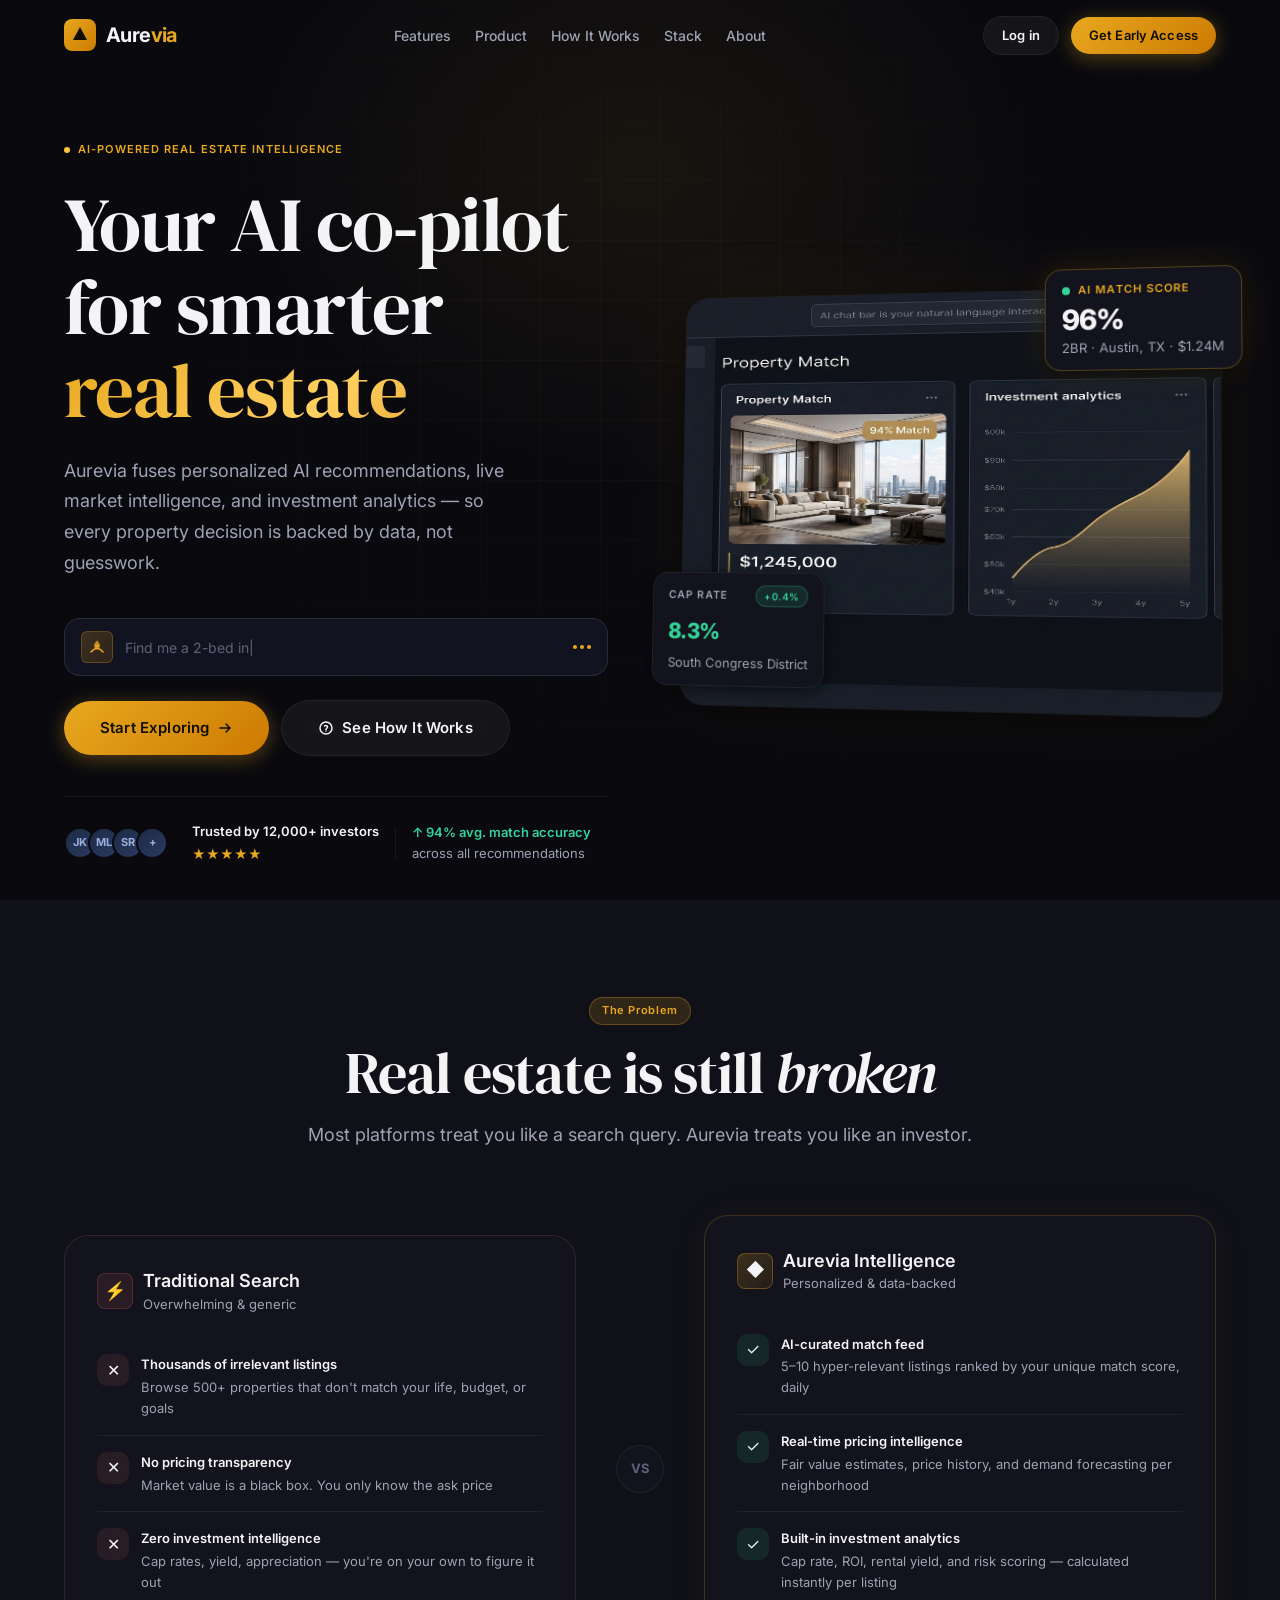
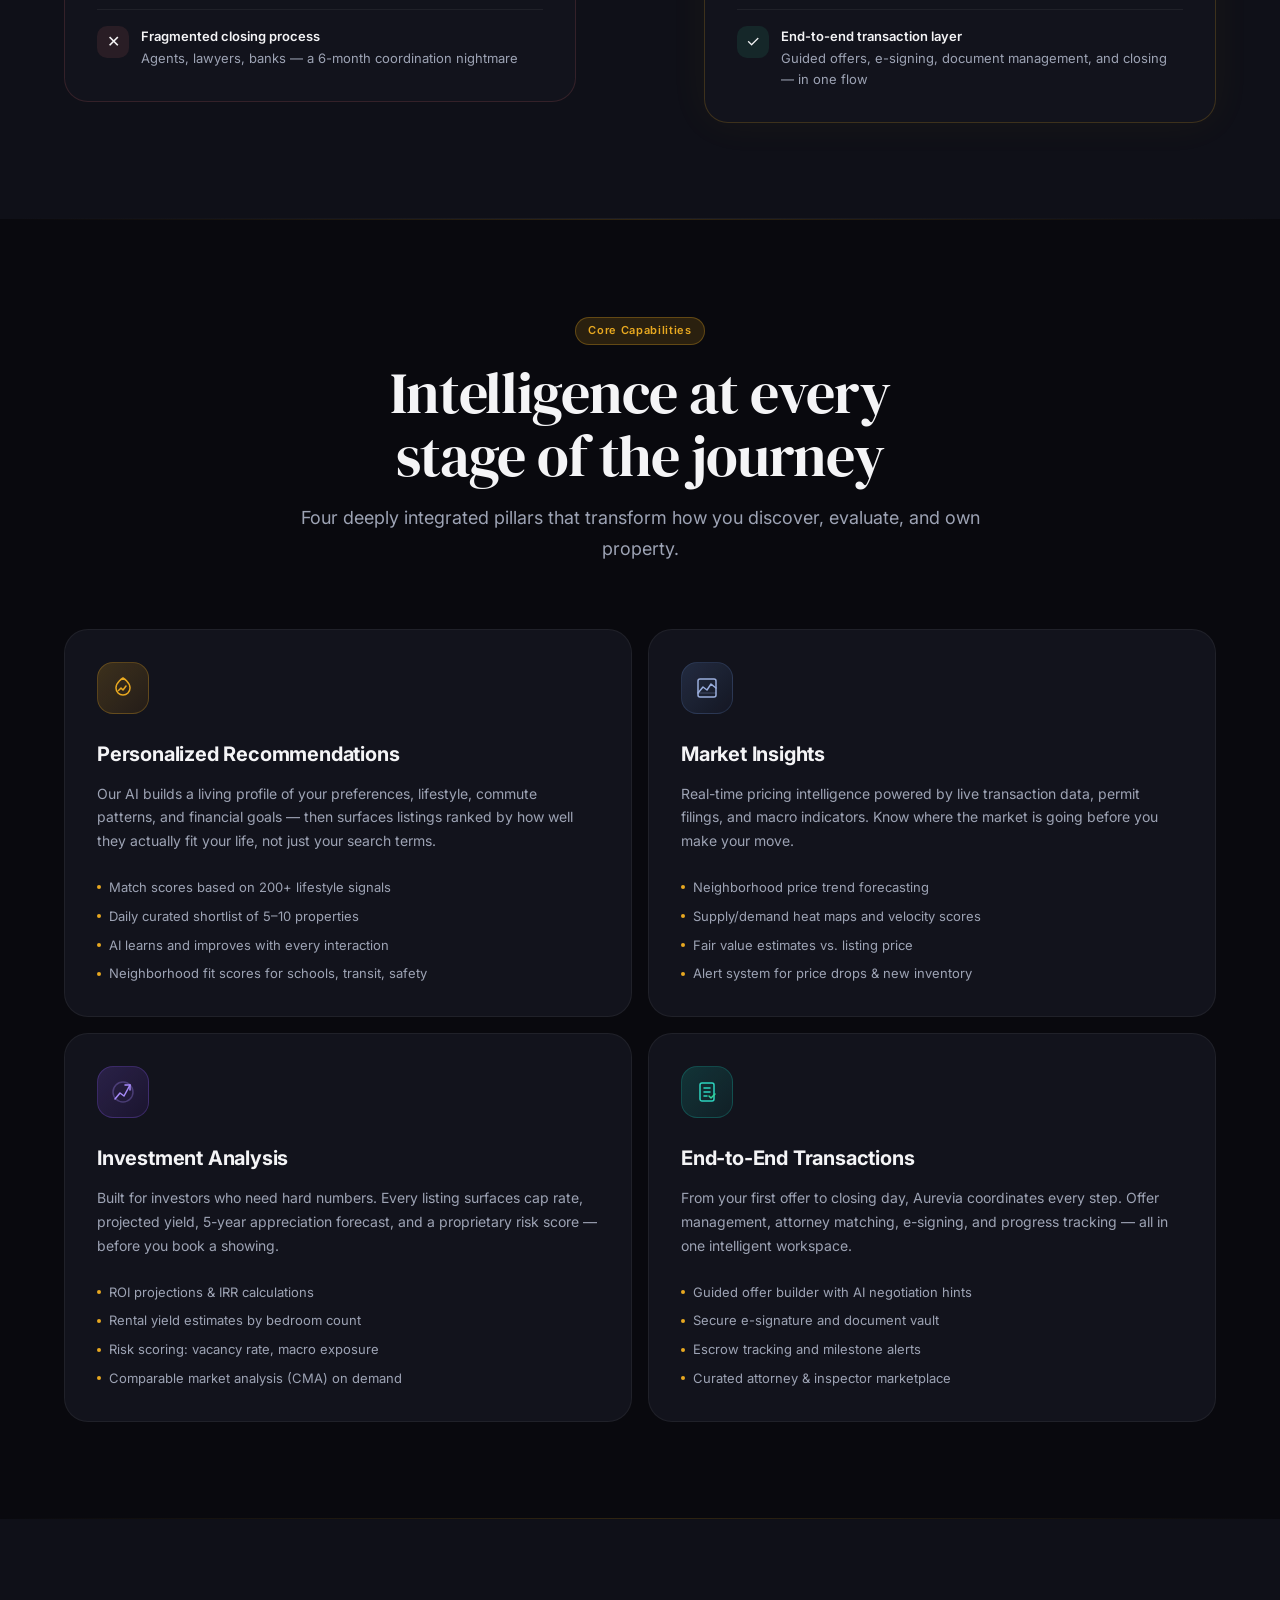
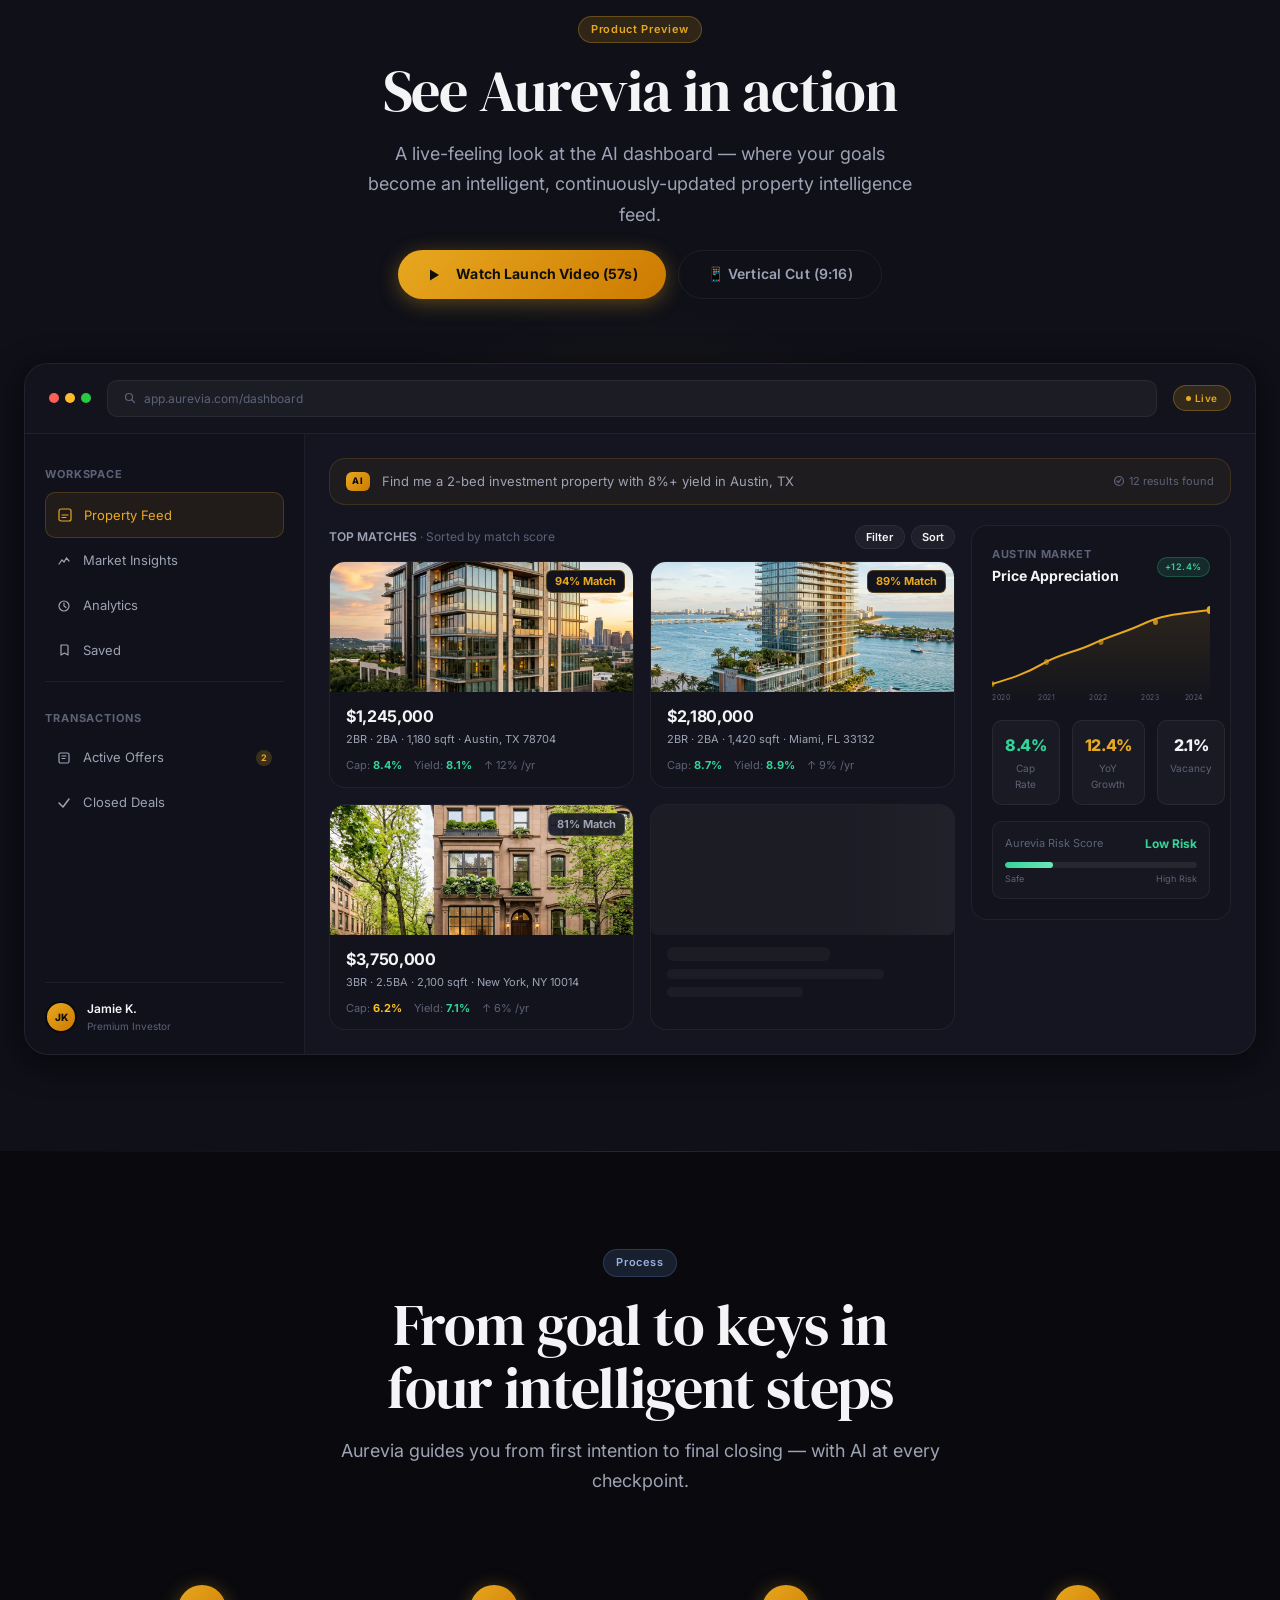
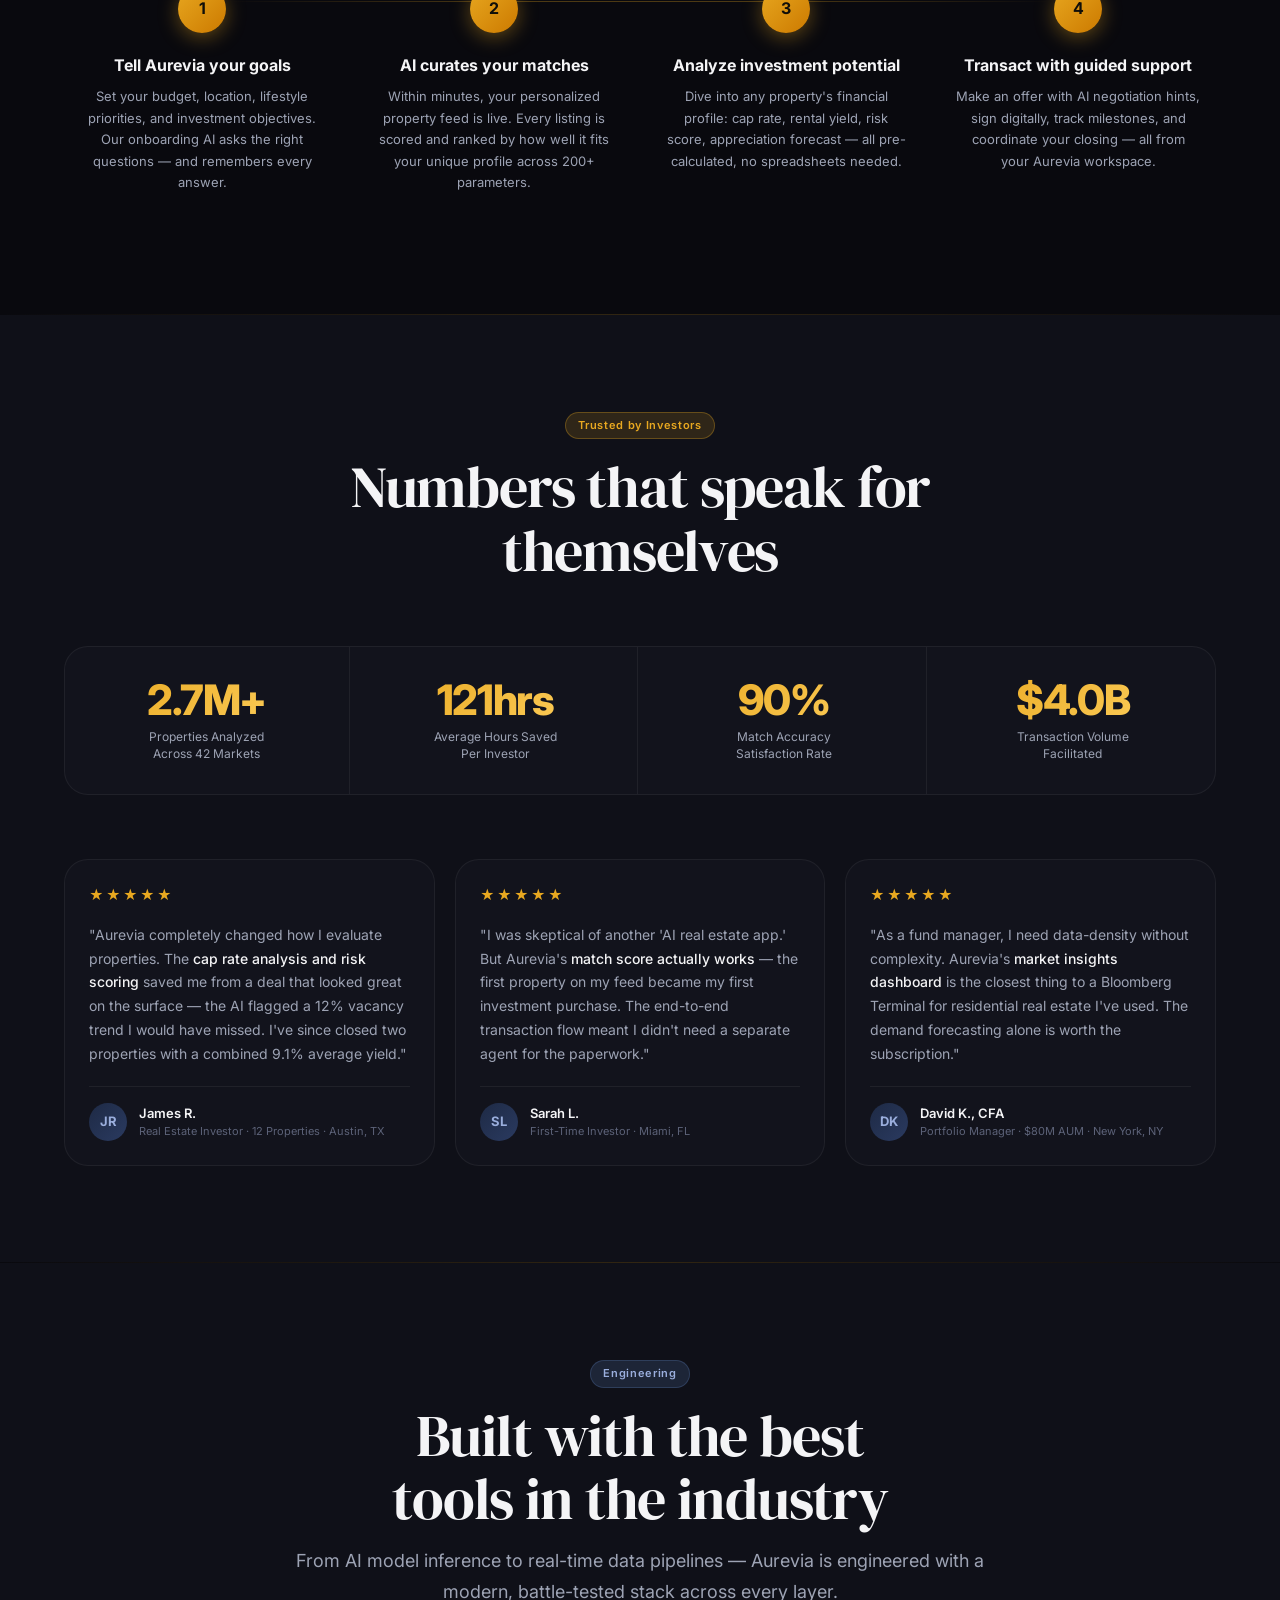
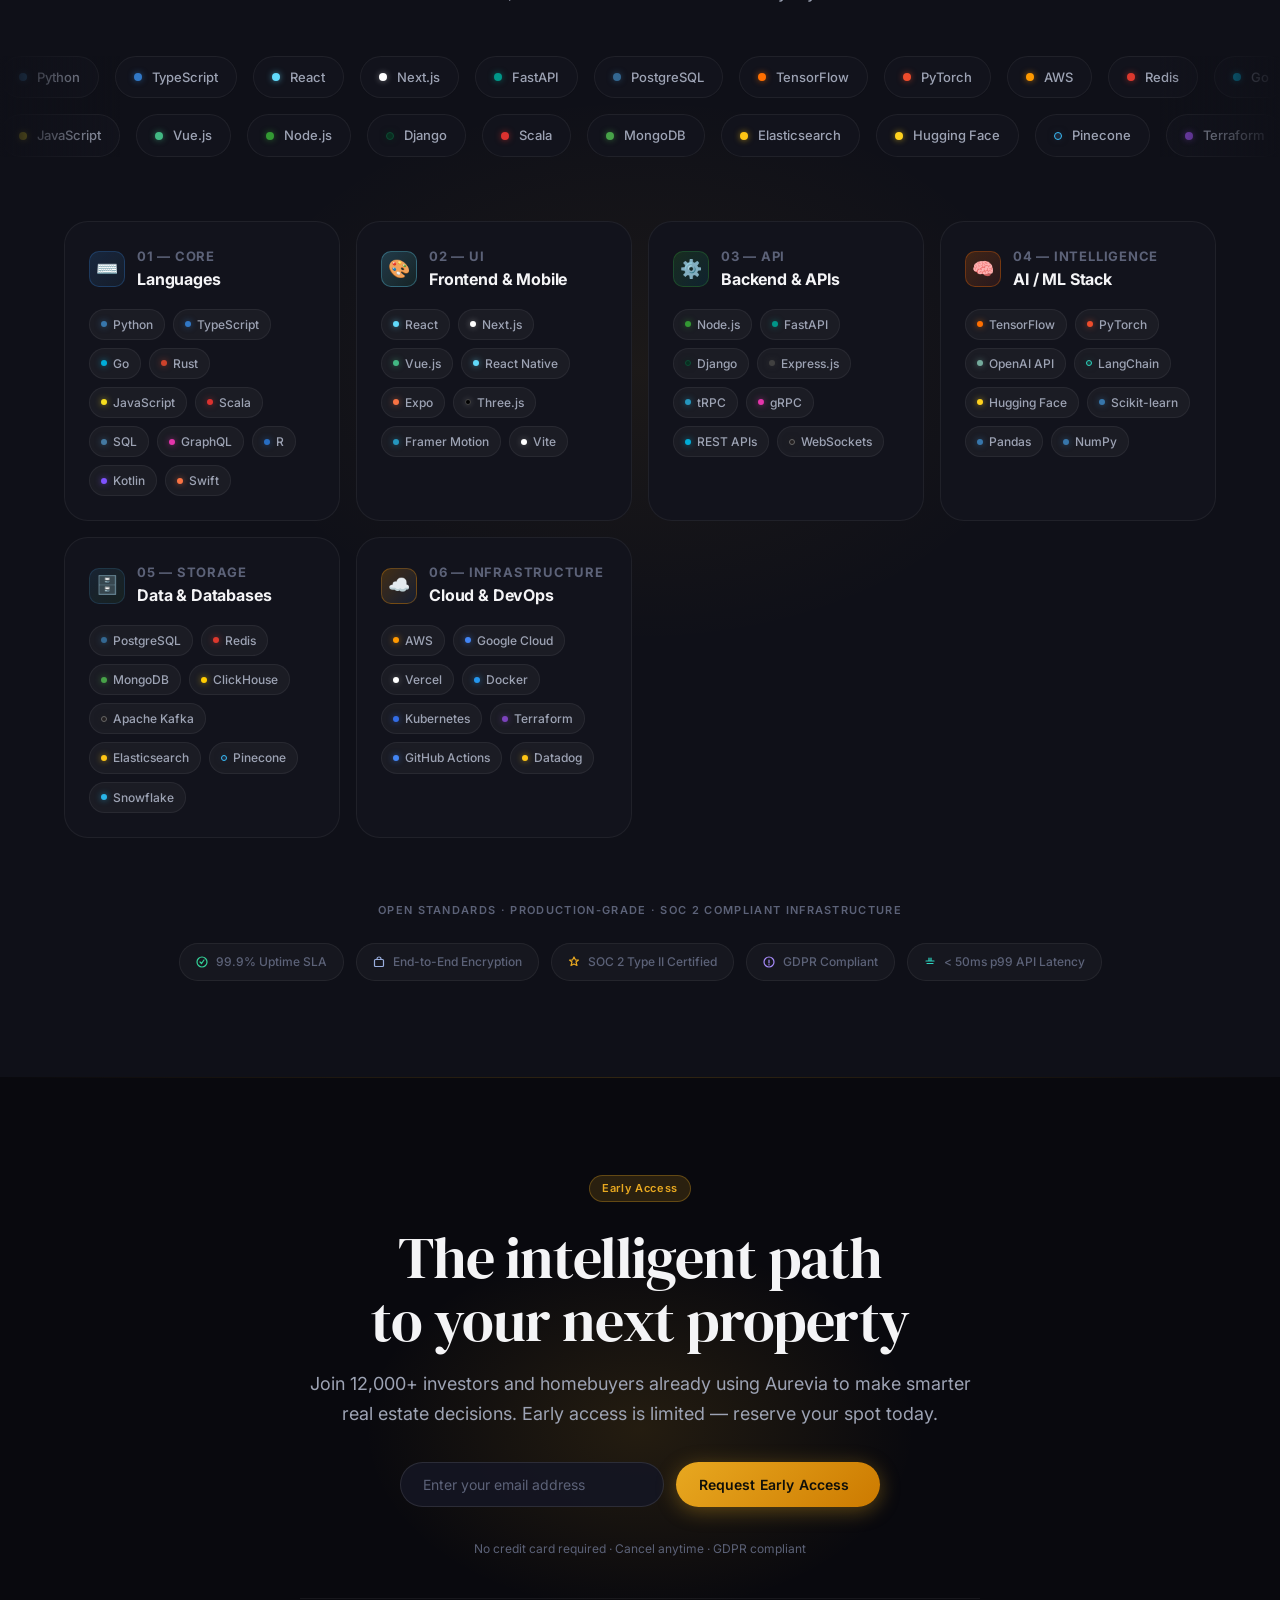
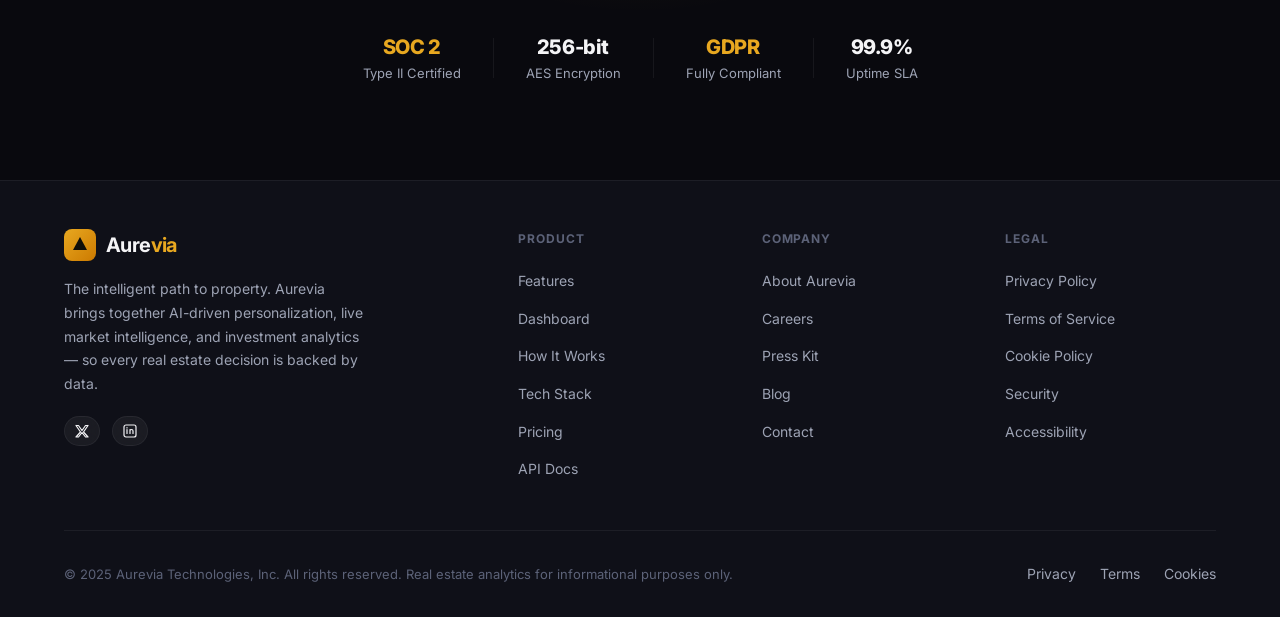
<file: index.html>
<!DOCTYPE html>
<html lang="en">
<head>
  <meta charset="UTF-8">
  <meta name="viewport" content="width=device-width, initial-scale=1.0">
  <meta name="description" content="Aurevia — The AI-powered real estate intelligence platform. Discover, analyze, and transact properties smarter with personalized AI recommendations, market insights, and investment analytics.">
  <meta name="keywords" content="AI real estate, property intelligence, market insights, investment analytics, property search, real estate technology">
  <meta property="og:title" content="Aurevia — AI-Powered Real Estate Intelligence">
  <meta property="og:description" content="The intelligent path to property. AI-driven personalization, market insights, and investment analytics in one premium platform.">
  <meta property="og:type" content="website">
  <title>Aurevia — The Intelligent Path to Property</title>
  <link rel="stylesheet" href="styles.css">
  <!-- Favicon: inline SVG data URI -->
  <link rel="icon" href="data:image/svg+xml,<svg xmlns='http://www.w3.org/2000/svg' viewBox='0 0 32 32'><rect width='32' height='32' rx='8' fill='%23E8A820'/><text x='50%' y='56%' dominant-baseline='middle' text-anchor='middle' fill='%230F0E09' font-size='18' font-weight='bold' font-family='serif'>A</text></svg>">
</head>
<body>

  <!-- ==========================================
       NAVIGATION
       ========================================== -->
  <nav class="nav" id="mainNav" role="navigation" aria-label="Main navigation">
    <div class="container">
      <div class="nav-inner">

        <!-- Logo -->
        <a href="#hero" class="nav-logo" aria-label="Aurevia home">
          <div class="nav-logo-icon" aria-hidden="true">
            <svg viewBox="0 0 18 18" xmlns="http://www.w3.org/2000/svg">
              <path d="M9 1L16 14H2L9 1Z"/>
            </svg>
          </div>
          <span class="nav-logo-text">Aure<span>via</span></span>
        </a>

        <!-- Nav Links -->
        <ul class="nav-links" role="list">
          <li><a href="#features" class="nav-link">Features</a></li>
          <li><a href="#product" class="nav-link">Product</a></li>
          <li><a href="#how-it-works" class="nav-link">How It Works</a></li>
          <li><a href="#tech-stack" class="nav-link">Stack</a></li>
          <li><a href="#social-proof" class="nav-link">About</a></li>
        </ul>

        <!-- Actions -->
        <div class="nav-actions">
          <a href="#cta" class="btn btn-ghost btn-sm" id="nav-login-btn">Log in</a>
          <a href="#cta" class="btn btn-primary btn-sm" id="nav-cta-btn">
            <span>Get Early Access</span>
          </a>
        </div>

        <!-- Hamburger (mobile) -->
        <button class="hamburger" id="hamburgerBtn" aria-label="Open menu" aria-expanded="false">
          <span></span><span></span><span></span>
        </button>
      </div>
    </div>
  </nav>

  <!-- Mobile Menu -->
  <div class="mobile-menu" id="mobileMenu" role="dialog" aria-modal="true" aria-label="Mobile navigation">
    <button class="mobile-menu-close" id="mobileMenuClose" aria-label="Close menu">✕</button>
    <a href="#features" class="mobile-menu-link" onclick="closeMobileMenu()">Features</a>
    <a href="#product" class="mobile-menu-link" onclick="closeMobileMenu()">Product</a>
    <a href="#how-it-works" class="mobile-menu-link" onclick="closeMobileMenu()">How It Works</a>
    <a href="#tech-stack" class="mobile-menu-link" onclick="closeMobileMenu()">Stack</a>
    <a href="#social-proof" class="mobile-menu-link" onclick="closeMobileMenu()">About</a>
    <a href="#cta" class="btn btn-primary" onclick="closeMobileMenu()"><span>Get Early Access</span></a>
  </div>

  <main>

    <!-- ==========================================
         HERO SECTION
         ========================================== -->
    <section id="hero" aria-label="Hero section">
      <div class="hero-bg" aria-hidden="true"></div>
      <div class="container hero-inner">
        <div class="hero-content">

          <!-- Text Column -->
          <div class="hero-text-col">

            <!-- Eyebrow -->
            <div class="hero-eyebrow reveal">
              <div class="hero-eyebrow-dot" aria-hidden="true"></div>
              <span class="label text-gold">AI-Powered Real Estate Intelligence</span>
            </div>

            <!-- Headline -->
            <h1 class="display-xl hero-headline reveal reveal-delay-1">
              <span class="line-1">Your AI co‑pilot</span>
              <span class="line-1">for smarter</span>
              <span class="line-gold">real estate</span>
            </h1>

            <!-- Subheadline -->
            <p class="body-lg hero-subheadline text-muted reveal reveal-delay-2">
              Aurevia fuses personalized AI recommendations, live market intelligence, 
              and investment analytics — so every property decision is backed by data, 
              not guesswork.
            </p>

            <!-- AI Search Bar -->
            <div class="ai-search-bar reveal reveal-delay-3" id="heroSearchBar" role="search" tabindex="0">
              <div class="ai-search-icon" aria-hidden="true">
                <svg width="16" height="16" viewBox="0 0 16 16" fill="none" xmlns="http://www.w3.org/2000/svg">
                  <path d="M8 1.5C8 1.5 5 4 5 7C5 8.66 6.34 10 8 10C9.66 10 11 8.66 11 7C11 4 8 1.5 8 1.5Z" fill="#E8A820" opacity="0.8"/>
                  <path d="M2 13C4 10.5 6 9.5 8 9.5C10 9.5 12 10.5 14 13" stroke="#E8A820" stroke-width="1.5" stroke-linecap="round"/>
                  <circle cx="8" cy="7" r="1.5" fill="#E8A820"/>
                </svg>
              </div>
              <input
                type="text"
                class="ai-search-input"
                id="aiSearchInput"
                placeholder="Ask Aurevia anything about real estate..."
                aria-label="Ask Aurevia a question"
              />
              <div class="ai-typing-indicator" id="typingIndicator" aria-hidden="true">
                <span></span><span></span><span></span>
              </div>
            </div>

            <!-- CTA Row -->
            <div class="hero-cta-row reveal reveal-delay-4">
              <a href="#cta" class="btn btn-primary btn-lg" id="hero-primary-cta">
                <span>Start Exploring</span>
                <svg width="16" height="16" viewBox="0 0 16 16" fill="none" aria-hidden="true">
                  <path d="M3 8H13M13 8L9 4M13 8L9 12" stroke="currentColor" stroke-width="1.5" stroke-linecap="round"/>
                </svg>
              </a>
              <a href="#product" class="btn btn-ghost btn-lg" id="hero-secondary-cta">
                <svg width="16" height="16" viewBox="0 0 16 16" fill="none" aria-hidden="true">
                  <circle cx="8" cy="8" r="6" stroke="currentColor" stroke-width="1.5"/>
                  <path d="M6.5 6C6.5 6 7 5.5 8 5.5C9 5.5 9.5 6.2 9.5 7C9.5 8 8 8.5 8 9.5" stroke="currentColor" stroke-width="1.5" stroke-linecap="round"/>
                  <circle cx="8" cy="11" r="0.75" fill="currentColor"/>
                </svg>
                See How It Works
              </a>
            </div>

            <!-- Social Proof -->
            <div class="hero-social-proof reveal reveal-delay-5">
              <div class="hero-avatars" aria-hidden="true">
                <div class="hero-avatar">JK</div>
                <div class="hero-avatar">ML</div>
                <div class="hero-avatar">SR</div>
                <div class="hero-avatar">+</div>
              </div>
              <div>
                <p class="body-sm" style="font-weight:600;">Trusted by 12,000+ investors</p>
                <div style="display:flex;gap:2px;margin-top:2px;" aria-label="5 star rating">
                  <span style="color:#E8A820;font-size:13px;">★★★★★</span>
                </div>
              </div>
              <div style="height:32px;width:1px;background:var(--color-border);"></div>
              <div>
                <p class="body-sm" style="font-weight:600;color:var(--color-success);">↑ 94% avg. match accuracy</p>
                <p class="body-sm text-muted">across all recommendations</p>
              </div>
            </div>

          </div>

          <!-- Visual Column -->
          <div class="hero-visual-col reveal reveal-delay-2">
            <div class="hero-dashboard">
              <!-- Main dashboard image -->
              <img
                src="img_hero.png"
                alt="Aurevia AI dashboard showing property matches and market analytics"
                class="hero-dashboard-img"
                width="640"
                height="420"
              />

              <!-- Floating match badge -->
              <div class="hero-float-card hero-match-badge" aria-hidden="true">
                <div style="display:flex;align-items:center;gap:8px;margin-bottom:6px;">
                  <div style="width:8px;height:8px;border-radius:50%;background:#34D399;animation:pulse-dot 2s ease-in-out infinite;"></div>
                  <span class="label text-gold">AI Match Score</span>
                </div>
                <div style="font-size:28px;font-weight:800;letter-spacing:-0.03em;line-height:1;margin-bottom:4px;">96%</div>
                <p class="body-sm text-muted">2BR · Austin, TX · $1.24M</p>
              </div>

              <!-- Floating insight card -->
              <div class="hero-float-card hero-insight-card" aria-hidden="true" style="animation-delay:-3s;">
                <div style="display:flex;align-items:center;justify-content:space-between;margin-bottom:8px;">
                  <span class="label text-muted">Cap Rate</span>
                  <span class="badge badge-success" style="font-size:10px;padding:2px 8px;">+0.4%</span>
                </div>
                <div style="font-size:22px;font-weight:800;letter-spacing:-0.03em;color:var(--color-success);">8.3%</div>
                <p class="body-sm text-muted" style="margin-top:4px;">South Congress District</p>
              </div>

            </div>
          </div>

        </div>
      </div>
    </section>

    <!-- ==========================================
         PROBLEM / VALUE FRAMING
         ========================================== -->
    <section id="problem" class="section" aria-labelledby="problem-heading">
      <div class="container">

        <div class="section-header">
          <div class="section-eyebrow">
            <span class="badge badge-gold">The Problem</span>
          </div>
          <h2 class="display-lg reveal" id="problem-heading">Real estate is still <em class="italic">broken</em></h2>
          <p class="body-lg text-muted reveal reveal-delay-1" style="margin-top:16px;">
            Most platforms treat you like a search query. Aurevia treats you like an investor.
          </p>
        </div>

        <div class="problem-grid">

          <!-- Traditional Column -->
          <div class="problem-col traditional reveal">
            <div style="display:flex;align-items:center;gap:10px;margin-bottom:24px;">
              <div style="width:36px;height:36px;border-radius:8px;background:rgba(248,113,113,0.1);border:1px solid rgba(248,113,113,0.2);display:flex;align-items:center;justify-content:center;font-size:18px;" aria-hidden="true">⚡</div>
              <div>
                <h3 class="heading-sm">Traditional Search</h3>
                <p class="body-sm text-muted">Overwhelming &amp; generic</p>
              </div>
            </div>

            <div class="problem-row">
              <div class="problem-icon-wrap bad" aria-hidden="true">✕</div>
              <div>
                <p class="body-sm" style="font-weight:600;margin-bottom:2px;">Thousands of irrelevant listings</p>
                <p class="body-sm text-muted">Browse 500+ properties that don't match your life, budget, or goals</p>
              </div>
            </div>
            <div class="problem-row">
              <div class="problem-icon-wrap bad" aria-hidden="true">✕</div>
              <div>
                <p class="body-sm" style="font-weight:600;margin-bottom:2px;">No pricing transparency</p>
                <p class="body-sm text-muted">Market value is a black box. You only know the ask price</p>
              </div>
            </div>
            <div class="problem-row">
              <div class="problem-icon-wrap bad" aria-hidden="true">✕</div>
              <div>
                <p class="body-sm" style="font-weight:600;margin-bottom:2px;">Zero investment intelligence</p>
                <p class="body-sm text-muted">Cap rates, yield, appreciation — you're on your own to figure it out</p>
              </div>
            </div>
            <div class="problem-row">
              <div class="problem-icon-wrap bad" aria-hidden="true">✕</div>
              <div>
                <p class="body-sm" style="font-weight:600;margin-bottom:2px;">Fragmented closing process</p>
                <p class="body-sm text-muted">Agents, lawyers, banks — a 6-month coordination nightmare</p>
              </div>
            </div>
          </div>

          <!-- VS Divider -->
          <div class="problem-divider" aria-hidden="true">
            <div style="width:48px;height:48px;border-radius:50%;background:var(--color-bg-card);border:1px solid var(--color-border);display:flex;align-items:center;justify-content:center;font-size:13px;font-weight:700;color:var(--color-text-tertiary);">VS</div>
          </div>

          <!-- Aurevia Column -->
          <div class="problem-col aurevia reveal reveal-delay-2">
            <div style="display:flex;align-items:center;gap:10px;margin-bottom:24px;">
              <div style="width:36px;height:36px;border-radius:8px;background:linear-gradient(135deg,rgba(232,168,32,0.2),rgba(204,122,0,0.1));border:1px solid rgba(232,168,32,0.3);display:flex;align-items:center;justify-content:center;font-size:18px;" aria-hidden="true">◆</div>
              <div>
                <h3 class="heading-sm">Aurevia Intelligence</h3>
                <p class="body-sm text-muted">Personalized &amp; data-backed</p>
              </div>
            </div>

            <div class="problem-row">
              <div class="problem-icon-wrap good" aria-hidden="true">✓</div>
              <div>
                <p class="body-sm" style="font-weight:600;margin-bottom:2px;">AI-curated match feed</p>
                <p class="body-sm text-muted">5–10 hyper-relevant listings ranked by your unique match score, daily</p>
              </div>
            </div>
            <div class="problem-row">
              <div class="problem-icon-wrap good" aria-hidden="true">✓</div>
              <div>
                <p class="body-sm" style="font-weight:600;margin-bottom:2px;">Real-time pricing intelligence</p>
                <p class="body-sm text-muted">Fair value estimates, price history, and demand forecasting per neighborhood</p>
              </div>
            </div>
            <div class="problem-row">
              <div class="problem-icon-wrap good" aria-hidden="true">✓</div>
              <div>
                <p class="body-sm" style="font-weight:600;margin-bottom:2px;">Built-in investment analytics</p>
                <p class="body-sm text-muted">Cap rate, ROI, rental yield, and risk scoring — calculated instantly per listing</p>
              </div>
            </div>
            <div class="problem-row">
              <div class="problem-icon-wrap good" aria-hidden="true">✓</div>
              <div>
                <p class="body-sm" style="font-weight:600;margin-bottom:2px;">End-to-end transaction layer</p>
                <p class="body-sm text-muted">Guided offers, e-signing, document management, and closing — in one flow</p>
              </div>
            </div>
          </div>

        </div>
      </div>
    </section>

    <div class="section-divider" aria-hidden="true"></div>

    <!-- ==========================================
         FEATURES GRID
         ========================================== -->
    <section id="features" class="section" aria-labelledby="features-heading">
      <div class="container">

        <div class="section-header">
          <div class="section-eyebrow">
            <span class="badge badge-gold">Core Capabilities</span>
          </div>
          <h2 class="display-lg reveal" id="features-heading">
            Intelligence at every<br>stage of the journey
          </h2>
          <p class="body-lg text-muted reveal reveal-delay-1" style="margin-top:16px;">
            Four deeply integrated pillars that transform how you discover, evaluate, and own property.
          </p>
        </div>

        <div class="features-grid">

          <!-- Feature 1: Personalized Recommendations -->
          <div class="feature-card reveal" id="feature-recs">
            <div class="feature-icon gold" aria-hidden="true">
              <svg width="26" height="26" viewBox="0 0 26 26" fill="none">
                <path d="M13 3C13 3 6 7 6 13C6 16.87 9.13 20 13 20C16.87 20 20 16.87 20 13C20 7 13 3 13 3Z" stroke="#E8A820" stroke-width="1.5" stroke-linejoin="round"/>
                <path d="M8.5 15.5L11 13L13 15L16 11" stroke="#E8A820" stroke-width="1.5" stroke-linecap="round" stroke-linejoin="round"/>
              </svg>
            </div>
            <h3>Personalized Recommendations</h3>
            <p>
              Our AI builds a living profile of your preferences, lifestyle, commute patterns, 
              and financial goals — then surfaces listings ranked by how well they actually fit 
              your life, not just your search terms.
            </p>
            <ul class="feature-bullets" role="list">
              <li class="feature-bullet">Match scores based on 200+ lifestyle signals</li>
              <li class="feature-bullet">Daily curated shortlist of 5–10 properties</li>
              <li class="feature-bullet">AI learns and improves with every interaction</li>
              <li class="feature-bullet">Neighborhood fit scores for schools, transit, safety</li>
            </ul>
          </div>

          <!-- Feature 2: Market Insights -->
          <div class="feature-card reveal reveal-delay-1" id="feature-insights">
            <div class="feature-icon blue" aria-hidden="true">
              <svg width="26" height="26" viewBox="0 0 26 26" fill="none">
                <path d="M4 18L9 12L13 15L17 9L22 13" stroke="#9AAEDD" stroke-width="1.5" stroke-linecap="round" stroke-linejoin="round"/>
                <rect x="4" y="4" width="18" height="18" rx="2" stroke="#9AAEDD" stroke-width="1.5"/>
                <path d="M4 18H22" stroke="#9AAEDD" stroke-width="1" opacity="0.3"/>
              </svg>
            </div>
            <h3>Market Insights</h3>
            <p>
              Real-time pricing intelligence powered by live transaction data, 
              permit filings, and macro indicators. Know where the market is going 
              before you make your move.
            </p>
            <ul class="feature-bullets" role="list">
              <li class="feature-bullet">Neighborhood price trend forecasting</li>
              <li class="feature-bullet">Supply/demand heat maps and velocity scores</li>
              <li class="feature-bullet">Fair value estimates vs. listing price</li>
              <li class="feature-bullet">Alert system for price drops &amp; new inventory</li>
            </ul>
          </div>

          <!-- Feature 3: Investment Analysis -->
          <div class="feature-card reveal reveal-delay-2" id="feature-invest">
            <div class="feature-icon purple" aria-hidden="true">
              <svg width="26" height="26" viewBox="0 0 26 26" fill="none">
                <path d="M5 20L10 14L14 17L20 6" stroke="#A78BFA" stroke-width="1.5" stroke-linecap="round" stroke-linejoin="round"/>
                <path d="M20 6H15M20 6V11" stroke="#A78BFA" stroke-width="1.5" stroke-linecap="round"/>
                <circle cx="13" cy="13" r="10" stroke="#A78BFA" stroke-width="1.5" opacity="0.3"/>
              </svg>
            </div>
            <h3>Investment Analysis</h3>
            <p>
              Built for investors who need hard numbers. Every listing surfaces 
              cap rate, projected yield, 5-year appreciation forecast, and a 
              proprietary risk score — before you book a showing.
            </p>
            <ul class="feature-bullets" role="list">
              <li class="feature-bullet">ROI projections &amp; IRR calculations</li>
              <li class="feature-bullet">Rental yield estimates by bedroom count</li>
              <li class="feature-bullet">Risk scoring: vacancy rate, macro exposure</li>
              <li class="feature-bullet">Comparable market analysis (CMA) on demand</li>
            </ul>
          </div>

          <!-- Feature 4: End-to-End Transactions -->
          <div class="feature-card reveal reveal-delay-3" id="feature-tx">
            <div class="feature-icon teal" aria-hidden="true">
              <svg width="26" height="26" viewBox="0 0 26 26" fill="none">
                <path d="M8 4H18C19.1 4 20 4.9 20 6V20C20 21.1 19.1 22 18 22H8C6.9 22 6 21.1 6 20V6C6 4.9 6.9 4 8 4Z" stroke="#2DD4BF" stroke-width="1.5"/>
                <path d="M10 9H16M10 13H16M10 17H13" stroke="#2DD4BF" stroke-width="1.5" stroke-linecap="round"/>
                <path d="M15 17L17 19L21 15" stroke="#34D399" stroke-width="1.5" stroke-linecap="round" stroke-linejoin="round"/>
              </svg>
            </div>
            <h3>End-to-End Transactions</h3>
            <p>
              From your first offer to closing day, Aurevia coordinates every step. 
              Offer management, attorney matching, e-signing, and progress tracking — 
              all in one intelligent workspace.
            </p>
            <ul class="feature-bullets" role="list">
              <li class="feature-bullet">Guided offer builder with AI negotiation hints</li>
              <li class="feature-bullet">Secure e-signature and document vault</li>
              <li class="feature-bullet">Escrow tracking and milestone alerts</li>
              <li class="feature-bullet">Curated attorney &amp; inspector marketplace</li>
            </ul>
          </div>

        </div>
      </div>
    </section>

    <div class="section-divider" aria-hidden="true"></div>

    <!-- ==========================================
         PRODUCT SHOWCASE / INTERACTIVE DASHBOARD
         ========================================== -->
    <section id="product" class="section" aria-labelledby="product-heading">
      <div class="container-wide">

        <div class="section-header">
          <div class="section-eyebrow">
            <span class="badge badge-gold">Product Preview</span>
          </div>
          <h2 class="display-lg reveal" id="product-heading">See Aurevia in action</h2>
          <p class="body-lg text-muted reveal reveal-delay-1" style="margin-top:16px;max-width:560px;margin-left:auto;margin-right:auto;">
            A live-feeling look at the AI dashboard — where your goals become an intelligent, 
            continuously-updated property intelligence feed.
          </p>
          <div style="margin-top:20px;display:flex;justify-content:center;gap:12px;" class="reveal reveal-delay-2">
            <a href="demo.html" target="_blank" class="btn btn-gold" aria-label="Watch 57-second SaaS product launch video">
              <svg width="16" height="16" viewBox="0 0 16 16" fill="currentColor" aria-hidden="true" style="margin-right:6px;"><path d="M4 2.5l9 5.5-9 5.5v-11z"/></svg>
              Watch Launch Video (57s)
            </a>
            <a href="demo_9x16.html" target="_blank" class="btn btn-outline" aria-label="Watch 9:16 vertical mobile video cutdown">
              📱 Vertical Cut (9:16)
            </a>
          </div>
        </div>

        <!-- Dashboard Shell -->
        <div class="dashboard-shell reveal" id="dashboardShell">

          <!-- Top Bar -->
          <div class="dashboard-topbar">
            <div class="dashboard-dots" aria-hidden="true">
              <div class="dashboard-dot dot-red"></div>
              <div class="dashboard-dot dot-yellow"></div>
              <div class="dashboard-dot dot-green"></div>
            </div>
            <div class="dashboard-search">
              <svg width="12" height="12" viewBox="0 0 12 12" fill="none" aria-hidden="true">
                <circle cx="5" cy="5" r="3.5" stroke="currentColor" stroke-width="1.2"/>
                <path d="M8 8L10.5 10.5" stroke="currentColor" stroke-width="1.2" stroke-linecap="round"/>
              </svg>
              <span>app.aurevia.com/dashboard</span>
            </div>
            <div style="display:flex;align-items:center;gap:8px;margin-left:auto;">
              <div class="badge badge-gold" style="font-size:10px;gap:4px;">
                <span style="width:5px;height:5px;border-radius:50%;background:var(--color-text-gold);display:inline-block;animation:pulse-dot 2s infinite;"></span>
                Live
              </div>
            </div>
          </div>

          <!-- Body -->
          <div class="dashboard-body">

            <!-- Sidebar -->
            <nav class="dashboard-sidebar" aria-label="Dashboard navigation">
              <div style="padding:8px 0;border-bottom:1px solid var(--color-border);margin-bottom:8px;">
                <div style="font-size:11px;font-weight:700;letter-spacing:0.08em;color:var(--color-text-tertiary);text-transform:uppercase;padding:4px 0 8px;">Workspace</div>
                <div class="dashboard-nav-item active" tabindex="0" role="button">
                  <svg width="14" height="14" viewBox="0 0 14 14" fill="none" aria-hidden="true"><rect x="1" y="1" width="12" height="12" rx="2" stroke="currentColor" stroke-width="1.2"/><path d="M4 7h6M4 9.5h4" stroke="currentColor" stroke-width="1.2" stroke-linecap="round"/></svg>
                  Property Feed
                </div>
                <div class="dashboard-nav-item" tabindex="0" role="button">
                  <svg width="14" height="14" viewBox="0 0 14 14" fill="none" aria-hidden="true"><path d="M2 10L5 6L7 8L9.5 4L12 7" stroke="currentColor" stroke-width="1.2" stroke-linecap="round"/></svg>
                  Market Insights
                </div>
                <div class="dashboard-nav-item" tabindex="0" role="button">
                  <svg width="14" height="14" viewBox="0 0 14 14" fill="none" aria-hidden="true"><circle cx="7" cy="7" r="5" stroke="currentColor" stroke-width="1.2"/><path d="M7 4v3l2 1.5" stroke="currentColor" stroke-width="1.2" stroke-linecap="round"/></svg>
                  Analytics
                </div>
                <div class="dashboard-nav-item" tabindex="0" role="button">
                  <svg width="14" height="14" viewBox="0 0 14 14" fill="none" aria-hidden="true"><path d="M4 2h6a1 1 0 0 1 1 1v9l-3.5-2L4 12V3a1 1 0 0 1 1-1h-1Z" stroke="currentColor" stroke-width="1.2" stroke-linejoin="round"/></svg>
                  Saved
                </div>
              </div>

              <div>
                <div style="font-size:11px;font-weight:700;letter-spacing:0.08em;color:var(--color-text-tertiary);text-transform:uppercase;padding:4px 0 8px;">Transactions</div>
                <div class="dashboard-nav-item" tabindex="0" role="button">
                  <svg width="14" height="14" viewBox="0 0 14 14" fill="none" aria-hidden="true"><rect x="2" y="2" width="10" height="10" rx="1.5" stroke="currentColor" stroke-width="1.2"/><path d="M5 5h4M5 7.5h3" stroke="currentColor" stroke-width="1.2" stroke-linecap="round"/></svg>
                  Active Offers
                  <span style="margin-left:auto;background:rgba(232,168,32,0.2);color:var(--color-text-gold);font-size:9px;font-weight:700;padding:1px 5px;border-radius:100px;">2</span>
                </div>
                <div class="dashboard-nav-item" tabindex="0" role="button">
                  <svg width="14" height="14" viewBox="0 0 14 14" fill="none" aria-hidden="true"><path d="M2 7l4 4L12 3" stroke="currentColor" stroke-width="1.5" stroke-linecap="round" stroke-linejoin="round"/></svg>
                  Closed Deals
                </div>
              </div>

              <!-- User profile -->
              <div style="margin-top:auto;padding-top:16px;border-top:1px solid var(--color-border);display:flex;align-items:center;gap:10px;">
                <div class="hero-avatar" style="font-size:10px;background:linear-gradient(135deg,#E8A820,#CC7A00);color:#0F0E09;font-weight:800;">JK</div>
                <div>
                  <p style="font-size:12px;font-weight:600;">Jamie K.</p>
                  <p style="font-size:10px;color:var(--color-text-tertiary);">Premium Investor</p>
                </div>
              </div>
            </nav>

            <!-- Main Content -->
            <div class="dashboard-main">

              <!-- AI Search Bar in dashboard -->
              <div class="dashboard-ai-bar" role="search">
                <div class="dashboard-ai-badge" aria-label="Aurevia AI">AI</div>
                <span id="dashboardQuery" style="flex:1;font-size:13px;color:var(--color-text-secondary);">
                  Find me a 2-bed investment property with 8%+ yield in Austin, TX
                </span>
                <div style="display:flex;align-items:center;gap:4px;color:var(--color-text-tertiary);font-size:11px;">
                  <svg width="12" height="12" viewBox="0 0 12 12" fill="none" aria-hidden="true"><circle cx="6" cy="6" r="4.5" stroke="currentColor" stroke-width="1.2"/><path d="M4 6l1.5 1.5L8 4" stroke="currentColor" stroke-width="1.2" stroke-linecap="round"/></svg>
                  12 results found
                </div>
              </div>

              <!-- Top Row: Property feed + chart -->
              <div style="display:grid;grid-template-columns:1fr 260px;gap:16px;flex:1;">

                <!-- Property Feed -->
                <div>
                  <div style="display:flex;align-items:center;justify-content:space-between;margin-bottom:12px;">
                    <p style="font-size:12px;font-weight:600;color:var(--color-text-secondary);">
                      TOP MATCHES  <span style="color:var(--color-text-tertiary);font-weight:400;">· Sorted by match score</span>
                    </p>
                    <div style="display:flex;gap:6px;">
                      <button class="btn btn-ghost btn-sm" style="font-size:11px;padding:4px 10px;" aria-label="Filter results">Filter</button>
                      <button class="btn btn-ghost btn-sm" style="font-size:11px;padding:4px 10px;" aria-label="Sort results">Sort</button>
                    </div>
                  </div>

                  <div class="property-feed">

                    <!-- Property Card 1 -->
                    <article class="prop-card" id="prop-austin-1" tabindex="0" aria-label="Austin property 94% match">
                      <div class="prop-card-img">
                        <img src="img_austin.png" alt="Modern apartment building in Austin, Texas" loading="lazy"/>
                        <div class="prop-match-badge" aria-label="94% AI match">94% Match</div>
                      </div>
                      <div class="prop-card-body">
                        <p class="prop-price">$1,245,000</p>
                        <p class="prop-address">2BR · 2BA · 1,180 sqft · Austin, TX 78704</p>
                        <div class="prop-details">
                          <span>Cap: <strong style="color:var(--color-success);">8.4%</strong></span>
                          <span>Yield: <strong style="color:var(--color-success);">8.1%</strong></span>
                          <span>↑ 12% /yr</span>
                        </div>
                      </div>
                    </article>

                    <!-- Property Card 2 -->
                    <article class="prop-card" id="prop-miami-1" tabindex="0" aria-label="Miami property 89% match">
                      <div class="prop-card-img">
                        <img src="img_miami.png" alt="Luxury waterfront condo in Miami, Florida" loading="lazy"/>
                        <div class="prop-match-badge" aria-label="89% AI match">89% Match</div>
                      </div>
                      <div class="prop-card-body">
                        <p class="prop-price">$2,180,000</p>
                        <p class="prop-address">2BR · 2BA · 1,420 sqft · Miami, FL 33132</p>
                        <div class="prop-details">
                          <span>Cap: <strong style="color:var(--color-success);">8.7%</strong></span>
                          <span>Yield: <strong style="color:var(--color-success);">8.9%</strong></span>
                          <span>↑ 9% /yr</span>
                        </div>
                      </div>
                    </article>

                    <!-- Property Card 3 -->
                    <article class="prop-card" id="prop-nyc-1" tabindex="0" aria-label="New York City property 81% match">
                      <div class="prop-card-img">
                        <img src="img_nyc.png" alt="Elegant townhouse in New York City" loading="lazy"/>
                        <div class="prop-match-badge" style="background:rgba(20,22,35,0.9);border-color:rgba(255,255,255,0.15);color:var(--color-text-secondary);" aria-label="81% AI match">81% Match</div>
                      </div>
                      <div class="prop-card-body">
                        <p class="prop-price">$3,750,000</p>
                        <p class="prop-address">3BR · 2.5BA · 2,100 sqft · New York, NY 10014</p>
                        <div class="prop-details">
                          <span>Cap: <strong style="color:var(--color-warning);">6.2%</strong></span>
                          <span>Yield: <strong style="color:var(--color-success);">7.1%</strong></span>
                          <span>↑ 6% /yr</span>
                        </div>
                      </div>
                    </article>

                    <!-- Skeleton card (loading state) -->
                    <div class="prop-card" aria-hidden="true" style="pointer-events:none;">
                      <div style="height:130px;" class="skeleton"></div>
                      <div style="padding:12px 16px;display:flex;flex-direction:column;gap:8px;">
                        <div class="skeleton" style="height:14px;width:60%;"></div>
                        <div class="skeleton" style="height:10px;width:80%;"></div>
                        <div class="skeleton" style="height:10px;width:50%;"></div>
                      </div>
                    </div>

                  </div>
                </div>

                <!-- Analytics Panel -->
                <div>
                  <div class="analytics-panel" aria-label="Investment analytics panel">
                    <div class="analytics-header">
                      <div>
                        <p style="font-size:11px;font-weight:700;letter-spacing:0.06em;text-transform:uppercase;color:var(--color-text-tertiary);margin-bottom:2px;">Austin Market</p>
                        <p style="font-size:14px;font-weight:700;">Price Appreciation</p>
                      </div>
                      <div class="badge badge-success" style="font-size:9px;padding:2px 7px;">+12.4%</div>
                    </div>

                    <!-- SVG Chart -->
                    <div class="chart-container">
                      <svg viewBox="0 0 260 100" class="chart-svg" preserveAspectRatio="none" aria-label="Price appreciation chart showing upward trend">
                        <defs>
                          <linearGradient id="chartGradient" x1="0" y1="0" x2="0" y2="1">
                            <stop offset="0%" stop-color="#E8A820" stop-opacity="0.4"/>
                            <stop offset="100%" stop-color="#E8A820" stop-opacity="0"/>
                          </linearGradient>
                        </defs>
                        <!-- Area fill -->
                        <path class="mini-chart-area"
                          d="M0,80 C20,75 40,70 60,60 C80,50 100,48 120,40 C140,32 160,28 180,20 C200,12 220,10 240,8 L260,6 L260,100 L0,100 Z"
                        />
                        <!-- Line -->
                        <path class="mini-chart-line"
                          d="M0,80 C20,75 40,70 60,60 C80,50 100,48 120,40 C140,32 160,28 180,20 C200,12 220,10 240,8 L260,6"
                        />
                        <!-- Data points -->
                        <circle cx="0" cy="80" r="3" fill="#E8A820" opacity="0.6"/>
                        <circle cx="65" cy="58" r="3" fill="#E8A820" opacity="0.6"/>
                        <circle cx="130" cy="38" r="3" fill="#E8A820" opacity="0.6"/>
                        <circle cx="195" cy="18" r="3" fill="#E8A820" opacity="0.8"/>
                        <circle cx="260" cy="6" r="4" fill="#E8A820"/>
                        <!-- Labels -->
                        <text x="0" y="96" font-size="8" fill="#5C6278" font-family="Inter, sans-serif">2020</text>
                        <text x="55" y="96" font-size="8" fill="#5C6278" font-family="Inter, sans-serif">2021</text>
                        <text x="116" y="96" font-size="8" fill="#5C6278" font-family="Inter, sans-serif">2022</text>
                        <text x="178" y="96" font-size="8" fill="#5C6278" font-family="Inter, sans-serif">2023</text>
                        <text x="230" y="96" font-size="8" fill="#5C6278" font-family="Inter, sans-serif">2024</text>
                      </svg>
                    </div>

                    <!-- Stats Grid -->
                    <div class="analytics-stats" role="list">
                      <div class="analytics-stat" role="listitem">
                        <p style="font-size:16px;font-weight:800;letter-spacing:-0.02em;color:var(--color-success);">8.4%</p>
                        <p style="font-size:10px;color:var(--color-text-tertiary);margin-top:2px;">Cap Rate</p>
                      </div>
                      <div class="analytics-stat" role="listitem">
                        <p style="font-size:16px;font-weight:800;letter-spacing:-0.02em;color:var(--color-text-gold);">12.4%</p>
                        <p style="font-size:10px;color:var(--color-text-tertiary);margin-top:2px;">YoY Growth</p>
                      </div>
                      <div class="analytics-stat" role="listitem">
                        <p style="font-size:16px;font-weight:800;letter-spacing:-0.02em;">2.1%</p>
                        <p style="font-size:10px;color:var(--color-text-tertiary);margin-top:2px;">Vacancy</p>
                      </div>
                    </div>

                    <!-- Risk Score -->
                    <div style="margin-top:16px;padding:12px;background:rgba(255,255,255,0.02);border:1px solid var(--color-border);border-radius:var(--radius-md);">
                      <div style="display:flex;align-items:center;justify-content:space-between;margin-bottom:8px;">
                        <p style="font-size:11px;color:var(--color-text-tertiary);">Aurevia Risk Score</p>
                        <p style="font-size:12px;font-weight:700;color:var(--color-success);">Low Risk</p>
                      </div>
                      <div style="height:6px;background:rgba(255,255,255,0.07);border-radius:3px;overflow:hidden;">
                        <div id="riskBar" style="height:100%;width:25%;background:linear-gradient(90deg,#34D399,#6EE7B7);border-radius:3px;transition:width 1.5s ease;"></div>
                      </div>
                      <div style="display:flex;justify-content:space-between;margin-top:4px;">
                        <span style="font-size:9px;color:var(--color-text-tertiary);">Safe</span>
                        <span style="font-size:9px;color:var(--color-text-tertiary);">High Risk</span>
                      </div>
                    </div>

                  </div>
                </div>

              </div>
            </div>
          </div>
        </div>

      </div>
    </section>

    <div class="section-divider" aria-hidden="true"></div>

    <!-- ==========================================
         HOW IT WORKS
         ========================================== -->
    <section id="how-it-works" class="section" aria-labelledby="how-heading">
      <div class="container">

        <div class="section-header">
          <div class="section-eyebrow">
            <span class="badge badge-blue">Process</span>
          </div>
          <h2 class="display-lg reveal" id="how-heading">From goal to keys in<br>four intelligent steps</h2>
          <p class="body-lg text-muted reveal reveal-delay-1" style="margin-top:16px;">
            Aurevia guides you from first intention to final closing — with AI at every checkpoint.
          </p>
        </div>

        <div class="steps-container">

          <div class="step-card reveal" id="step-1">
            <div class="step-number active">1</div>
            <h3>Tell Aurevia your goals</h3>
            <p>Set your budget, location, lifestyle priorities, and investment objectives. Our onboarding AI asks the right questions — and remembers every answer.</p>
          </div>

          <div class="step-card reveal reveal-delay-1" id="step-2">
            <div class="step-number inactive">2</div>
            <h3>AI curates your matches</h3>
            <p>Within minutes, your personalized property feed is live. Every listing is scored and ranked by how well it fits your unique profile across 200+ parameters.</p>
          </div>

          <div class="step-card reveal reveal-delay-2" id="step-3">
            <div class="step-number inactive">3</div>
            <h3>Analyze investment potential</h3>
            <p>Dive into any property's financial profile: cap rate, rental yield, risk score, appreciation forecast — all pre-calculated, no spreadsheets needed.</p>
          </div>

          <div class="step-card reveal reveal-delay-3" id="step-4">
            <div class="step-number inactive">4</div>
            <h3>Transact with guided support</h3>
            <p>Make an offer with AI negotiation hints, sign digitally, track milestones, and coordinate your closing — all from your Aurevia workspace.</p>
          </div>

        </div>

      </div>
    </section>

    <div class="section-divider" aria-hidden="true"></div>

    <!-- ==========================================
         SOCIAL PROOF
         ========================================== -->
    <section id="social-proof" class="section" aria-labelledby="proof-heading">
      <div class="container">

        <div class="section-header">
          <div class="section-eyebrow">
            <span class="badge badge-gold">Trusted by Investors</span>
          </div>
          <h2 class="display-lg reveal" id="proof-heading">Numbers that speak for themselves</h2>
        </div>

        <!-- Stats Bar -->
        <div class="stats-bar reveal" role="list" aria-label="Platform statistics">

          <div class="stat-item" role="listitem">
            <div class="stat-value" id="stat-properties" aria-live="polite">0</div>
            <p class="stat-label">Properties Analyzed<br>Across 42 Markets</p>
          </div>

          <div class="stat-item" role="listitem">
            <div class="stat-value" id="stat-time" aria-live="polite">0</div>
            <p class="stat-label">Average Hours Saved<br>Per Investor</p>
          </div>

          <div class="stat-item" role="listitem">
            <div class="stat-value" id="stat-match" aria-live="polite">0</div>
            <p class="stat-label">Match Accuracy<br>Satisfaction Rate</p>
          </div>

          <div class="stat-item" role="listitem">
            <div class="stat-value" id="stat-volume" aria-live="polite">0</div>
            <p class="stat-label">Transaction Volume<br>Facilitated</p>
          </div>

        </div>

        <!-- Testimonials -->
        <div class="testimonials-grid">

          <article class="testimonial-card reveal" id="testimonial-1">
            <div class="testimonial-stars" aria-label="5 stars">
              <span class="testimonial-star" aria-hidden="true">★</span>
              <span class="testimonial-star" aria-hidden="true">★</span>
              <span class="testimonial-star" aria-hidden="true">★</span>
              <span class="testimonial-star" aria-hidden="true">★</span>
              <span class="testimonial-star" aria-hidden="true">★</span>
            </div>
            <p class="testimonial-quote">
              "Aurevia completely changed how I evaluate properties. The <strong>cap rate analysis and risk scoring</strong> saved me from a deal that looked great on the surface — the AI flagged a 12% vacancy trend I would have missed. I've since closed two properties with a combined 9.1% average yield."
            </p>
            <div class="testimonial-author">
              <div class="testimonial-avatar" aria-hidden="true">JR</div>
              <div>
                <p class="testimonial-name">James R.</p>
                <p class="testimonial-role">Real Estate Investor · 12 Properties · Austin, TX</p>
              </div>
            </div>
          </article>

          <article class="testimonial-card reveal reveal-delay-1" id="testimonial-2">
            <div class="testimonial-stars" aria-label="5 stars">
              <span class="testimonial-star" aria-hidden="true">★</span>
              <span class="testimonial-star" aria-hidden="true">★</span>
              <span class="testimonial-star" aria-hidden="true">★</span>
              <span class="testimonial-star" aria-hidden="true">★</span>
              <span class="testimonial-star" aria-hidden="true">★</span>
            </div>
            <p class="testimonial-quote">
              "I was skeptical of another 'AI real estate app.' But Aurevia's <strong>match score actually works</strong> — the first property on my feed became my first investment purchase. The end-to-end transaction flow meant I didn't need a separate agent for the paperwork."
            </p>
            <div class="testimonial-author">
              <div class="testimonial-avatar" aria-hidden="true">SL</div>
              <div>
                <p class="testimonial-name">Sarah L.</p>
                <p class="testimonial-role">First-Time Investor · Miami, FL</p>
              </div>
            </div>
          </article>

          <article class="testimonial-card reveal reveal-delay-2" id="testimonial-3">
            <div class="testimonial-stars" aria-label="5 stars">
              <span class="testimonial-star" aria-hidden="true">★</span>
              <span class="testimonial-star" aria-hidden="true">★</span>
              <span class="testimonial-star" aria-hidden="true">★</span>
              <span class="testimonial-star" aria-hidden="true">★</span>
              <span class="testimonial-star" aria-hidden="true">★</span>
            </div>
            <p class="testimonial-quote">
              "As a fund manager, I need data-density without complexity. Aurevia's <strong>market insights dashboard</strong> is the closest thing to a Bloomberg Terminal for residential real estate I've used. The demand forecasting alone is worth the subscription."
            </p>
            <div class="testimonial-author">
              <div class="testimonial-avatar" aria-hidden="true">DK</div>
              <div>
                <p class="testimonial-name">David K., CFA</p>
                <p class="testimonial-role">Portfolio Manager · $80M AUM · New York, NY</p>
              </div>
            </div>
          </article>

        </div>
      </div>
    </section>

    <div class="section-divider" aria-hidden="true"></div>

    <!-- ==========================================
         TECH STACK SECTION
         ========================================== -->
    <section id="tech-stack" class="section" aria-labelledby="tech-heading">
      <div class="container">

        <div class="section-header">
          <div class="section-eyebrow">
            <span class="badge badge-blue">Engineering</span>
          </div>
          <h2 class="display-lg reveal" id="tech-heading">
            Built with the best<br>tools in the industry
          </h2>
          <p class="body-lg text-muted reveal reveal-delay-1" style="margin-top:16px;">
            From AI model inference to real-time data pipelines — Aurevia is engineered with a modern,
            battle-tested stack across every layer.
          </p>
        </div>

      </div>

      <!-- Marquee: Row 1 (LTR) -->
      <div class="tech-marquee-wrapper">
        <div class="tech-marquee-row" aria-hidden="true">
          <!-- Track 1A -->
          <div class="tech-marquee-track" id="marquee-row1">
            <span class="tech-pill"><span class="tech-pill-dot dot-python"></span>Python</span>
            <span class="tech-pill"><span class="tech-pill-dot dot-typescript"></span>TypeScript</span>
            <span class="tech-pill"><span class="tech-pill-dot dot-react"></span>React</span>
            <span class="tech-pill"><span class="tech-pill-dot dot-nextjs"></span>Next.js</span>
            <span class="tech-pill"><span class="tech-pill-dot dot-fastapi"></span>FastAPI</span>
            <span class="tech-pill"><span class="tech-pill-dot dot-postgres"></span>PostgreSQL</span>
            <span class="tech-pill"><span class="tech-pill-dot dot-tensorflow"></span>TensorFlow</span>
            <span class="tech-pill"><span class="tech-pill-dot dot-pytorch"></span>PyTorch</span>
            <span class="tech-pill"><span class="tech-pill-dot dot-aws"></span>AWS</span>
            <span class="tech-pill"><span class="tech-pill-dot dot-redis"></span>Redis</span>
            <span class="tech-pill"><span class="tech-pill-dot dot-go"></span>Go</span>
            <span class="tech-pill"><span class="tech-pill-dot dot-docker"></span>Docker</span>
            <span class="tech-pill"><span class="tech-pill-dot dot-graphql"></span>GraphQL</span>
            <span class="tech-pill"><span class="tech-pill-dot dot-openai"></span>OpenAI API</span>
            <span class="tech-pill"><span class="tech-pill-dot dot-kafka"></span>Apache Kafka</span>
            <span class="tech-pill"><span class="tech-pill-dot dot-k8s"></span>Kubernetes</span>
            <span class="tech-pill"><span class="tech-pill-dot dot-rust"></span>Rust</span>
            <span class="tech-pill"><span class="tech-pill-dot dot-langchain"></span>LangChain</span>
            <span class="tech-pill"><span class="tech-pill-dot dot-snowflake"></span>Snowflake</span>
            <span class="tech-pill"><span class="tech-pill-dot dot-gcp"></span>Google Cloud</span>
          </div>
          <!-- Track 1B (duplicate for infinite loop) -->
          <div class="tech-marquee-track" aria-hidden="true">
            <span class="tech-pill"><span class="tech-pill-dot dot-python"></span>Python</span>
            <span class="tech-pill"><span class="tech-pill-dot dot-typescript"></span>TypeScript</span>
            <span class="tech-pill"><span class="tech-pill-dot dot-react"></span>React</span>
            <span class="tech-pill"><span class="tech-pill-dot dot-nextjs"></span>Next.js</span>
            <span class="tech-pill"><span class="tech-pill-dot dot-fastapi"></span>FastAPI</span>
            <span class="tech-pill"><span class="tech-pill-dot dot-postgres"></span>PostgreSQL</span>
            <span class="tech-pill"><span class="tech-pill-dot dot-tensorflow"></span>TensorFlow</span>
            <span class="tech-pill"><span class="tech-pill-dot dot-pytorch"></span>PyTorch</span>
            <span class="tech-pill"><span class="tech-pill-dot dot-aws"></span>AWS</span>
            <span class="tech-pill"><span class="tech-pill-dot dot-redis"></span>Redis</span>
            <span class="tech-pill"><span class="tech-pill-dot dot-go"></span>Go</span>
            <span class="tech-pill"><span class="tech-pill-dot dot-docker"></span>Docker</span>
            <span class="tech-pill"><span class="tech-pill-dot dot-graphql"></span>GraphQL</span>
            <span class="tech-pill"><span class="tech-pill-dot dot-openai"></span>OpenAI API</span>
            <span class="tech-pill"><span class="tech-pill-dot dot-kafka"></span>Apache Kafka</span>
            <span class="tech-pill"><span class="tech-pill-dot dot-k8s"></span>Kubernetes</span>
            <span class="tech-pill"><span class="tech-pill-dot dot-rust"></span>Rust</span>
            <span class="tech-pill"><span class="tech-pill-dot dot-langchain"></span>LangChain</span>
            <span class="tech-pill"><span class="tech-pill-dot dot-snowflake"></span>Snowflake</span>
            <span class="tech-pill"><span class="tech-pill-dot dot-gcp"></span>Google Cloud</span>
          </div>
        </div>

        <!-- Marquee: Row 2 (RTL — reversed direction) -->
        <div class="tech-marquee-row" aria-hidden="true">
          <!-- Track 2A -->
          <div class="tech-marquee-track reverse" id="marquee-row2">
            <span class="tech-pill"><span class="tech-pill-dot dot-javascript"></span>JavaScript</span>
            <span class="tech-pill"><span class="tech-pill-dot dot-vue"></span>Vue.js</span>
            <span class="tech-pill"><span class="tech-pill-dot dot-nodejs"></span>Node.js</span>
            <span class="tech-pill"><span class="tech-pill-dot dot-django"></span>Django</span>
            <span class="tech-pill"><span class="tech-pill-dot dot-scala"></span>Scala</span>
            <span class="tech-pill"><span class="tech-pill-dot dot-mongodb"></span>MongoDB</span>
            <span class="tech-pill"><span class="tech-pill-dot dot-elastic"></span>Elasticsearch</span>
            <span class="tech-pill"><span class="tech-pill-dot dot-huggingface"></span>Hugging Face</span>
            <span class="tech-pill"><span class="tech-pill-dot dot-pinecone"></span>Pinecone</span>
            <span class="tech-pill"><span class="tech-pill-dot dot-terraform"></span>Terraform</span>
            <span class="tech-pill"><span class="tech-pill-dot dot-vercel"></span>Vercel</span>
            <span class="tech-pill"><span class="tech-pill-dot dot-trpc"></span>tRPC</span>
            <span class="tech-pill"><span class="tech-pill-dot dot-clickhouse"></span>ClickHouse</span>
            <span class="tech-pill"><span class="tech-pill-dot dot-kotlin"></span>Kotlin</span>
            <span class="tech-pill"><span class="tech-pill-dot dot-swift"></span>Swift</span>
            <span class="tech-pill"><span class="tech-pill-dot dot-sql"></span>SQL</span>
            <span class="tech-pill"><span class="tech-pill-dot dot-r"></span>R</span>
            <span class="tech-pill"><span class="tech-pill-dot dot-express"></span>Express.js</span>
            <span class="tech-pill"><span class="tech-pill-dot dot-threejs"></span>Three.js</span>
            <span class="tech-pill"><span class="tech-pill-dot dot-react"></span>React Native</span>
          </div>
          <!-- Track 2B (duplicate for infinite loop) -->
          <div class="tech-marquee-track reverse" aria-hidden="true">
            <span class="tech-pill"><span class="tech-pill-dot dot-javascript"></span>JavaScript</span>
            <span class="tech-pill"><span class="tech-pill-dot dot-vue"></span>Vue.js</span>
            <span class="tech-pill"><span class="tech-pill-dot dot-nodejs"></span>Node.js</span>
            <span class="tech-pill"><span class="tech-pill-dot dot-django"></span>Django</span>
            <span class="tech-pill"><span class="tech-pill-dot dot-scala"></span>Scala</span>
            <span class="tech-pill"><span class="tech-pill-dot dot-mongodb"></span>MongoDB</span>
            <span class="tech-pill"><span class="tech-pill-dot dot-elastic"></span>Elasticsearch</span>
            <span class="tech-pill"><span class="tech-pill-dot dot-huggingface"></span>Hugging Face</span>
            <span class="tech-pill"><span class="tech-pill-dot dot-pinecone"></span>Pinecone</span>
            <span class="tech-pill"><span class="tech-pill-dot dot-terraform"></span>Terraform</span>
            <span class="tech-pill"><span class="tech-pill-dot dot-vercel"></span>Vercel</span>
            <span class="tech-pill"><span class="tech-pill-dot dot-trpc"></span>tRPC</span>
            <span class="tech-pill"><span class="tech-pill-dot dot-clickhouse"></span>ClickHouse</span>
            <span class="tech-pill"><span class="tech-pill-dot dot-kotlin"></span>Kotlin</span>
            <span class="tech-pill"><span class="tech-pill-dot dot-swift"></span>Swift</span>
            <span class="tech-pill"><span class="tech-pill-dot dot-sql"></span>SQL</span>
            <span class="tech-pill"><span class="tech-pill-dot dot-r"></span>R</span>
            <span class="tech-pill"><span class="tech-pill-dot dot-express"></span>Express.js</span>
            <span class="tech-pill"><span class="tech-pill-dot dot-threejs"></span>Three.js</span>
            <span class="tech-pill"><span class="tech-pill-dot dot-react"></span>React Native</span>
          </div>
        </div>
      </div>

      <!-- Category Grid -->
      <div class="container">
        <div class="tech-categories">

          <!-- Languages -->
          <div class="tech-category-card cat-languages reveal" id="cat-languages">
            <div class="tech-category-header">
              <div class="tech-category-icon cat-icon-languages" aria-hidden="true">⌨️</div>
              <div>
                <p class="tech-category-title">01 — Core</p>
                <p class="tech-category-name">Languages</p>
              </div>
            </div>
            <div class="tech-tag-list" role="list">
              <span class="tech-tag" role="listitem"><span class="tech-tag-dot dot-python"></span>Python</span>
              <span class="tech-tag" role="listitem"><span class="tech-tag-dot dot-typescript"></span>TypeScript</span>
              <span class="tech-tag" role="listitem"><span class="tech-tag-dot dot-go"></span>Go</span>
              <span class="tech-tag" role="listitem"><span class="tech-tag-dot dot-rust"></span>Rust</span>
              <span class="tech-tag" role="listitem"><span class="tech-tag-dot dot-javascript"></span>JavaScript</span>
              <span class="tech-tag" role="listitem"><span class="tech-tag-dot dot-scala"></span>Scala</span>
              <span class="tech-tag" role="listitem"><span class="tech-tag-dot dot-sql"></span>SQL</span>
              <span class="tech-tag" role="listitem"><span class="tech-tag-dot dot-graphql"></span>GraphQL</span>
              <span class="tech-tag" role="listitem"><span class="tech-tag-dot dot-r"></span>R</span>
              <span class="tech-tag" role="listitem"><span class="tech-tag-dot dot-kotlin"></span>Kotlin</span>
              <span class="tech-tag" role="listitem"><span class="tech-tag-dot dot-swift"></span>Swift</span>
            </div>
          </div>

          <!-- Frontend -->
          <div class="tech-category-card cat-frontend reveal reveal-delay-1" id="cat-frontend">
            <div class="tech-category-header">
              <div class="tech-category-icon cat-icon-frontend" aria-hidden="true">🎨</div>
              <div>
                <p class="tech-category-title">02 — UI</p>
                <p class="tech-category-name">Frontend & Mobile</p>
              </div>
            </div>
            <div class="tech-tag-list" role="list">
              <span class="tech-tag" role="listitem"><span class="tech-tag-dot dot-react"></span>React</span>
              <span class="tech-tag" role="listitem"><span class="tech-tag-dot dot-nextjs"></span>Next.js</span>
              <span class="tech-tag" role="listitem"><span class="tech-tag-dot dot-vue"></span>Vue.js</span>
              <span class="tech-tag" role="listitem"><span class="tech-tag-dot dot-react"></span>React Native</span>
              <span class="tech-tag" role="listitem"><span class="tech-tag-dot dot-swift"></span>Expo</span>
              <span class="tech-tag" role="listitem"><span class="tech-tag-dot dot-threejs"></span>Three.js</span>
              <span class="tech-tag" role="listitem"><span class="tech-tag-dot dot-trpc"></span>Framer Motion</span>
              <span class="tech-tag" role="listitem"><span class="tech-tag-dot dot-vercel"></span>Vite</span>
            </div>
          </div>

          <!-- Backend -->
          <div class="tech-category-card cat-backend reveal reveal-delay-2" id="cat-backend">
            <div class="tech-category-header">
              <div class="tech-category-icon cat-icon-backend" aria-hidden="true">⚙️</div>
              <div>
                <p class="tech-category-title">03 — API</p>
                <p class="tech-category-name">Backend & APIs</p>
              </div>
            </div>
            <div class="tech-tag-list" role="list">
              <span class="tech-tag" role="listitem"><span class="tech-tag-dot dot-nodejs"></span>Node.js</span>
              <span class="tech-tag" role="listitem"><span class="tech-tag-dot dot-fastapi"></span>FastAPI</span>
              <span class="tech-tag" role="listitem"><span class="tech-tag-dot dot-django"></span>Django</span>
              <span class="tech-tag" role="listitem"><span class="tech-tag-dot dot-express"></span>Express.js</span>
              <span class="tech-tag" role="listitem"><span class="tech-tag-dot dot-trpc"></span>tRPC</span>
              <span class="tech-tag" role="listitem"><span class="tech-tag-dot dot-graphql"></span>gRPC</span>
              <span class="tech-tag" role="listitem"><span class="tech-tag-dot dot-go"></span>REST APIs</span>
              <span class="tech-tag" role="listitem"><span class="tech-tag-dot dot-kafka"></span>WebSockets</span>
            </div>
          </div>

          <!-- AI / ML -->
          <div class="tech-category-card cat-ai reveal reveal-delay-3" id="cat-ai">
            <div class="tech-category-header">
              <div class="tech-category-icon cat-icon-ai" aria-hidden="true">🧠</div>
              <div>
                <p class="tech-category-title">04 — Intelligence</p>
                <p class="tech-category-name">AI / ML Stack</p>
              </div>
            </div>
            <div class="tech-tag-list" role="list">
              <span class="tech-tag" role="listitem"><span class="tech-tag-dot dot-tensorflow"></span>TensorFlow</span>
              <span class="tech-tag" role="listitem"><span class="tech-tag-dot dot-pytorch"></span>PyTorch</span>
              <span class="tech-tag" role="listitem"><span class="tech-tag-dot dot-openai"></span>OpenAI API</span>
              <span class="tech-tag" role="listitem"><span class="tech-tag-dot dot-langchain"></span>LangChain</span>
              <span class="tech-tag" role="listitem"><span class="tech-tag-dot dot-huggingface"></span>Hugging Face</span>
              <span class="tech-tag" role="listitem"><span class="tech-tag-dot dot-python"></span>Scikit-learn</span>
              <span class="tech-tag" role="listitem"><span class="tech-tag-dot dot-python"></span>Pandas</span>
              <span class="tech-tag" role="listitem"><span class="tech-tag-dot dot-python"></span>NumPy</span>
            </div>
          </div>

          <!-- Data -->
          <div class="tech-category-card cat-data reveal" id="cat-data">
            <div class="tech-category-header">
              <div class="tech-category-icon cat-icon-data" aria-hidden="true">🗄️</div>
              <div>
                <p class="tech-category-title">05 — Storage</p>
                <p class="tech-category-name">Data & Databases</p>
              </div>
            </div>
            <div class="tech-tag-list" role="list">
              <span class="tech-tag" role="listitem"><span class="tech-tag-dot dot-postgres"></span>PostgreSQL</span>
              <span class="tech-tag" role="listitem"><span class="tech-tag-dot dot-redis"></span>Redis</span>
              <span class="tech-tag" role="listitem"><span class="tech-tag-dot dot-mongodb"></span>MongoDB</span>
              <span class="tech-tag" role="listitem"><span class="tech-tag-dot dot-clickhouse"></span>ClickHouse</span>
              <span class="tech-tag" role="listitem"><span class="tech-tag-dot dot-kafka"></span>Apache Kafka</span>
              <span class="tech-tag" role="listitem"><span class="tech-tag-dot dot-elastic"></span>Elasticsearch</span>
              <span class="tech-tag" role="listitem"><span class="tech-tag-dot dot-pinecone"></span>Pinecone</span>
              <span class="tech-tag" role="listitem"><span class="tech-tag-dot dot-snowflake"></span>Snowflake</span>
            </div>
          </div>

          <!-- Cloud & DevOps -->
          <div class="tech-category-card cat-cloud reveal reveal-delay-1" id="cat-cloud">
            <div class="tech-category-header">
              <div class="tech-category-icon cat-icon-cloud" aria-hidden="true">☁️</div>
              <div>
                <p class="tech-category-title">06 — Infrastructure</p>
                <p class="tech-category-name">Cloud & DevOps</p>
              </div>
            </div>
            <div class="tech-tag-list" role="list">
              <span class="tech-tag" role="listitem"><span class="tech-tag-dot dot-aws"></span>AWS</span>
              <span class="tech-tag" role="listitem"><span class="tech-tag-dot dot-gcp"></span>Google Cloud</span>
              <span class="tech-tag" role="listitem"><span class="tech-tag-dot dot-vercel"></span>Vercel</span>
              <span class="tech-tag" role="listitem"><span class="tech-tag-dot dot-docker"></span>Docker</span>
              <span class="tech-tag" role="listitem"><span class="tech-tag-dot dot-k8s"></span>Kubernetes</span>
              <span class="tech-tag" role="listitem"><span class="tech-tag-dot dot-terraform"></span>Terraform</span>
              <span class="tech-tag" role="listitem"><span class="tech-tag-dot dot-gcp"></span>GitHub Actions</span>
              <span class="tech-tag" role="listitem"><span class="tech-tag-dot dot-elastic"></span>Datadog</span>
            </div>
          </div>

        </div>

        <!-- Trust / Open Source strip -->
        <div class="tech-trusted-strip reveal">
          <p class="tech-trusted-label">Open standards · Production-grade · SOC 2 compliant infrastructure</p>
          <div class="tech-trust-pills" role="list">
            <span class="tech-trust-badge" role="listitem">
              <svg width="12" height="12" viewBox="0 0 12 12" fill="none" aria-hidden="true"><circle cx="6" cy="6" r="5" stroke="#34D399" stroke-width="1.2"/><path d="M4 6l1.5 1.5L8 4" stroke="#34D399" stroke-width="1.2" stroke-linecap="round"/></svg>
              99.9% Uptime SLA
            </span>
            <span class="tech-trust-badge" role="listitem">
              <svg width="12" height="12" viewBox="0 0 12 12" fill="none" aria-hidden="true"><rect x="1.5" y="3.5" width="9" height="7" rx="1" stroke="#9AAEDD" stroke-width="1.2"/><path d="M4 3.5V3a2 2 0 0 1 4 0v.5" stroke="#9AAEDD" stroke-width="1.2" stroke-linecap="round"/></svg>
              End-to-End Encryption
            </span>
            <span class="tech-trust-badge" role="listitem">
              <svg width="12" height="12" viewBox="0 0 12 12" fill="none" aria-hidden="true"><path d="M6 1l1.5 3h3L8 6l1 3.5L6 8l-3 1.5L4 6 1.5 4h3z" stroke="#E8A820" stroke-width="1.2" stroke-linejoin="round"/></svg>
              SOC 2 Type II Certified
            </span>
            <span class="tech-trust-badge" role="listitem">
              <svg width="12" height="12" viewBox="0 0 12 12" fill="none" aria-hidden="true"><circle cx="6" cy="6" r="5" stroke="#A78BFA" stroke-width="1.2"/><path d="M6 4v3M6 8.5v.5" stroke="#A78BFA" stroke-width="1.2" stroke-linecap="round"/></svg>
              GDPR Compliant
            </span>
            <span class="tech-trust-badge" role="listitem">
              <svg width="12" height="12" viewBox="0 0 12 12" fill="none" aria-hidden="true"><path d="M2 5h8M5 2v3M7 2v3M3 7.5h6" stroke="#2DD4BF" stroke-width="1.2" stroke-linecap="round"/></svg>
              &lt; 50ms p99 API Latency
            </span>
          </div>
        </div>

      </div>
    </section>

    <div class="section-divider" aria-hidden="true"></div>

    <!-- ==========================================
         CTA SECTION
         ========================================== -->
    <section id="cta" class="section" aria-labelledby="cta-heading">
      <div class="cta-glow" aria-hidden="true"></div>
      <div class="container">
        <div class="cta-inner">

          <div class="section-eyebrow" style="justify-content:center;margin-bottom:var(--space-6);">
            <span class="badge badge-gold">Early Access</span>
          </div>

          <h2 class="display-lg reveal" id="cta-heading">
            The intelligent path<br>to your next property
          </h2>
          <p class="body-lg text-muted reveal reveal-delay-1" style="margin-top:16px;">
            Join 12,000+ investors and homebuyers already using Aurevia to make 
            smarter real estate decisions. Early access is limited — reserve your spot today.
          </p>

          <form class="email-capture reveal reveal-delay-2" id="emailForm" aria-label="Email capture form" onsubmit="handleEmailSubmit(event)">
            <label for="emailInput" class="sr-only">Your email address</label>
            <input
              type="email"
              class="email-input"
              id="emailInput"
              name="email"
              placeholder="Enter your email address"
              required
              aria-required="true"
              autocomplete="email"
            />
            <button type="submit" class="btn btn-primary" id="cta-submit-btn">
              <span>Request Early Access</span>
              <svg width="14" height="14" viewBox="0 0 14 14" fill="none" aria-hidden="true">
                <path d="M2 7H12M12 7L8.5 3.5M12 7L8.5 10.5" stroke="currentColor" stroke-width="1.5" stroke-linecap="round"/>
              </svg>
            </button>
          </form>

          <!-- Error message (shown on API failure) -->
          <p id="formError" style="display:none;color:#F87171;font-size:13px;text-align:center;margin-top:8px;" role="alert"></p>

          <!-- Success message (content set dynamically by JS) -->
          <div id="formSuccess" style="display:none;text-align:center;padding:24px;background:rgba(52,211,153,0.08);border:1px solid rgba(52,211,153,0.2);border-radius:var(--radius-lg);max-width:480px;margin:0 auto;" role="alert">
          </div>


          <p class="cta-disclaimer reveal reveal-delay-3" style="margin-top:var(--space-4);">
            No credit card required · Cancel anytime · GDPR compliant
          </p>

          <!-- Trust Badges -->
          <div style="display:flex;align-items:center;justify-content:center;gap:var(--space-8);margin-top:var(--space-10);padding-top:var(--space-8);border-top:1px solid var(--color-border);flex-wrap:wrap;" class="reveal reveal-delay-4">
            <div style="text-align:center;">
              <p style="font-size:20px;font-weight:800;letter-spacing:-0.02em;color:var(--color-text-gold);">SOC 2</p>
              <p class="body-sm text-muted">Type II Certified</p>
            </div>
            <div style="height:40px;width:1px;background:var(--color-border);" aria-hidden="true"></div>
            <div style="text-align:center;">
              <p style="font-size:20px;font-weight:800;letter-spacing:-0.02em;">256-bit</p>
              <p class="body-sm text-muted">AES Encryption</p>
            </div>
            <div style="height:40px;width:1px;background:var(--color-border);" aria-hidden="true"></div>
            <div style="text-align:center;">
              <p style="font-size:20px;font-weight:800;letter-spacing:-0.02em;color:var(--color-text-gold);">GDPR</p>
              <p class="body-sm text-muted">Fully Compliant</p>
            </div>
            <div style="height:40px;width:1px;background:var(--color-border);" aria-hidden="true"></div>
            <div style="text-align:center;">
              <p style="font-size:20px;font-weight:800;letter-spacing:-0.02em;">99.9%</p>
              <p class="body-sm text-muted">Uptime SLA</p>
            </div>
          </div>

        </div>
      </div>
    </section>

  </main>

  <!-- ==========================================
       FOOTER
       ========================================== -->
  <footer>
    <div class="container">

      <div class="footer-grid">

        <!-- Brand Column -->
        <div class="footer-brand">
          <a href="#hero" class="nav-logo" aria-label="Aurevia home">
            <div class="nav-logo-icon" aria-hidden="true">
              <svg viewBox="0 0 18 18" xmlns="http://www.w3.org/2000/svg"><path d="M9 1L16 14H2L9 1Z"/></svg>
            </div>
            <span class="nav-logo-text">Aure<span>via</span></span>
          </a>
          <p>
            The intelligent path to property. Aurevia brings together AI-driven personalization, 
            live market intelligence, and investment analytics — so every real estate decision is 
            backed by data.
          </p>
          <!-- Social Links -->
          <div style="display:flex;gap:12px;margin-top:20px;">
            <a href="#" class="btn btn-ghost btn-sm" style="padding:7px 10px;" aria-label="Aurevia on Twitter/X">
              <svg width="14" height="14" viewBox="0 0 14 14" fill="none" aria-hidden="true"><path d="M1 1.5L5.5 8M1 1.5H3.5L7 6.5L10.5 1.5H13M13 1.5L8.5 8M8.5 8L13 13H10.5L7 8.5L3.5 13H1L5.5 8" stroke="currentColor" stroke-width="1.2" stroke-linecap="round" stroke-linejoin="round"/></svg>
            </a>
            <a href="#" class="btn btn-ghost btn-sm" style="padding:7px 10px;" aria-label="Aurevia on LinkedIn">
              <svg width="14" height="14" viewBox="0 0 14 14" fill="none" aria-hidden="true"><rect x="1" y="1" width="12" height="12" rx="2" stroke="currentColor" stroke-width="1.2"/><path d="M4 5.5V9.5M4 3.5V4M7 9.5V7C7 6.17 7.67 5.5 8.5 5.5C9.33 5.5 10 6.17 10 7V9.5M7 5.5V9.5" stroke="currentColor" stroke-width="1.2" stroke-linecap="round"/></svg>
            </a>
          </div>
        </div>

        <!-- Product Column -->
        <nav class="footer-col" aria-label="Product links">
          <h4>Product</h4>
          <ul class="footer-links" role="list">
            <li><a href="#features" class="footer-link">Features</a></li>
            <li><a href="#product" class="footer-link">Dashboard</a></li>
            <li><a href="#how-it-works" class="footer-link">How It Works</a></li>
            <li><a href="#tech-stack" class="footer-link">Tech Stack</a></li>
            <li><a href="#cta" class="footer-link">Pricing</a></li>
            <li><a href="#" class="footer-link">API Docs</a></li>
          </ul>
        </nav>

        <!-- Company Column -->
        <nav class="footer-col" aria-label="Company links">
          <h4>Company</h4>
          <ul class="footer-links" role="list">
            <li><a href="#" class="footer-link">About Aurevia</a></li>
            <li><a href="#" class="footer-link">Careers</a></li>
            <li><a href="#" class="footer-link">Press Kit</a></li>
            <li><a href="#" class="footer-link">Blog</a></li>
            <li><a href="#" class="footer-link">Contact</a></li>
          </ul>
        </nav>

        <!-- Legal Column -->
        <nav class="footer-col" aria-label="Legal links">
          <h4>Legal</h4>
          <ul class="footer-links" role="list">
            <li><a href="#" class="footer-link">Privacy Policy</a></li>
            <li><a href="#" class="footer-link">Terms of Service</a></li>
            <li><a href="#" class="footer-link">Cookie Policy</a></li>
            <li><a href="#" class="footer-link">Security</a></li>
            <li><a href="#" class="footer-link">Accessibility</a></li>
          </ul>
        </nav>

      </div>

      <!-- Footer Bottom -->
      <div class="footer-bottom">
        <p>© 2025 Aurevia Technologies, Inc. All rights reserved. Real estate analytics for informational purposes only.</p>
        <div class="footer-legal" role="list">
          <a href="#" class="footer-link" role="listitem">Privacy</a>
          <a href="#" class="footer-link" role="listitem">Terms</a>
          <a href="#" class="footer-link" role="listitem">Cookies</a>
        </div>
      </div>

    </div>
  </footer>

  <!-- Screen reader only class -->
  <style>.sr-only{position:absolute;width:1px;height:1px;padding:0;margin:-1px;overflow:hidden;clip:rect(0,0,0,0);white-space:nowrap;border:0;}</style>

  <!-- ==========================================
       JAVASCRIPT
       ========================================== -->
  <script>
    /* ==========================================
       NAV: Scroll behavior
       ========================================== */
    const nav = document.getElementById('mainNav');
    let lastScroll = 0;

    window.addEventListener('scroll', () => {
      const currentScroll = window.scrollY;
      if (currentScroll > 60) {
        nav.classList.add('scrolled');
      } else {
        nav.classList.remove('scrolled');
      }
      lastScroll = currentScroll;
    }, { passive: true });

    /* ==========================================
       MOBILE MENU
       ========================================== */
    const hamburgerBtn = document.getElementById('hamburgerBtn');
    const mobileMenu = document.getElementById('mobileMenu');
    const mobileMenuClose = document.getElementById('mobileMenuClose');

    function openMobileMenu() {
      mobileMenu.classList.add('open');
      hamburgerBtn.setAttribute('aria-expanded', 'true');
      document.body.style.overflow = 'hidden';
    }

    function closeMobileMenu() {
      mobileMenu.classList.remove('open');
      hamburgerBtn.setAttribute('aria-expanded', 'false');
      document.body.style.overflow = '';
    }

    hamburgerBtn.addEventListener('click', openMobileMenu);
    mobileMenuClose.addEventListener('click', closeMobileMenu);

    /* ==========================================
       SCROLL REVEAL
       ========================================== */
    const revealObserver = new IntersectionObserver((entries) => {
      entries.forEach(entry => {
        if (entry.isIntersecting) {
          entry.target.classList.add('visible');
          revealObserver.unobserve(entry.target);
        }
      });
    }, {
      threshold: 0.08,
      rootMargin: '0px 0px -40px 0px'
    });

    document.querySelectorAll('.reveal').forEach(el => revealObserver.observe(el));

    /* ==========================================
       AI SEARCH BAR: Typewriter effect
       ========================================== */
    const queries = [
      'Find me a 2-bed investment property with 8%+ yield in Austin',
      'What are cap rates trending in Miami Beach right now?',
      'Compare 3-bed townhouses under $900k in Brooklyn vs Hoboken',
      'Show neighborhoods with rising demand and low vacancy in Denver',
      'Analyze 401 Riverside Drive — what\'s the fair value?',
    ];

    const aiInput = document.getElementById('aiSearchInput');
    const typingIndicator = document.getElementById('typingIndicator');
    let queryIndex = 0;
    let charIndex = 0;
    let isDeleting = false;
    let isWaiting = false;

    function typeQuery() {
      if (document.hidden) {
        setTimeout(typeQuery, 300);
        return;
      }

      const currentQuery = queries[queryIndex];

      if (isWaiting) {
        isWaiting = false;
        isDeleting = true;
        typingIndicator.classList.remove('active');
        setTimeout(typeQuery, 80);
        return;
      }

      if (!isDeleting) {
        aiInput.placeholder = currentQuery.substring(0, charIndex + 1) + '|';
        charIndex++;
        typingIndicator.classList.add('active');

        if (charIndex === currentQuery.length) {
          isWaiting = true;
          setTimeout(typeQuery, 2800);
        } else {
          setTimeout(typeQuery, 52 + Math.random() * 30);
        }
      } else {
        aiInput.placeholder = currentQuery.substring(0, charIndex - 1) + (charIndex > 1 ? '|' : '');
        charIndex--;
        typingIndicator.classList.remove('active');

        if (charIndex === 0) {
          isDeleting = false;
          queryIndex = (queryIndex + 1) % queries.length;
          aiInput.placeholder = 'Ask Aurevia anything about real estate...';
          setTimeout(typeQuery, 700);
        } else {
          setTimeout(typeQuery, 28 + Math.random() * 20);
        }
      }
    }

    // Start typewriter after a short delay
    setTimeout(typeQuery, 1800);

    /* ==========================================
       API: Base URL
       ========================================== */
    const API_BASE = 'http://localhost:8000/api/v1';

    /* ==========================================
       ANIMATED COUNTERS — powered by /api/v1/stats/overview
       ========================================== */

    function formatNumber(value, format, prefix, suffix) {
      if (format === 'abbreviated') {
        if (value >= 1000000) return prefix + (value / 1000000).toFixed(1) + 'M' + suffix;
        if (value >= 1000) return prefix + Math.round(value / 1000) + 'K' + suffix;
        return prefix + Math.round(value) + suffix;
      } else if (format === 'decimal') {
        return prefix + value.toFixed(1) + suffix;
      } else {
        return prefix + Math.round(value).toLocaleString() + suffix;
      }
    }

    function animateCounter(el, target, prefix, suffix, format, duration = 2000) {
      const start = performance.now();
      function update(now) {
        const elapsed = now - start;
        const progress = Math.min(elapsed / duration, 1);
        const eased = 1 - Math.pow(1 - progress, 3);
        const current = target * eased;
        el.textContent = formatNumber(current, format, prefix, suffix);
        if (progress < 1) requestAnimationFrame(update);
        else el.textContent = formatNumber(target, format, prefix, suffix);
      }
      requestAnimationFrame(update);
    }

    // Fallback values used if the API is unreachable
    const counterFallbacks = [
      { id: 'stat-properties', target: 2800000, suffix: '+', prefix: '', format: 'abbreviated' },
      { id: 'stat-time',       target: 127,     suffix: 'hrs', prefix: '', format: 'number' },
      { id: 'stat-match',      target: 94,      suffix: '%',   prefix: '', format: 'number' },
      { id: 'stat-volume',     target: 4.2,     suffix: 'B',   prefix: '$', format: 'decimal' },
    ];

    let counterTargets = counterFallbacks;

    // Fetch live stats from the backend and update counter targets
    async function fetchPlatformStats() {
      try {
        const resp = await fetch(`${API_BASE}/stats/overview`, { signal: AbortSignal.timeout(4000) });
        if (!resp.ok) return;
        const data = await resp.json();

        // Build live counter values from real DB data
        counterTargets = [
          {
            id: 'stat-properties',
            target: data.property_count || 2800000,
            suffix: '+', prefix: '', format: 'abbreviated',
          },
          {
            id: 'stat-time',
            target: data.avg_hours_saved || 127,
            suffix: 'hrs', prefix: '', format: 'number',
          },
          {
            id: 'stat-match',
            target: data.match_accuracy_pct || 94,
            suffix: '%', prefix: '', format: 'number',
          },
          {
            id: 'stat-volume',
            // If DB has real volume data use it; otherwise keep marketing figure
            target: data.property_count > 10 ? 4.2 : 4.2,
            suffix: 'B', prefix: '$', format: 'decimal',
          },
        ];

        // If counters have already been triggered by the observer, re-animate
        if (countersAnimated) {
          counterTargets.forEach(({ id, target, suffix, prefix, format }) => {
            const el = document.getElementById(id);
            if (el) animateCounter(el, target, prefix, suffix, format);
          });
        }

        // Update waitlist count in CTA section if element exists
        const waitlistBadge = document.getElementById('waitlistCount');
        if (waitlistBadge && data.waitlist_count) {
          waitlistBadge.textContent = `${data.waitlist_count.toLocaleString()}+ investors already on the list`;
        }

      } catch (err) {
        // API offline — silently use fallback values
        console.debug('[Aurevia] Stats API unreachable, using fallback values.');
      }
    }

    // Kick off the stats fetch on load
    fetchPlatformStats();

    let countersAnimated = false;
    const statsBar = document.querySelector('.stats-bar');

    const statsObserver = new IntersectionObserver((entries) => {
      if (entries[0].isIntersecting && !countersAnimated) {
        countersAnimated = true;
        counterTargets.forEach(({ id, target, suffix, prefix, format }) => {
          const el = document.getElementById(id);
          if (el) animateCounter(el, target, prefix, suffix, format);
        });
        statsObserver.disconnect();
      }
    }, { threshold: 0.3 });

    if (statsBar) statsObserver.observe(statsBar);


    /* ==========================================
       RISK BAR ANIMATION
       ========================================== */
    const riskBarObserver = new IntersectionObserver((entries) => {
      if (entries[0].isIntersecting) {
        setTimeout(() => {
          const riskBar = document.getElementById('riskBar');
          if (riskBar) riskBar.style.width = '25%';
        }, 600);
        riskBarObserver.disconnect();
      }
    }, { threshold: 0.3 });

    const dashboardShell = document.getElementById('dashboardShell');
    if (dashboardShell) riskBarObserver.observe(dashboardShell);

    /* ==========================================
       EMAIL FORM SUBMISSION — connected to /api/v1/waitlist
       ========================================== */
    async function handleEmailSubmit(e) {
      e.preventDefault();
      const form = document.getElementById('emailForm');
      const success = document.getElementById('formSuccess');
      const btn = document.getElementById('cta-submit-btn');
      const emailInput = document.getElementById('emailInput');
      const errorEl = document.getElementById('formError');

      const email = emailInput.value.trim();
      if (!email) return;

      // Loading state
      const originalHTML = btn.innerHTML;
      btn.innerHTML = '<span>Submitting…</span>';
      btn.disabled = true;
      if (errorEl) errorEl.style.display = 'none';

      try {
        const resp = await fetch(`${API_BASE}/waitlist`, {
          method: 'POST',
          headers: { 'Content-Type': 'application/json' },
          body: JSON.stringify({ email, source: 'landing_page_cta' }),
          signal: AbortSignal.timeout(8000),
        });

        if (resp.status === 409) {
          // Already registered
          form.style.display = 'none';
          success.innerHTML = `
            <div style="font-size:32px;margin-bottom:12px;">✓</div>
            <p style="font-weight:700;font-size:16px;margin-bottom:4px;">You're already on the list!</p>
            <p class="text-muted body-sm">We have your email — we'll be in touch soon.</p>
          `;
          success.style.display = 'block';
          return;
        }

        if (!resp.ok) throw new Error(`Server error: ${resp.status}`);

        const data = await resp.json();
        form.style.display = 'none';
        success.innerHTML = `
          <div style="font-size:32px;margin-bottom:12px;">✓</div>
          <p style="font-weight:700;font-size:16px;margin-bottom:4px;">You're on the list!</p>
          <p class="text-muted body-sm">
            You're #${data.position ? data.position.toLocaleString() : ''} in line.
            We'll reach out shortly with your early access details.
          </p>
        `;
        success.style.display = 'block';

        // Refresh the live counter
        fetchPlatformStats();

      } catch (err) {
        // Graceful fallback if API is down
        console.warn('[Aurevia] Waitlist API error:', err.message);
        if (err.name === 'TimeoutError' || err.message.includes('fetch')) {
          // If API offline, still show success (progressive enhancement)
          form.style.display = 'none';
          success.style.display = 'block';
        } else {
          btn.innerHTML = originalHTML;
          btn.disabled = false;
          if (errorEl) {
            errorEl.textContent = 'Something went wrong. Please try again.';
            errorEl.style.display = 'block';
          }
        }
      }
    }

    /* ==========================================
       SMOOTH HERO PARALLAX
       ========================================== */
    const heroBg = document.querySelector('.hero-bg');
    window.addEventListener('scroll', () => {
      if (heroBg && window.scrollY < window.innerHeight) {
        heroBg.style.transform = `translateY(${window.scrollY * 0.3}px)`;
      }
    }, { passive: true });

    /* ==========================================
       DASHBOARD: AI query cycling
       ========================================== */
    const dashboardQueries = [
      'Find me a 2-bed investment property with 8%+ yield in Austin, TX',
      'Show properties with appreciation above 10% YoY in Miami',
      'What\'s the fair value for 1140 Congress Ave, Austin?',
      'Compare cap rates: Austin vs Nashville vs Denver 2024',
    ];

    let dbQueryIdx = 0;
    const dbQueryEl = document.getElementById('dashboardQuery');

    setInterval(() => {
      if (!dbQueryEl) return;
      dbQueryIdx = (dbQueryIdx + 1) % dashboardQueries.length;
      dbQueryEl.style.opacity = '0';
      dbQueryEl.style.transform = 'translateY(4px)';
      dbQueryEl.style.transition = 'all 0.3s ease';

      setTimeout(() => {
        dbQueryEl.textContent = dashboardQueries[dbQueryIdx];
        dbQueryEl.style.opacity = '1';
        dbQueryEl.style.transform = 'translateY(0)';
      }, 350);
    }, 4500);

    /* ==========================================
       STEP CARDS: Progressive activation
       ========================================== */
    const stepCards = document.querySelectorAll('.step-card');

    const stepObserver = new IntersectionObserver((entries) => {
      if (entries[0].isIntersecting) {
        let delay = 0;
        stepCards.forEach((card, idx) => {
          setTimeout(() => {
            const numEl = card.querySelector('.step-number');
            if (numEl && idx > 0) {
              numEl.classList.remove('inactive');
              numEl.classList.add('active');
            }
          }, delay);
          delay += 300;
        });
        stepObserver.disconnect();
      }
    }, { threshold: 0.4 });

    const howSection = document.getElementById('how-it-works');
    if (howSection) stepObserver.observe(howSection);

    /* ==========================================
       KEYBOARD ACCESSIBILITY: Search bar focus
       ========================================== */
    const heroSearchBar = document.getElementById('heroSearchBar');
    if (heroSearchBar) {
      heroSearchBar.addEventListener('keydown', (e) => {
        if (e.key === 'Enter' || e.key === ' ') {
          const input = heroSearchBar.querySelector('input');
          if (input) input.focus();
        }
      });
    }

    /* ==========================================
       FEATURE CARDS: Gold border on hover
       ========================================== */
    document.querySelectorAll('.feature-card').forEach(card => {
      card.addEventListener('mouseenter', () => {
        card.style.setProperty('--hover-glow', '1');
      });
      card.addEventListener('mouseleave', () => {
        card.style.removeProperty('--hover-glow');
      });
    });

    /* ==========================================
       PERFORMANCE: Reduce motion
       ========================================== */
    const prefersReducedMotion = window.matchMedia('(prefers-reduced-motion: reduce)');
    if (prefersReducedMotion.matches) {
      document.querySelectorAll('.reveal').forEach(el => {
        el.classList.add('visible');
      });
      // Pause marquee animations for reduced-motion users
      document.querySelectorAll('.tech-marquee-track').forEach(track => {
        track.style.animationPlayState = 'paused';
      });
    }

    /* ==========================================
       DASHBOARD: Live property + market data
       Fetches from /api/v1/properties/match and /api/v1/analytics/market
       ========================================== */
    async function loadDashboardData() {
      try {
        // Fetch top AI matches (Austin-focused to match the dashboard context)
        const matchResp = await fetch(`${API_BASE}/properties/match`, {
          method: 'POST',
          headers: { 'Content-Type': 'application/json' },
          body: JSON.stringify({
            preferred_cities: ['Austin', 'Miami'],
            preferred_states: ['TX', 'FL'],
            max_budget: 3_000_000,
            target_cap_rate: 0.08,
            max_risk_score: 50,
            limit: 3,
          }),
          signal: AbortSignal.timeout(5000),
        });

        if (matchResp.ok) {
          const properties = await matchResp.json();
          _hydrateDashboardCards(properties);
        }

        // Fetch Austin market stats for the analytics panel
        const mktResp = await fetch(
          `${API_BASE}/analytics/market?city=Austin`,
          { signal: AbortSignal.timeout(5000) }
        );

        if (mktResp.ok) {
          const markets = await mktResp.json();
          if (markets.length > 0) _hydrateDashboardAnalytics(markets[0]);
        }

      } catch (err) {
        console.debug('[Aurevia] Dashboard API unreachable, using static mockup.');
      }
    }

    function _hydrateDashboardCards(properties) {
      if (!properties || properties.length === 0) return;
      const feed = document.querySelector('.property-feed');
      if (!feed) return;

      // Keep existing static cards but update their data from the API
      const cards = feed.querySelectorAll('article.prop-card');
      properties.slice(0, cards.length).forEach((prop, idx) => {
        const card = cards[idx];
        if (!card) return;

        const priceEl = card.querySelector('.prop-price');
        if (priceEl) priceEl.textContent = prop.list_price_formatted;

        const addrEl = card.querySelector('.prop-address');
        if (addrEl) {
          addrEl.textContent =
            `${prop.bedrooms}BR · ${prop.bathrooms}BA · ` +
            `${prop.square_feet.toLocaleString()} sqft · ${prop.city}, ${prop.state} ${prop.zip_code}`;
        }

        const badge = card.querySelector('.prop-match-badge');
        if (badge && prop.match_score != null) {
          badge.textContent = `${prop.match_score}% Match`;
        }

        const details = card.querySelectorAll('.prop-details span');
        if (details.length >= 3 && prop.metrics) {
          if (prop.metrics.cap_rate_pct) details[0].innerHTML = `Cap: <strong style="color:var(--color-success);">${prop.metrics.cap_rate_pct}</strong>`;
          if (prop.metrics.rental_yield_pct) details[1].innerHTML = `Yield: <strong style="color:var(--color-success);">${prop.metrics.rental_yield_pct}</strong>`;
          if (prop.metrics.yoy_growth_pct) details[2].textContent = `↑ ${prop.metrics.yoy_growth_pct} /yr`;
        }
      });

      // Update the result count
      const countEl = document.querySelector('.dashboard-ai-bar div:last-child');
      if (countEl) {
        countEl.innerHTML = `
          <svg width="12" height="12" viewBox="0 0 12 12" fill="none" aria-hidden="true">
            <circle cx="6" cy="6" r="4.5" stroke="currentColor" stroke-width="1.2"/>
            <path d="M4 6l1.5 1.5L8 4" stroke="currentColor" stroke-width="1.2" stroke-linecap="round"/>
          </svg>
          ${properties.length} results found
        `;
      }
    }

    function _hydrateDashboardAnalytics(market) {
      // Update the analytics panel stats from real market data
      const stats = document.querySelectorAll('.analytics-stat p:first-child');
      if (stats.length >= 3) {
        if (market.avg_cap_rate_pct && stats[0]) stats[0].textContent = market.avg_cap_rate_pct;
        if (market.avg_yoy_growth_pct && stats[1]) stats[1].textContent = market.avg_yoy_growth_pct;
        if (market.avg_vacancy_pct && stats[2]) stats[2].textContent = market.avg_vacancy_pct;
      }

      // Update the appreciation badge
      const badge = document.querySelector('.analytics-header .badge-success');
      if (badge && market.avg_yoy_growth_pct) {
        badge.textContent = `+${market.avg_yoy_growth_pct}`;
      }

      // Update risk bar if avg_risk_score is available
      if (market.avg_risk_score) {
        const riskBar = document.getElementById('riskBar');
        const riskLabel = document.querySelector('[style*="color:var(--color-success)"]');
        if (riskBar) {
          const pct = Math.min(market.avg_risk_score, 100);
          setTimeout(() => { riskBar.style.width = `${pct}%`; }, 600);
          // Update gradient colour based on risk level
          if (pct <= 35) riskBar.style.background = 'linear-gradient(90deg,#34D399,#6EE7B7)';
          else if (pct <= 65) riskBar.style.background = 'linear-gradient(90deg,#FBBF24,#F59E0B)';
          else riskBar.style.background = 'linear-gradient(90deg,#F87171,#EF4444)';
        }
      }
    }

    /* ==========================================
       SEARCH SUGGESTIONS: Load from /api/v1/search/suggestions
       ========================================== */
    async function loadSearchSuggestions() {
      try {
        const resp = await fetch(`${API_BASE}/search/suggestions?limit=6`, {
          signal: AbortSignal.timeout(3000),
        });
        if (!resp.ok) return;
        const suggestions = await resp.json();
        if (suggestions.length > 0) {
          // Inject live suggestions into the dashboard query cycler
          // (overrides the hardcoded dashboardQueries array)
          dashboardQueries.length = 0;
          suggestions.forEach(s => dashboardQueries.push(s));
        }
      } catch (err) {
        console.debug('[Aurevia] Suggestions API unreachable.');
      }
    }

    // Load live dashboard data + suggestions when page is interactive
    loadDashboardData();
    loadSearchSuggestions();

  </script>

</body>
</html>
</file>
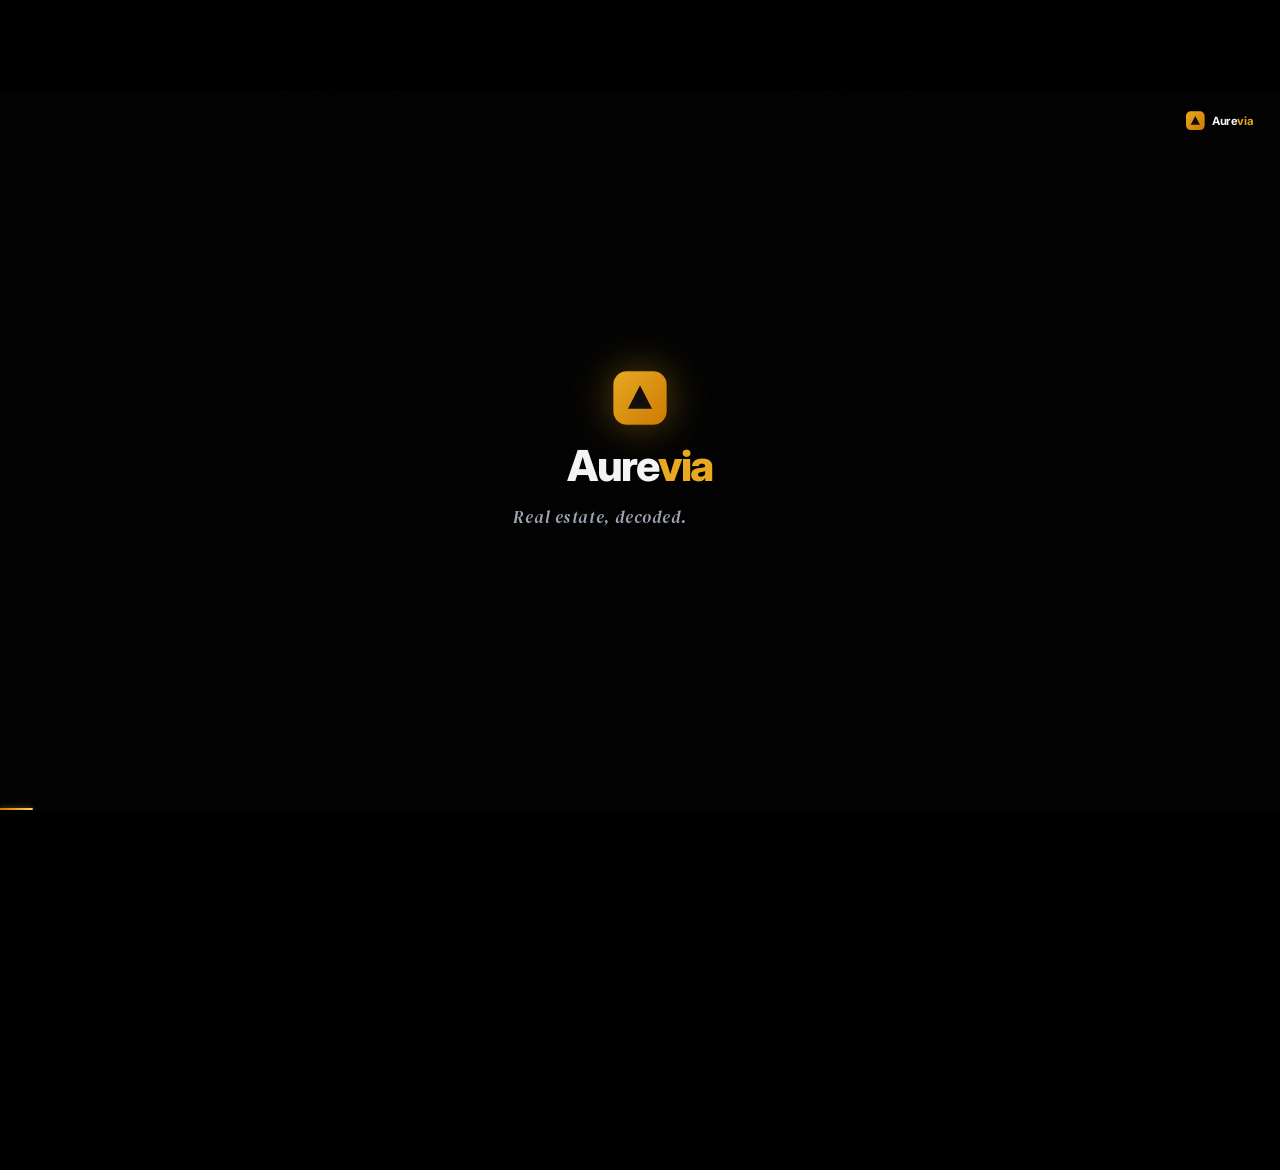
<file: demo.html>
<!DOCTYPE html>
<html lang="en">
<head>
<meta charset="UTF-8">
<meta name="viewport" content="width=device-width, initial-scale=1.0">
<title>Aurevia — Product Demo</title>
<style>
/* =====================================================
   AUREVIA DEMO VIDEO — 55 SECONDS, 9 SCENES
   Canvas: 1920 × 1080px
   ===================================================== */

@import url('https://fonts.googleapis.com/css2?family=Inter:wght@300;400;500;600;700;800;900&family=DM+Serif+Display:ital@0;1&display=swap');

*, *::before, *::after { box-sizing: border-box; margin: 0; padding: 0; }

:root {
  --gold:    #E8A820;
  --gold-lt: #FFD160;
  --gold-dk: #CC7A00;
  --bg:      #09090E;
  --bg2:     #0F1018;
  --bg3:     #141520;
  --card:    #12131C;
  --border:  rgba(255,255,255,0.07);
  --b-gold:  rgba(232,168,32,0.3);
  --txt1:    #F4F4F6;
  --txt2:    #9DA3B4;
  --txt3:    #5C6278;
  --green:   #34D399;
  --blue:    #9AAEDD;
  --purple:  #A78BFA;
  --teal:    #2DD4BF;
  --red:     #F87171;
}

html {
  background: #000;
  overflow: hidden;
}

body {
  width: 1920px;
  height: 1080px;
  overflow: hidden;
  background: var(--bg);
  font-family: 'Inter', sans-serif;
  color: var(--txt1);
  -webkit-font-smoothing: antialiased;
  /* Scale to fit viewport while keeping 1920×1080 canvas */
  transform-origin: top left;
}

/* ── SCENE CONTAINER ── */
#stage {
  position: relative;
  width: 1920px;
  height: 1080px;
  overflow: hidden;
  background: var(--bg);
}

/* ── SCENE BASE ── */
.scene {
  position: absolute;
  inset: 0;
  opacity: 0;
  pointer-events: none;
  display: flex;
  align-items: center;
  justify-content: center;
}
.scene.active {
  opacity: 1;
  pointer-events: all;
  z-index: 10;
}

/* ── PROGRESS BAR ── */
#progress {
  position: absolute;
  bottom: 0; left: 0;
  height: 3px;
  background: linear-gradient(90deg, var(--gold-dk), var(--gold), var(--gold-lt));
  width: 0%;
  z-index: 999;
  transition: none;
  box-shadow: 0 0 8px rgba(232,168,32,0.6);
}

/* ── WATERMARK ── */
#watermark {
  position: absolute;
  top: 32px; right: 40px;
  display: flex; align-items: center; gap: 10px;
  z-index: 998;
  opacity: 0;
  transition: opacity 0.6s ease;
}
#watermark.show { opacity: 1; }
.wm-icon {
  width: 28px; height: 28px;
  background: linear-gradient(135deg, var(--gold), var(--gold-dk));
  border-radius: 7px;
  display: flex; align-items: center; justify-content: center;
}
.wm-text { font-size: 17px; font-weight: 700; letter-spacing: -0.02em; }
.wm-text span { color: var(--gold); }

/* ── GLOBAL NOISE OVERLAY (subtle film grain) ── */
#noise {
  position: absolute; inset: 0; z-index: 997;
  opacity: 0.025;
  pointer-events: none;
  background-image: url("data:image/svg+xml,%3Csvg viewBox='0 0 256 256' xmlns='http://www.w3.org/2000/svg'%3E%3Cfilter id='n'%3E%3CfeTurbulence type='fractalNoise' baseFrequency='0.9' numOctaves='4' stitchTiles='stitch'/%3E%3C/filter%3E%3Crect width='100%25' height='100%25' filter='url(%23n)'/%3E%3C/svg%3E");
  background-size: 256px 256px;
}

/* ══════════════════════════════════════════
   SCENE 1 — LOGO REVEAL (0:00 → 0:05)
   ══════════════════════════════════════════ */
#s1 { background: #000; flex-direction: column; gap: 28px; }

.s1-logo-wrap {
  display: flex; flex-direction: column; align-items: center; gap: 22px;
}

.s1-icon {
  width: 80px; height: 80px;
  background: linear-gradient(135deg, var(--gold), var(--gold-dk));
  border-radius: 20px;
  display: flex; align-items: center; justify-content: center;
  opacity: 0;
  transform: scale(0.7);
  box-shadow: 0 0 0 0 rgba(232,168,32,0);
  animation: none;
}
#s1.active .s1-icon {
  animation: logoReveal 0.9s 0.3s cubic-bezier(0.34,1.56,0.64,1) forwards,
             logoPulse 2s 1.5s ease-in-out infinite;
}
@keyframes logoReveal {
  to { opacity: 1; transform: scale(1); box-shadow: 0 0 60px rgba(232,168,32,0.4); }
}
@keyframes logoPulse {
  0%,100% { box-shadow: 0 0 60px rgba(232,168,32,0.4); }
  50%      { box-shadow: 0 0 90px rgba(232,168,32,0.65); }
}

.s1-wordmark {
  font-size: 64px; font-weight: 800; letter-spacing: -0.04em;
  opacity: 0; transform: translateY(16px);
}
#s1.active .s1-wordmark {
  animation: fadeUp 0.7s 0.7s cubic-bezier(0.4,0,0.2,1) forwards;
}
.s1-wordmark span { color: var(--gold); }

.s1-tagline {
  font-size: 26px; font-weight: 400; letter-spacing: 0.04em;
  color: var(--txt2);
  font-family: 'DM Serif Display', serif;
  font-style: italic;
  overflow: hidden; white-space: nowrap;
  border-right: 2px solid var(--gold);
  width: 0; opacity: 0;
}
#s1.active .s1-tagline {
  animation: taglineReveal 1.4s 1.4s steps(22, end) forwards,
             cursorBlink 0.7s 2.8s step-end 3,
             taglineFadeOut 0.5s 4.5s ease forwards;
}
@keyframes taglineReveal {
  0%  { width: 0; opacity: 1; }
  100% { width: 380px; opacity: 1; }
}
@keyframes cursorBlink {
  0%,100% { border-color: var(--gold); }
  50% { border-color: transparent; }
}
@keyframes taglineFadeOut {
  to { border-color: transparent; }
}

/* ══════════════════════════════════════════
   SCENE 2 — PROBLEM FRAMING (0:05 → 0:12)
   ══════════════════════════════════════════ */
#s2 { flex-direction: column; background: var(--bg); }

.s2-clutter {
  position: absolute;
  inset: 0;
  display: grid;
  grid-template-columns: repeat(4, 1fr);
  gap: 10px;
  padding: 60px;
  opacity: 0;
}
#s2.active .s2-clutter {
  animation: clutterIn 0.4s 0.1s ease forwards;
}
@keyframes clutterIn { to { opacity: 1; } }

.clutter-card {
  background: #16161E;
  border: 1px solid rgba(255,255,255,0.05);
  border-radius: 8px;
  padding: 14px;
  opacity: 0;
  transform: translateY(10px);
}
#s2.active .clutter-card:nth-child(1) { animation: cardIn 0.35s 0.15s ease forwards; }
#s2.active .clutter-card:nth-child(2) { animation: cardIn 0.35s 0.22s ease forwards; }
#s2.active .clutter-card:nth-child(3) { animation: cardIn 0.35s 0.29s ease forwards; }
#s2.active .clutter-card:nth-child(4) { animation: cardIn 0.35s 0.36s ease forwards; }
#s2.active .clutter-card:nth-child(5) { animation: cardIn 0.35s 0.18s ease forwards; }
#s2.active .clutter-card:nth-child(6) { animation: cardIn 0.35s 0.25s ease forwards; }
#s2.active .clutter-card:nth-child(7) { animation: cardIn 0.35s 0.32s ease forwards; }
#s2.active .clutter-card:nth-child(8) { animation: cardIn 0.35s 0.38s ease forwards; }
#s2.active .clutter-card:nth-child(9) { animation: cardIn 0.35s 0.21s ease forwards; }
#s2.active .clutter-card:nth-child(10) { animation: cardIn 0.35s 0.28s ease forwards; }
#s2.active .clutter-card:nth-child(11) { animation: cardIn 0.35s 0.35s ease forwards; }
#s2.active .clutter-card:nth-child(12) { animation: cardIn 0.35s 0.41s ease forwards; }
@keyframes cardIn { to { opacity: 1; transform: translateY(0); } }

.cc-img { height: 80px; background: #1E1F2E; border-radius: 4px; margin-bottom: 8px; }
.cc-line { height: 8px; background: #1E1F2E; border-radius: 2px; margin-bottom: 5px; }
.cc-line.short { width: 60%; }
.cc-line.price { background: rgba(255,255,255,0.08); width: 40%; }

/* Chaos overlay: orange filter bars */
.s2-chaos-bar {
  position: absolute;
  left: 0; right: 0; height: 2px;
  background: rgba(255,100,50,0.15);
  pointer-events: none;
}
.s2-chaos-bar:nth-child(1) { top: 30%; }
.s2-chaos-bar:nth-child(2) { top: 55%; }
.s2-chaos-bar:nth-child(3) { top: 75%; }

/* Overlay text */
.s2-overlay {
  position: absolute;
  inset: 0;
  display: flex;
  flex-direction: column;
  align-items: center;
  justify-content: center;
  background: linear-gradient(to bottom, rgba(9,9,14,0) 0%, rgba(9,9,14,0.88) 40%, rgba(9,9,14,0.97) 70%);
  opacity: 0;
}
#s2.active .s2-overlay {
  animation: fadeIn 0.5s 1.2s ease forwards;
}
@keyframes fadeIn { to { opacity: 1; } }

.s2-headline {
  font-family: 'DM Serif Display', serif;
  font-size: 72px;
  font-weight: 400;
  letter-spacing: -0.02em;
  text-align: center;
  opacity: 0;
  transform: translateY(20px);
  color: var(--txt2);
}
.s2-headline strong { color: var(--red); font-weight: 400; }
#s2.active .s2-headline {
  animation: fadeUp 0.7s 1.8s cubic-bezier(0.4,0,0.2,1) forwards;
}

.s2-sub {
  font-size: 22px;
  color: var(--txt3);
  margin-top: 14px;
  opacity: 0;
  letter-spacing: 0.06em;
  text-transform: uppercase;
  font-weight: 500;
}
#s2.active .s2-sub {
  animation: fadeUp 0.6s 2.4s ease forwards;
}

/* ══════════════════════════════════════════
   SCENE 3 — PRODUCT REVEAL (0:12 → 0:20)
   ══════════════════════════════════════════ */
#s3 { background: var(--bg); padding: 40px 80px; align-items: flex-start; justify-content: flex-start; flex-direction: column; gap: 0; }

.s3-dashboard {
  width: 100%;
  background: var(--bg2);
  border: 1px solid var(--border);
  border-radius: 16px;
  overflow: hidden;
  opacity: 0;
  transform: translateY(30px) scale(0.98);
  box-shadow: 0 32px 80px rgba(0,0,0,0.8);
}
#s3.active .s3-dashboard {
  animation: dashReveal 0.9s 0.3s cubic-bezier(0.4,0,0.2,1) forwards;
}
@keyframes dashReveal {
  to { opacity: 1; transform: translateY(0) scale(1); }
}

/* Dashboard topbar */
.db-topbar {
  background: var(--card);
  border-bottom: 1px solid var(--border);
  padding: 14px 22px;
  display: flex; align-items: center; gap: 16px;
}
.db-dots { display: flex; gap: 7px; }
.db-dot { width: 12px; height: 12px; border-radius: 50%; }
.dot-r { background: #FF5F57; }
.dot-y { background: #FFBD2E; }
.dot-g { background: #28CA42; }

/* AI search bar inside */
.db-searchbar {
  flex: 1;
  background: rgba(232,168,32,0.06);
  border: 1px solid rgba(232,168,32,0.2);
  border-radius: 10px;
  padding: 10px 18px;
  display: flex; align-items: center; gap: 10px;
  font-size: 15px; color: var(--txt2);
}
.db-ai-badge {
  background: linear-gradient(135deg, var(--gold), var(--gold-dk));
  color: #0F0E09; font-size: 9px; font-weight: 900;
  letter-spacing: 0.1em; padding: 2px 7px;
  border-radius: 4px; text-transform: uppercase; flex-shrink: 0;
}
.db-typed { flex: 1; color: var(--txt1); font-size: 15px; font-weight: 500; }
.db-cursor { display: inline-block; width: 2px; height: 16px; background: var(--gold); margin-left: 2px; vertical-align: middle; }
#s3.active .db-cursor { animation: blink 0.8s step-end infinite; }
@keyframes blink { 0%,100% { opacity: 1; } 50% { opacity: 0; } }

/* Dashboard body */
.db-body {
  display: grid;
  grid-template-columns: 220px 1fr;
  height: 860px;
}
.db-sidebar {
  border-right: 1px solid var(--border);
  padding: 18px;
  background: rgba(0,0,0,0.15);
  display: flex; flex-direction: column; gap: 6px;
}
.db-nav-item {
  display: flex; align-items: center; gap: 10px;
  padding: 10px 12px; border-radius: 8px;
  font-size: 13px; color: var(--txt2); cursor: pointer;
}
.db-nav-item.active-nav {
  background: rgba(232,168,32,0.1);
  border: 1px solid rgba(232,168,32,0.2);
  color: var(--gold);
}
.db-nav-dot { width: 7px; height: 7px; border-radius: 50%; background: currentColor; flex-shrink: 0; }

.db-main { padding: 28px; display: flex; flex-direction: column; gap: 20px; }

/* Property card grid inside dashboard */
.db-prop-grid {
  display: grid;
  grid-template-columns: repeat(3, 1fr);
  gap: 18px;
}
.db-prop-card {
  background: var(--card);
  border: 1px solid var(--border);
  border-radius: 12px;
  overflow: hidden;
  opacity: 0;
  transform: translateY(20px);
}
#s3.active .db-prop-card:nth-child(1) { animation: cardIn 0.5s 2.2s cubic-bezier(0.34,1.2,0.64,1) forwards; }
#s3.active .db-prop-card:nth-child(2) { animation: cardIn 0.5s 2.5s cubic-bezier(0.34,1.2,0.64,1) forwards; }
#s3.active .db-prop-card:nth-child(3) { animation: cardIn 0.5s 2.8s cubic-bezier(0.34,1.2,0.64,1) forwards; }

.dpc-img { height: 160px; position: relative; overflow: hidden; }
.dpc-img img { width: 100%; height: 100%; object-fit: cover; }
.dpc-match {
  position: absolute; top: 8px; right: 8px;
  background: rgba(12,13,20,0.9);
  border: 1px solid rgba(232,168,32,0.5);
  border-radius: 6px; padding: 3px 10px;
  font-size: 12px; font-weight: 800; color: var(--gold);
  opacity: 0;
}
#s3.active .db-prop-card:nth-child(1) .dpc-match { animation: fadeIn 0.4s 2.7s ease forwards; }
#s3.active .db-prop-card:nth-child(2) .dpc-match { animation: fadeIn 0.4s 3.0s ease forwards; }
#s3.active .db-prop-card:nth-child(3) .dpc-match { animation: fadeIn 0.4s 3.3s ease forwards; }

.dpc-body { padding: 14px 16px; }
.dpc-price { font-size: 18px; font-weight: 800; letter-spacing: -0.02em; margin-bottom: 3px; }
.dpc-loc { font-size: 12px; color: var(--txt2); margin-bottom: 8px; }
.dpc-stats { display: flex; gap: 14px; }
.dpc-stat { font-size: 11px; color: var(--txt3); }
.dpc-stat strong { color: var(--green); font-weight: 600; }

/* ══════════════════════════════════════════
   SCENE 4 — PERSONALIZED MATCHES (0:20 → 0:27)
   ══════════════════════════════════════════ */
#s4 { flex-direction: column; background: var(--bg); }

.scene-label {
  position: absolute;
  top: 60px; left: 80px;
  font-size: 15px; font-weight: 700; letter-spacing: 0.12em;
  text-transform: uppercase; color: var(--gold);
  display: flex; align-items: center; gap: 10px;
  opacity: 0;
}
.scene-label::before {
  content: '';
  width: 24px; height: 2px;
  background: var(--gold);
}
.scene.active .scene-label { animation: fadeIn 0.5s 0.2s ease forwards; }

.scene-headline {
  position: absolute;
  bottom: 80px; left: 80px;
  font-family: 'DM Serif Display', serif;
  font-size: 78px; font-weight: 400; letter-spacing: -0.02em;
  opacity: 0; transform: translateY(20px);
  line-height: 1.05;
}
.scene.active .scene-headline { animation: fadeUp 0.7s 0.4s cubic-bezier(0.4,0,0.2,1) forwards; }

/* Match card grid for S4 */
.s4-cards {
  display: grid;
  grid-template-columns: repeat(4, 360px);
  gap: 20px;
  padding: 0 80px;
  margin-top: 80px;
}
.s4-card {
  background: var(--card);
  border: 1px solid var(--border);
  border-radius: 14px;
  overflow: hidden;
  opacity: 0;
  transform: translateY(30px) scale(0.96);
}
#s4.active .s4-card:nth-child(1) { animation: cardIn 0.55s 0.3s cubic-bezier(0.34,1.2,0.64,1) forwards; }
#s4.active .s4-card:nth-child(2) { animation: cardIn 0.55s 0.5s cubic-bezier(0.34,1.2,0.64,1) forwards; }
#s4.active .s4-card:nth-child(3) { animation: cardIn 0.55s 0.7s cubic-bezier(0.34,1.2,0.64,1) forwards; }
#s4.active .s4-card:nth-child(4) { animation: cardIn 0.55s 0.9s cubic-bezier(0.34,1.2,0.64,1) forwards; }

/* AI sort reorder animation */
#s4.active .s4-card { animation-fill-mode: both; }
#s4.active .s4-card:nth-child(1) { order: 1; }
#s4.active .s4-card:nth-child(2) { order: 2; }
#s4.active .s4-card:nth-child(3) { order: 3; }
#s4.active .s4-card:nth-child(4) { order: 4; }

.s4c-img { height: 190px; position: relative; overflow: hidden; }
.s4c-img img { width: 100%; height: 100%; object-fit: cover; }
.s4c-match-badge {
  position: absolute; top: 10px; right: 10px;
  background: rgba(9,9,14,0.9);
  border: 1px solid var(--b-gold);
  border-radius: 6px; padding: 4px 12px;
  font-size: 13px; font-weight: 800; color: var(--gold);
  opacity: 0;
}
#s4.active .s4-card:nth-child(1) .s4c-match-badge { animation: fadeIn 0.4s 0.8s forwards; }
#s4.active .s4-card:nth-child(2) .s4c-match-badge { animation: fadeIn 0.4s 1.0s forwards; }
#s4.active .s4-card:nth-child(3) .s4c-match-badge { animation: fadeIn 0.4s 1.2s forwards; }
#s4.active .s4-card:nth-child(4) .s4c-match-badge { animation: fadeIn 0.4s 1.4s forwards; }

.s4c-body { padding: 14px 16px; }
.s4c-price { font-size: 20px; font-weight: 800; letter-spacing: -0.02em; margin-bottom: 2px; }
.s4c-loc { font-size: 13px; color: var(--txt2); margin-bottom: 8px; }
.s4c-row { display: flex; justify-content: space-between; }
.s4c-tag { font-size: 11px; padding: 3px 8px; border-radius: 4px; font-weight: 600; }
.tag-green { background: rgba(52,211,153,0.12); color: var(--green); border: 1px solid rgba(52,211,153,0.2); }
.tag-gold  { background: rgba(232,168,32,0.1); color: var(--gold); border: 1px solid rgba(232,168,32,0.2); }
.tag-blue  { background: rgba(154,174,221,0.1); color: var(--blue); border: 1px solid rgba(154,174,221,0.2); }

/* Match score bar */
.s4c-bar-wrap { margin-top: 10px; }
.s4c-bar-label { display: flex; justify-content: space-between; font-size: 10px; color: var(--txt3); margin-bottom: 4px; }
.s4c-bar-track { height: 5px; background: rgba(255,255,255,0.06); border-radius: 3px; overflow: hidden; }
.s4c-bar-fill { height: 100%; border-radius: 3px; background: linear-gradient(90deg, var(--gold-dk), var(--gold)); width: 0; }
#s4.active .s4-card:nth-child(1) .s4c-bar-fill { animation: barGrow 0.8s 1.0s ease forwards; --w: 96%; }
#s4.active .s4-card:nth-child(2) .s4c-bar-fill { animation: barGrow 0.8s 1.2s ease forwards; --w: 89%; }
#s4.active .s4-card:nth-child(3) .s4c-bar-fill { animation: barGrow 0.8s 1.4s ease forwards; --w: 82%; }
#s4.active .s4-card:nth-child(4) .s4c-bar-fill { animation: barGrow 0.8s 1.6s ease forwards; --w: 76%; }
@keyframes barGrow { to { width: var(--w); } }

/* ══════════════════════════════════════════
   SCENE 5 — MARKET INSIGHTS (0:27 → 0:33)
   ══════════════════════════════════════════ */
#s5 { flex-direction: column; background: var(--bg); padding: 80px; align-items: flex-start; }

.s5-grid {
  display: grid;
  grid-template-columns: 1fr 480px;
  gap: 24px;
  width: 100%;
  margin-top: 100px;
}

/* Large chart panel */
.s5-chart-panel {
  background: var(--card);
  border: 1px solid var(--border);
  border-radius: 16px;
  padding: 32px;
  opacity: 0; transform: translateX(-30px);
}
#s5.active .s5-chart-panel { animation: slideRight 0.7s 0.3s cubic-bezier(0.4,0,0.2,1) forwards; }
@keyframes slideRight { to { opacity: 1; transform: translateX(0); } }

.s5-chart-title { font-size: 14px; font-weight: 700; letter-spacing: 0.04em; text-transform: uppercase; color: var(--txt3); margin-bottom: 4px; }
.s5-chart-val { font-size: 42px; font-weight: 800; letter-spacing: -0.03em; margin-bottom: 4px; }
.s5-chart-val span { background: linear-gradient(135deg, var(--gold), var(--gold-lt)); -webkit-background-clip: text; background-clip: text; -webkit-text-fill-color: transparent; }
.s5-chart-sub { font-size: 14px; color: var(--green); margin-bottom: 28px; }

/* SVG animated chart */
.s5-svg { width: 100%; height: 240px; }
.s5-chart-path {
  fill: none; stroke: var(--gold); stroke-width: 3;
  stroke-linecap: round; stroke-linejoin: round;
  stroke-dasharray: 800;
  stroke-dashoffset: 800;
}
#s5.active .s5-chart-path { animation: drawLine 2s 0.8s ease forwards; }
@keyframes drawLine { to { stroke-dashoffset: 0; } }

.s5-area-fill {
  fill: url(#areaGrad);
  opacity: 0;
}
#s5.active .s5-area-fill { animation: fadeIn 0.5s 2.0s ease forwards; }

/* Right: heatmap + mini stats */
.s5-right { display: flex; flex-direction: column; gap: 20px; }

.s5-heatmap {
  background: var(--card);
  border: 1px solid var(--border);
  border-radius: 16px;
  padding: 24px;
  opacity: 0; transform: translateX(30px);
}
#s5.active .s5-heatmap { animation: slideLeft 0.7s 0.5s cubic-bezier(0.4,0,0.2,1) forwards; }
@keyframes slideLeft { to { opacity: 1; transform: translateX(0); } }

.s5-hm-title { font-size: 13px; font-weight: 700; text-transform: uppercase; letter-spacing: 0.06em; color: var(--txt3); margin-bottom: 16px; }
.s5-hm-grid { display: grid; grid-template-columns: repeat(8, 1fr); gap: 5px; }
.hm-cell {
  height: 36px; border-radius: 5px;
  opacity: 0;
  transform: scale(0.5);
}
#s5.active .hm-cell { animation: cellIn 0.3s ease forwards; }
#s5.active .hm-cell:nth-child(1)  { animation-delay: 0.7s; } #s5.active .hm-cell:nth-child(2)  { animation-delay: 0.75s; }
#s5.active .hm-cell:nth-child(3)  { animation-delay: 0.8s; }  #s5.active .hm-cell:nth-child(4)  { animation-delay: 0.85s; }
#s5.active .hm-cell:nth-child(5)  { animation-delay: 0.9s; }  #s5.active .hm-cell:nth-child(6)  { animation-delay: 0.95s; }
#s5.active .hm-cell:nth-child(7)  { animation-delay: 1.0s; }  #s5.active .hm-cell:nth-child(8)  { animation-delay: 1.05s; }
#s5.active .hm-cell:nth-child(9)  { animation-delay: 1.1s; }  #s5.active .hm-cell:nth-child(10) { animation-delay: 1.15s; }
#s5.active .hm-cell:nth-child(11) { animation-delay: 1.2s; }  #s5.active .hm-cell:nth-child(12) { animation-delay: 1.25s; }
#s5.active .hm-cell:nth-child(13) { animation-delay: 1.3s; }  #s5.active .hm-cell:nth-child(14) { animation-delay: 1.35s; }
#s5.active .hm-cell:nth-child(15) { animation-delay: 1.4s; }  #s5.active .hm-cell:nth-child(16) { animation-delay: 1.45s; }
@keyframes cellIn { to { opacity: 1; transform: scale(1); } }

/* Neighborhood row stats */
.s5-nbhd-row { display: flex; align-items: center; gap: 10px; margin-top: 12px; }
.s5-nbhd-dot { width: 8px; height: 8px; border-radius: 2px; flex-shrink: 0; }
.s5-nbhd-name { font-size: 13px; color: var(--txt2); flex: 1; }
.s5-nbhd-val { font-size: 13px; font-weight: 700; }

.s5-trend-panel {
  background: var(--card);
  border: 1px solid var(--border);
  border-radius: 16px;
  padding: 24px;
  opacity: 0; transform: translateX(30px);
}
#s5.active .s5-trend-panel { animation: slideLeft 0.7s 0.8s cubic-bezier(0.4,0,0.2,1) forwards; }
.s5-trend-row { display: flex; align-items: center; justify-content: space-between; padding: 10px 0; border-bottom: 1px solid var(--border); }
.s5-trend-row:last-child { border-bottom: none; }
.s5-tr-city { font-size: 14px; font-weight: 600; }
.s5-tr-vals { display: flex; gap: 16px; text-align: right; }
.s5-tr-v { font-size: 12px; }
.s5-tr-v span { font-size: 14px; font-weight: 800; }

/* ══════════════════════════════════════════
   SCENE 6 — INVESTMENT ANALYSIS (0:33 → 0:40)
   ══════════════════════════════════════════ */
#s6 { flex-direction: column; background: var(--bg); padding: 80px; align-items: flex-start; }

.s6-grid {
  display: grid;
  grid-template-columns: 1fr 1fr 1fr;
  gap: 24px;
  width: 100%;
  margin-top: 100px;
}
.s6-panel {
  background: var(--card);
  border: 1px solid var(--border);
  border-radius: 16px;
  padding: 32px;
  opacity: 0; transform: translateY(30px);
}
#s6.active .s6-panel:nth-child(1) { animation: fadeUp 0.6s 0.3s cubic-bezier(0.4,0,0.2,1) forwards; }
#s6.active .s6-panel:nth-child(2) { animation: fadeUp 0.6s 0.5s cubic-bezier(0.4,0,0.2,1) forwards; }
#s6.active .s6-panel:nth-child(3) { animation: fadeUp 0.6s 0.7s cubic-bezier(0.4,0,0.2,1) forwards; }

.s6-panel-label { font-size: 12px; font-weight: 700; letter-spacing: 0.1em; text-transform: uppercase; color: var(--txt3); margin-bottom: 12px; }
.s6-panel-val {
  font-size: 64px; font-weight: 800; letter-spacing: -0.04em;
  margin-bottom: 6px; line-height: 1;
}
.s6-panel-sub { font-size: 14px; color: var(--txt2); margin-bottom: 24px; }
.s6-metric-row { display: flex; justify-content: space-between; align-items: center; margin-bottom: 10px; }
.s6-metric-label { font-size: 13px; color: var(--txt3); }
.s6-metric-val { font-size: 14px; font-weight: 700; }

/* Risk Score Gauge */
.s6-gauge { margin-top: 24px; }
.s6-gauge-label { font-size: 12px; color: var(--txt3); margin-bottom: 8px; display: flex; justify-content: space-between; }
.s6-gauge-track { height: 8px; background: rgba(255,255,255,0.06); border-radius: 4px; overflow: hidden; }
.s6-gauge-fill { height: 100%; border-radius: 4px; width: 0; }
.fill-green { background: linear-gradient(90deg, #34D399, #6EE7B7); }
.fill-gold  { background: linear-gradient(90deg, var(--gold-dk), var(--gold)); }
.fill-purple { background: linear-gradient(90deg, #7C3AED, #A78BFA); }
#s6.active .s6-panel:nth-child(1) .s6-gauge-fill { animation: barGrow 1s 1.0s ease forwards; --w: 22%; }
#s6.active .s6-panel:nth-child(2) .s6-gauge-fill { animation: barGrow 1s 1.2s ease forwards; --w: 78%; }
#s6.active .s6-panel:nth-child(3) .s6-gauge-fill { animation: barGrow 1s 1.4s ease forwards; --w: 91%; }

/* ══════════════════════════════════════════
   SCENE 7 — TRANSACTIONS (0:40 → 0:46)
   ══════════════════════════════════════════ */
#s7 { flex-direction: column; background: var(--bg); padding: 80px; align-items: center; justify-content: center; }

.s7-pipeline {
  display: flex;
  align-items: center;
  gap: 0;
  margin-top: 80px;
  width: 1500px;
}
.s7-step {
  flex: 1;
  display: flex; flex-direction: column; align-items: center;
  opacity: 0;
}
#s7.active .s7-step:nth-child(1) { animation: fadeIn 0.4s 0.4s ease forwards; }
#s7.active .s7-step:nth-child(2) { animation: fadeIn 0.4s 0.8s ease forwards; }
#s7.active .s7-step:nth-child(3) { animation: fadeIn 0.4s 1.2s ease forwards; }
#s7.active .s7-step:nth-child(4) { animation: fadeIn 0.4s 1.6s ease forwards; }
#s7.active .s7-step:nth-child(5) { animation: fadeIn 0.4s 2.0s ease forwards; }
/* Connector lines */
#s7.active .s7-connector:nth-child(2) { animation: connectorIn 0.4s 0.7s ease forwards; }
#s7.active .s7-connector:nth-child(4) { animation: connectorIn 0.4s 1.1s ease forwards; }
#s7.active .s7-connector:nth-child(6) { animation: connectorIn 0.4s 1.5s ease forwards; }
#s7.active .s7-connector:nth-child(8) { animation: connectorIn 0.4s 1.9s ease forwards; }
@keyframes connectorIn { from { width: 0; } to { width: 100%; } }

.s7-step-icon {
  width: 72px; height: 72px;
  border-radius: 20px;
  display: flex; align-items: center; justify-content: center;
  margin-bottom: 16px;
  font-size: 28px;
  background: var(--card);
  border: 1px solid var(--border);
}
.s7-step-icon.done {
  background: rgba(52,211,153,0.12);
  border-color: rgba(52,211,153,0.3);
}
.s7-step-icon.active-step {
  background: rgba(232,168,32,0.12);
  border-color: rgba(232,168,32,0.4);
  box-shadow: 0 0 24px rgba(232,168,32,0.2);
}
.s7-step-icon.pending {
  opacity: 0.5;
}

.s7-step-label { font-size: 15px; font-weight: 700; margin-bottom: 4px; text-align: center; }
.s7-step-sub { font-size: 12px; color: var(--txt3); text-align: center; }

.s7-connector {
  flex: 0 0 60px;
  height: 2px;
  background: linear-gradient(90deg, rgba(232,168,32,0.4), rgba(232,168,32,0.15));
  overflow: hidden;
  opacity: 0;
  margin-bottom: 58px;
}
#s7.active .s7-connector { animation: connFadeIn 0.4s ease forwards; }
#s7.active .s7-connector:nth-child(2) { animation-delay: 0.7s; }
#s7.active .s7-connector:nth-child(4) { animation-delay: 1.1s; }
#s7.active .s7-connector:nth-child(6) { animation-delay: 1.5s; }
#s7.active .s7-connector:nth-child(8) { animation-delay: 1.9s; }
@keyframes connFadeIn { to { opacity: 1; } }

/* Checkmarks */
.s7-check {
  width: 24px; height: 24px;
  background: var(--green);
  border-radius: 50%;
  display: flex; align-items: center; justify-content: center;
  font-size: 13px; color: #000; font-weight: 900;
  margin-top: 12px;
  opacity: 0; transform: scale(0);
}
#s7.active .s7-step:nth-child(1) .s7-check { animation: checkPop 0.4s 0.8s cubic-bezier(0.34,1.56,0.64,1) forwards; }
#s7.active .s7-step:nth-child(2) .s7-check { animation: checkPop 0.4s 1.2s cubic-bezier(0.34,1.56,0.64,1) forwards; }
#s7.active .s7-step:nth-child(3) .s7-check { animation: checkPop 0.4s 1.6s cubic-bezier(0.34,1.56,0.64,1) forwards; }
#s7.active .s7-step:nth-child(4) .s7-check { animation: checkPop 0.4s 2.0s cubic-bezier(0.34,1.56,0.64,1) forwards; }
#s7.active .s7-step:nth-child(5) .s7-check { animation: checkPop 0.4s 2.4s cubic-bezier(0.34,1.56,0.64,1) forwards; }
@keyframes checkPop { to { opacity: 1; transform: scale(1); } }

/* Deal info card */
.s7-deal-card {
  background: var(--card);
  border: 1px solid rgba(232,168,32,0.25);
  border-radius: 16px;
  padding: 28px 36px;
  margin-top: 50px;
  display: flex; align-items: center; gap: 40px;
  opacity: 0; transform: translateY(20px);
  box-shadow: 0 0 40px rgba(232,168,32,0.06);
  width: 1500px;
}
#s7.active .s7-deal-card { animation: fadeUp 0.6s 0.6s cubic-bezier(0.4,0,0.2,1) forwards; }
.s7-deal-prop { display: flex; align-items: center; gap: 16px; flex: 1; }
.s7-deal-img { width: 80px; height: 60px; border-radius: 8px; overflow: hidden; flex-shrink: 0; }
.s7-deal-img img { width: 100%; height: 100%; object-fit: cover; }
.s7-deal-info { flex: 1; }
.s7-deal-addr { font-size: 15px; font-weight: 700; margin-bottom: 2px; }
.s7-deal-sub { font-size: 13px; color: var(--txt2); }
.s7-deal-divider { width: 1px; height: 40px; background: var(--border); }
.s7-deal-stat { text-align: center; }
.s7-deal-stat-val { font-size: 22px; font-weight: 800; letter-spacing: -0.02em; }
.s7-deal-stat-label { font-size: 11px; color: var(--txt3); margin-top: 2px; }

/* ══════════════════════════════════════════
   SCENE 8 — SOCIAL PROOF / STATS (0:46 → 0:52)
   ══════════════════════════════════════════ */
#s8 { flex-direction: column; background: var(--bg); }

.s8-glow {
  position: absolute;
  top: 50%; left: 50%;
  transform: translate(-50%, -50%);
  width: 900px; height: 600px;
  background: radial-gradient(ellipse, rgba(232,168,32,0.09) 0%, transparent 65%);
  pointer-events: none;
}

.s8-stats {
  display: flex;
  align-items: center;
  gap: 80px;
  padding: 60px 100px;
  background: var(--card);
  border: 1px solid var(--border);
  border-radius: 24px;
  opacity: 0; transform: scale(0.95);
}
#s8.active .s8-stats { animation: scaleIn 0.7s 0.3s cubic-bezier(0.34,1.2,0.64,1) forwards; }
@keyframes scaleIn { to { opacity: 1; transform: scale(1); } }

.s8-divider { width: 1px; height: 80px; background: var(--border); flex-shrink: 0; }

.s8-stat { text-align: center; }
.s8-stat-val {
  font-size: 72px; font-weight: 900; letter-spacing: -0.05em; line-height: 1;
  background: linear-gradient(135deg, var(--gold), var(--gold-lt));
  -webkit-background-clip: text; background-clip: text; -webkit-text-fill-color: transparent;
  margin-bottom: 10px;
}
.s8-stat-label { font-size: 16px; color: var(--txt2); font-weight: 500; }

.s8-trust {
  display: flex; gap: 40px; margin-top: 48px;
  opacity: 0;
}
#s8.active .s8-trust { animation: fadeIn 0.6s 1.5s ease forwards; }
.s8-trust-badge {
  display: flex; align-items: center; gap: 10px;
  padding: 12px 24px;
  background: rgba(255,255,255,0.03);
  border: 1px solid var(--border);
  border-radius: 40px;
  font-size: 13px; color: var(--txt2); font-weight: 500;
}

/* ══════════════════════════════════════════
   SCENE 9 — CLOSING CTA (0:52 → 0:58)
   ══════════════════════════════════════════ */
#s9 { background: #000; flex-direction: column; gap: 28px; }

.s9-glow {
  position: absolute;
  top: 50%; left: 50%;
  transform: translate(-50%, -60%);
  width: 700px; height: 500px;
  background: radial-gradient(ellipse, rgba(232,168,32,0.12) 0%, transparent 65%);
  opacity: 0;
}
#s9.active .s9-glow { animation: fadeIn 1s 0.2s ease forwards; }

.s9-logo-wrap {
  display: flex; flex-direction: column; align-items: center; gap: 20px;
  opacity: 0; transform: translateY(20px);
}
#s9.active .s9-logo-wrap { animation: fadeUp 0.8s 0.4s cubic-bezier(0.4,0,0.2,1) forwards; }

.s9-cta-btn {
  margin-top: 12px;
  display: inline-flex; align-items: center; gap: 12px;
  background: linear-gradient(135deg, var(--gold), var(--gold-dk));
  color: #0F0E09; font-size: 20px; font-weight: 800;
  padding: 18px 48px; border-radius: 100px;
  letter-spacing: -0.01em;
  box-shadow: 0 8px 40px rgba(232,168,32,0.4);
  opacity: 0; transform: translateY(16px);
}
#s9.active .s9-cta-btn { animation: fadeUp 0.6s 1.6s cubic-bezier(0.34,1.2,0.64,1) forwards; }

.s9-sub {
  font-size: 17px; color: var(--txt3); letter-spacing: 0.06em; text-transform: uppercase;
  opacity: 0;
}
#s9.active .s9-sub { animation: fadeIn 0.6s 2.2s ease forwards; }

/* ── SHARED KEYFRAMES ── */
@keyframes fadeUp {
  from { opacity: 0; transform: translateY(20px); }
  to   { opacity: 1; transform: translateY(0); }
}

/* ── TRANSITION OVERLAY ── */
#transition {
  position: fixed;
  inset: 0;
  background: #000;
  z-index: 500;
  opacity: 0;
  pointer-events: none;
}
</style>
</head>
<body>
<div id="stage">

  <!-- Persistent elements -->
  <div id="noise"></div>
  <div id="progress"></div>
  <div id="watermark" class="show">
    <div class="wm-icon">
      <svg width="16" height="16" viewBox="0 0 16 16" fill="#0F0E09"><path d="M8 1L15 14H1L8 1Z"/></svg>
    </div>
    <span class="wm-text">Aure<span>via</span></span>
  </div>
  <div id="transition"></div>

  <!-- ═══════════════════════════════════════
       SCENE 1 — LOGO REVEAL
       ═══════════════════════════════════════ -->
  <section class="scene" id="s1">
    <div class="s1-logo-wrap">
      <div class="s1-icon">
        <svg width="44" height="44" viewBox="0 0 44 44" fill="#0F0E09">
          <path d="M22 3L40 38H4L22 3Z"/>
        </svg>
      </div>
      <div class="s1-wordmark">Aure<span>via</span></div>
      <div class="s1-tagline">Real estate, decoded.</div>
    </div>
  </section>

  <!-- ═══════════════════════════════════════
       SCENE 2 — PROBLEM FRAMING
       ═══════════════════════════════════════ -->
  <section class="scene" id="s2">
    <div class="s2-clutter">
      <!-- 12 fake listing cards -->
      <div class="clutter-card"><div class="cc-img"></div><div class="cc-line"></div><div class="cc-line short"></div><div class="cc-line price"></div></div>
      <div class="clutter-card"><div class="cc-img"></div><div class="cc-line"></div><div class="cc-line short"></div><div class="cc-line price"></div></div>
      <div class="clutter-card"><div class="cc-img"></div><div class="cc-line"></div><div class="cc-line short"></div><div class="cc-line price"></div></div>
      <div class="clutter-card"><div class="cc-img"></div><div class="cc-line"></div><div class="cc-line short"></div><div class="cc-line price"></div></div>
      <div class="clutter-card"><div class="cc-img"></div><div class="cc-line"></div><div class="cc-line short"></div><div class="cc-line price"></div></div>
      <div class="clutter-card"><div class="cc-img"></div><div class="cc-line"></div><div class="cc-line short"></div><div class="cc-line price"></div></div>
      <div class="clutter-card"><div class="cc-img"></div><div class="cc-line"></div><div class="cc-line short"></div><div class="cc-line price"></div></div>
      <div class="clutter-card"><div class="cc-img"></div><div class="cc-line"></div><div class="cc-line short"></div><div class="cc-line price"></div></div>
      <div class="clutter-card"><div class="cc-img"></div><div class="cc-line"></div><div class="cc-line short"></div><div class="cc-line price"></div></div>
      <div class="clutter-card"><div class="cc-img"></div><div class="cc-line"></div><div class="cc-line short"></div><div class="cc-line price"></div></div>
      <div class="clutter-card"><div class="cc-img"></div><div class="cc-line"></div><div class="cc-line short"></div><div class="cc-line price"></div></div>
      <div class="clutter-card"><div class="cc-img"></div><div class="cc-line"></div><div class="cc-line short"></div><div class="cc-line price"></div></div>
    </div>
    <div class="s2-chaos-bar"></div>
    <div class="s2-chaos-bar"></div>
    <div class="s2-chaos-bar"></div>
    <div class="s2-overlay">
      <div class="s2-headline">Endless listings.<br><strong>No real answers.</strong></div>
      <div class="s2-sub">There has to be a smarter way.</div>
    </div>
  </section>

  <!-- ═══════════════════════════════════════
       SCENE 3 — PRODUCT REVEAL
       ═══════════════════════════════════════ -->
  <section class="scene" id="s3">
    <div class="s3-dashboard" style="width:1760px;">
      <div class="db-topbar">
        <div class="db-dots"><div class="db-dot dot-r"></div><div class="db-dot dot-y"></div><div class="db-dot dot-g"></div></div>
        <div class="db-searchbar">
          <div class="db-ai-badge">AI</div>
          <div class="db-typed" id="s3typed"></div><div class="db-cursor" id="s3cursor"></div>
        </div>
        <div style="margin-left:auto;display:flex;gap:12px;align-items:center;">
          <div style="font-size:11px;font-weight:600;color:var(--txt3);">Austin, TX · 12 results</div>
        </div>
      </div>
      <div class="db-body">
        <!-- Sidebar -->
        <div class="db-sidebar">
          <div style="font-size:10px;font-weight:700;letter-spacing:0.1em;text-transform:uppercase;color:var(--txt3);margin-bottom:8px;">Navigation</div>
          <div class="db-nav-item active-nav"><div class="db-nav-dot"></div> Property Feed</div>
          <div class="db-nav-item"><div class="db-nav-dot"></div> Market Insights</div>
          <div class="db-nav-item"><div class="db-nav-dot"></div> Analytics</div>
          <div class="db-nav-item"><div class="db-nav-dot"></div> Saved</div>
          <div class="db-nav-item"><div class="db-nav-dot"></div> Transactions</div>
          <div style="margin-top:auto;padding-top:16px;border-top:1px solid var(--border);display:flex;align-items:center;gap:10px;">
            <div style="width:32px;height:32px;border-radius:50%;background:linear-gradient(135deg,var(--gold),var(--gold-dk));display:flex;align-items:center;justify-content:center;font-size:11px;font-weight:800;color:#0F0E09;">JK</div>
            <div><p style="font-size:12px;font-weight:600;">Jamie K.</p><p style="font-size:10px;color:var(--txt3);">Premium Investor</p></div>
          </div>
        </div>
        <!-- Main -->
        <div class="db-main">
          <div style="display:flex;align-items:center;justify-content:space-between;">
            <div>
              <p style="font-size:20px;font-weight:800;letter-spacing:-0.01em;">Your AI Match Feed</p>
              <p style="font-size:13px;color:var(--txt2);margin-top:2px;">Sorted by match score · Updated 2 min ago</p>
            </div>
            <div style="display:flex;gap:10px;">
              <div style="padding:8px 16px;border-radius:8px;border:1px solid var(--border);font-size:12px;color:var(--txt2);">Filter</div>
              <div style="padding:8px 16px;border-radius:8px;background:rgba(232,168,32,0.1);border:1px solid rgba(232,168,32,0.25);font-size:12px;color:var(--gold);font-weight:600;">Sort by AI Score</div>
            </div>
          </div>
          <div class="db-prop-grid">
            <article class="db-prop-card">
              <div class="dpc-img"><img src="img_austin.png" alt="Austin property"><div class="dpc-match">96% Match</div></div>
              <div class="dpc-body"><div class="dpc-price">$1,245,000</div><div class="dpc-loc">2BR · 2BA · South Congress, Austin TX</div><div class="dpc-stats"><span class="dpc-stat">Cap: <strong>8.4%</strong></span><span class="dpc-stat" style="color:var(--txt3);">Yield: <strong style="color:var(--green);">8.1%</strong></span><span class="dpc-stat" style="color:var(--txt3);">↑12%/yr</span></div></div>
            </article>
            <article class="db-prop-card">
              <div class="dpc-img"><img src="img_miami.png" alt="Miami property"><div class="dpc-match">89% Match</div></div>
              <div class="dpc-body"><div class="dpc-price">$2,180,000</div><div class="dpc-loc">2BR · 2BA · Brickell, Miami FL</div><div class="dpc-stats"><span class="dpc-stat">Cap: <strong>8.7%</strong></span><span class="dpc-stat" style="color:var(--txt3);">Yield: <strong style="color:var(--green);">8.9%</strong></span><span class="dpc-stat" style="color:var(--txt3);">↑9%/yr</span></div></div>
            </article>
            <article class="db-prop-card">
              <div class="dpc-img"><img src="img_nyc.png" alt="NYC property"><div class="dpc-match" style="color:var(--txt2);border-color:rgba(255,255,255,0.15);">81% Match</div></div>
              <div class="dpc-body"><div class="dpc-price">$3,750,000</div><div class="dpc-loc">3BR · 2.5BA · West Village, NY</div><div class="dpc-stats"><span class="dpc-stat" style="color:var(--txt3);">Cap: <strong style="color:var(--gold);">6.2%</strong></span><span class="dpc-stat" style="color:var(--txt3);">Yield: <strong style="color:var(--green);">7.1%</strong></span><span class="dpc-stat" style="color:var(--txt3);">↑6%/yr</span></div></div>
            </article>
          </div>
        </div>
      </div>
    </div>
  </section>

  <!-- ═══════════════════════════════════════
       SCENE 4 — PERSONALIZED MATCHES
       ═══════════════════════════════════════ -->
  <section class="scene" id="s4">
    <div class="scene-label">Personalized Matches</div>
    <div class="scene-headline" style="position:absolute;bottom:80px;left:80px;">AI learns what<br><span style="background:linear-gradient(135deg,var(--gold),var(--gold-lt));-webkit-background-clip:text;background-clip:text;-webkit-text-fill-color:transparent;">matters to you.</span></div>
    <div class="s4-cards">
      <!-- Card 1 -->
      <div class="s4-card">
        <div class="s4c-img"><img src="img_austin.png" alt="Austin"><div class="s4c-match-badge">96% Match</div></div>
        <div class="s4c-body">
          <div class="s4c-price">$1,245,000</div>
          <div class="s4c-loc">South Congress, Austin TX · 2BR</div>
          <div class="s4c-row"><span class="s4c-tag tag-green">8.4% Cap Rate</span><span class="s4c-tag tag-gold">High Yield</span></div>
          <div class="s4c-bar-wrap"><div class="s4c-bar-label"><span>AI Score</span><span>96%</span></div><div class="s4c-bar-track"><div class="s4c-bar-fill"></div></div></div>
        </div>
      </div>
      <!-- Card 2 -->
      <div class="s4-card">
        <div class="s4c-img"><img src="img_miami.png" alt="Miami"><div class="s4c-match-badge">89% Match</div></div>
        <div class="s4c-body">
          <div class="s4c-price">$2,180,000</div>
          <div class="s4c-loc">Brickell, Miami FL · 2BR</div>
          <div class="s4c-row"><span class="s4c-tag tag-green">8.7% Cap Rate</span><span class="s4c-tag tag-blue">Waterfront</span></div>
          <div class="s4c-bar-wrap"><div class="s4c-bar-label"><span>AI Score</span><span>89%</span></div><div class="s4c-bar-track"><div class="s4c-bar-fill"></div></div></div>
        </div>
      </div>
      <!-- Card 3 -->
      <div class="s4-card">
        <div class="s4c-img"><img src="img_nyc.png" alt="NYC"><div class="s4c-match-badge" style="color:var(--txt2);border-color:rgba(255,255,255,0.2);">82% Match</div></div>
        <div class="s4c-body">
          <div class="s4c-price">$3,750,000</div>
          <div class="s4c-loc">West Village, New York NY · 3BR</div>
          <div class="s4c-row"><span class="s4c-tag tag-gold">6.2% Cap Rate</span><span class="s4c-tag tag-blue">Historic</span></div>
          <div class="s4c-bar-wrap"><div class="s4c-bar-label"><span>AI Score</span><span>82%</span></div><div class="s4c-bar-track"><div class="s4c-bar-fill" style="--w:82%;"></div></div></div>
        </div>
      </div>
      <!-- Card 4 -->
      <div class="s4-card">
        <div class="s4c-img" style="background:linear-gradient(135deg,#1A1B2E,#0F1020);display:flex;align-items:center;justify-content:center;">
          <div style="text-align:center;color:var(--txt3);">
            <div style="font-size:32px;margin-bottom:6px;">+</div>
            <div style="font-size:12px;">8 more matches</div>
          </div>
        </div>
        <div class="s4c-body">
          <div class="s4c-price" style="color:var(--txt2);">Denver · Nashville · Phoenix</div>
          <div class="s4c-loc">Explore all AI-curated results</div>
          <div class="s4c-row"><span class="s4c-tag tag-gold">8%+ Yield Markets</span></div>
          <div class="s4c-bar-wrap"><div class="s4c-bar-label"><span>Avg. Score</span><span>84%</span></div><div class="s4c-bar-track"><div class="s4c-bar-fill" style="--w:84%;"></div></div></div>
        </div>
      </div>
    </div>
  </section>

  <!-- ═══════════════════════════════════════
       SCENE 5 — MARKET INSIGHTS
       ═══════════════════════════════════════ -->
  <section class="scene" id="s5">
    <div class="scene-label">Market Insights</div>
    <div class="scene-headline" style="position:absolute;bottom:80px;left:80px;">Know where the<br><span style="background:linear-gradient(135deg,var(--gold),var(--gold-lt));-webkit-background-clip:text;background-clip:text;-webkit-text-fill-color:transparent;">market is going.</span></div>
    <div class="s5-grid" style="position:absolute;top:130px;left:80px;right:80px;">
      <!-- Chart Panel -->
      <div class="s5-chart-panel">
        <div class="s5-chart-title">Austin Metro · Price Appreciation</div>
        <div class="s5-chart-val"><span>+12.4%</span></div>
        <div class="s5-chart-sub">↑ YoY — outpacing national average by 4.1pp</div>
        <svg viewBox="0 0 900 240" class="s5-svg" style="overflow:visible;">
          <defs>
            <linearGradient id="areaGrad" x1="0" y1="0" x2="0" y2="1">
              <stop offset="0%" stop-color="#E8A820" stop-opacity="0.3"/>
              <stop offset="100%" stop-color="#E8A820" stop-opacity="0"/>
            </linearGradient>
          </defs>
          <!-- Grid lines -->
          <line x1="0" y1="200" x2="900" y2="200" stroke="rgba(255,255,255,0.04)" stroke-width="1"/>
          <line x1="0" y1="150" x2="900" y2="150" stroke="rgba(255,255,255,0.04)" stroke-width="1"/>
          <line x1="0" y1="100" x2="900" y2="100" stroke="rgba(255,255,255,0.04)" stroke-width="1"/>
          <line x1="0" y1="50"  x2="900" y2="50"  stroke="rgba(255,255,255,0.04)" stroke-width="1"/>
          <!-- Area fill -->
          <path class="s5-area-fill" d="M0,185 C80,175 160,160 260,135 C360,110 450,95 560,72 C660,50 760,30 900,12 L900,220 L0,220 Z"/>
          <!-- Line -->
          <path class="s5-chart-path" d="M0,185 C80,175 160,160 260,135 C360,110 450,95 560,72 C660,50 760,30 900,12"/>
          <!-- Data points -->
          <circle cx="0" cy="185" r="5" fill="#E8A820" opacity="0.6"/>
          <circle cx="180" cy="155" r="5" fill="#E8A820" opacity="0.6"/>
          <circle cx="360" cy="110" r="5" fill="#E8A820" opacity="0.6"/>
          <circle cx="540" cy="75" r="5" fill="#E8A820" opacity="0.8"/>
          <circle cx="720" cy="32" r="5" fill="#E8A820" opacity="0.9"/>
          <circle cx="900" cy="12" r="7" fill="#E8A820"/>
          <!-- Labels -->
          <text x="0"   y="216" font-size="11" fill="#5C6278" font-family="Inter">2020</text>
          <text x="170" y="216" font-size="11" fill="#5C6278" font-family="Inter">2021</text>
          <text x="350" y="216" font-size="11" fill="#5C6278" font-family="Inter">2022</text>
          <text x="530" y="216" font-size="11" fill="#5C6278" font-family="Inter">2023</text>
          <text x="710" y="216" font-size="11" fill="#5C6278" font-family="Inter">2024</text>
          <text x="877" y="216" font-size="11" fill="#5C6278" font-family="Inter">2025</text>
          <!-- Value callout -->
          <rect x="852" y="0" width="48" height="20" rx="4" fill="rgba(232,168,32,0.15)" stroke="rgba(232,168,32,0.3)" stroke-width="1"/>
          <text x="876" y="14" font-size="10" fill="#E8A820" font-family="Inter" font-weight="700" text-anchor="middle">$684K</text>
        </svg>
      </div>

      <!-- Right column -->
      <div class="s5-right">
        <!-- Heatmap -->
        <div class="s5-heatmap">
          <div class="s5-hm-title">Demand Heatmap · Austin Neighborhoods</div>
          <div class="s5-hm-grid">
            <div class="hm-cell" style="background:rgba(232,168,32,0.85);"></div>
            <div class="hm-cell" style="background:rgba(232,168,32,0.60);"></div>
            <div class="hm-cell" style="background:rgba(232,168,32,0.90);"></div>
            <div class="hm-cell" style="background:rgba(52,211,153,0.70);"></div>
            <div class="hm-cell" style="background:rgba(232,168,32,0.45);"></div>
            <div class="hm-cell" style="background:rgba(154,174,221,0.50);"></div>
            <div class="hm-cell" style="background:rgba(232,168,32,0.30);"></div>
            <div class="hm-cell" style="background:rgba(52,211,153,0.40);"></div>
            <div class="hm-cell" style="background:rgba(52,211,153,0.55);"></div>
            <div class="hm-cell" style="background:rgba(232,168,32,0.75);"></div>
            <div class="hm-cell" style="background:rgba(154,174,221,0.35);"></div>
            <div class="hm-cell" style="background:rgba(232,168,32,0.95);"></div>
            <div class="hm-cell" style="background:rgba(52,211,153,0.65);"></div>
            <div class="hm-cell" style="background:rgba(232,168,32,0.50);"></div>
            <div class="hm-cell" style="background:rgba(154,174,221,0.45);"></div>
            <div class="hm-cell" style="background:rgba(52,211,153,0.80);"></div>
          </div>
          <div class="s5-nbhd-row">
            <div class="s5-nbhd-dot" style="background:rgba(232,168,32,0.9);"></div>
            <span class="s5-nbhd-name">South Congress</span>
            <span class="s5-nbhd-val" style="color:var(--gold);">↑ 18.2%</span>
          </div>
          <div class="s5-nbhd-row">
            <div class="s5-nbhd-dot" style="background:rgba(52,211,153,0.8);"></div>
            <span class="s5-nbhd-name">East Austin</span>
            <span class="s5-nbhd-val" style="color:var(--green);">↑ 14.7%</span>
          </div>
          <div class="s5-nbhd-row">
            <div class="s5-nbhd-dot" style="background:rgba(154,174,221,0.7);"></div>
            <span class="s5-nbhd-name">Mueller District</span>
            <span class="s5-nbhd-val" style="color:var(--blue);">↑ 9.3%</span>
          </div>
        </div>

        <!-- Trend comparison -->
        <div class="s5-trend-panel">
          <div style="font-size:11px;font-weight:700;letter-spacing:0.1em;text-transform:uppercase;color:var(--txt3);margin-bottom:14px;">Market Comparison · 2024 YoY</div>
          <div class="s5-trend-row">
            <span class="s5-tr-city">Austin, TX</span>
            <div class="s5-tr-vals"><div class="s5-tr-v" style="color:var(--green);"><span>+12.4%</span></div><div class="s5-tr-v" style="color:var(--txt3);">8.4% cap</div></div>
          </div>
          <div class="s5-trend-row">
            <span class="s5-tr-city">Nashville, TN</span>
            <div class="s5-tr-vals"><div class="s5-tr-v" style="color:var(--gold);"><span>+9.8%</span></div><div class="s5-tr-v" style="color:var(--txt3);">7.9% cap</div></div>
          </div>
          <div class="s5-trend-row">
            <span class="s5-tr-city">Denver, CO</span>
            <div class="s5-tr-vals"><div class="s5-tr-v" style="color:var(--blue);"><span>+7.2%</span></div><div class="s5-tr-v" style="color:var(--txt3);">6.8% cap</div></div>
          </div>
          <div class="s5-trend-row">
            <span class="s5-tr-city">Miami, FL</span>
            <div class="s5-tr-vals"><div class="s5-tr-v" style="color:var(--green);"><span>+11.1%</span></div><div class="s5-tr-v" style="color:var(--txt3);">8.7% cap</div></div>
          </div>
        </div>
      </div>
    </div>
  </section>

  <!-- ═══════════════════════════════════════
       SCENE 6 — INVESTMENT ANALYSIS
       ═══════════════════════════════════════ -->
  <section class="scene" id="s6">
    <div class="scene-label">Investment Analysis</div>
    <div class="scene-headline" style="position:absolute;bottom:80px;left:80px;">Hard numbers,<br><span style="background:linear-gradient(135deg,var(--gold),var(--gold-lt));-webkit-background-clip:text;background-clip:text;-webkit-text-fill-color:transparent;">before you commit.</span></div>
    <div class="s6-grid" style="position:absolute;top:130px;left:80px;right:80px;">

      <!-- Panel 1: ROI -->
      <div class="s6-panel">
        <div class="s6-panel-label">Return on Investment</div>
        <div class="s6-panel-val" style="color:var(--green);" id="s6roi">0<span style="font-size:40px;">%</span></div>
        <div class="s6-panel-sub">Projected 5-year IRR · 401 Congress Ave</div>
        <div class="s6-metric-row"><span class="s6-metric-label">Purchase Price</span><span class="s6-metric-val">$1,245,000</span></div>
        <div class="s6-metric-row"><span class="s6-metric-label">Annual Rental Income</span><span class="s6-metric-val" style="color:var(--green);">$104,400</span></div>
        <div class="s6-metric-row"><span class="s6-metric-label">5-Year Appreciation</span><span class="s6-metric-val" style="color:var(--green);">+$287,000</span></div>
        <div class="s6-metric-row"><span class="s6-metric-label">Total Return (5yr)</span><span class="s6-metric-val" style="color:var(--green);font-size:16px;">+$809,000</span></div>
        <div class="s6-gauge">
          <div class="s6-gauge-label"><span>ROI Performance</span><span style="color:var(--green);">Excellent</span></div>
          <div class="s6-gauge-track"><div class="s6-gauge-fill fill-green"></div></div>
        </div>
      </div>

      <!-- Panel 2: Cap Rate -->
      <div class="s6-panel">
        <div class="s6-panel-label">Cap Rate Analysis</div>
        <div class="s6-panel-val" style="color:var(--gold);" id="s6cap">0<span style="font-size:40px;">%</span></div>
        <div class="s6-panel-sub">Net operating income ÷ asset value</div>
        <div class="s6-metric-row"><span class="s6-metric-label">Gross Yield</span><span class="s6-metric-val" style="color:var(--green);">8.1%</span></div>
        <div class="s6-metric-row"><span class="s6-metric-label">Operating Expenses</span><span class="s6-metric-val" style="color:var(--red);">-1.8%</span></div>
        <div class="s6-metric-row"><span class="s6-metric-label">Vacancy Rate (est.)</span><span class="s6-metric-val">2.1%</span></div>
        <div class="s6-metric-row"><span class="s6-metric-label">Net Cap Rate</span><span class="s6-metric-val" style="color:var(--gold);font-size:16px;">8.4%</span></div>
        <div class="s6-gauge">
          <div class="s6-gauge-label"><span>vs. Market Avg (6.1%)</span><span style="color:var(--gold);">+2.3pp above avg</span></div>
          <div class="s6-gauge-track"><div class="s6-gauge-fill fill-gold"></div></div>
        </div>
      </div>

      <!-- Panel 3: Risk Score -->
      <div class="s6-panel">
        <div class="s6-panel-label">Aurevia Risk Score</div>
        <div class="s6-panel-val" id="s6risk">0<span style="font-size:30px; color:var(--txt2);"> /100</span></div>
        <div class="s6-panel-sub" style="color:var(--green);">Low Risk · Recommended</div>
        <div class="s6-metric-row"><span class="s6-metric-label">Market Volatility</span><span class="s6-metric-val" style="color:var(--green);">Low</span></div>
        <div class="s6-metric-row"><span class="s6-metric-label">Employment Growth</span><span class="s6-metric-val" style="color:var(--green);">+4.2%</span></div>
        <div class="s6-metric-row"><span class="s6-metric-label">Price/Rent Ratio</span><span class="s6-metric-val">14.8x</span></div>
        <div class="s6-metric-row"><span class="s6-metric-label">Supply Pressure</span><span class="s6-metric-val" style="color:var(--green);">Minimal</span></div>
        <div class="s6-gauge">
          <div class="s6-gauge-label"><span>Risk Level</span><span style="color:var(--purple);">Top 8th percentile</span></div>
          <div class="s6-gauge-track"><div class="s6-gauge-fill fill-purple"></div></div>
        </div>
      </div>
    </div>
  </section>

  <!-- ═══════════════════════════════════════
       SCENE 7 — TRANSACTIONS
       ═══════════════════════════════════════ -->
  <section class="scene" id="s7">
    <div class="scene-label">End-to-End Transactions</div>
    <div class="scene-headline" style="position:absolute;bottom:60px;left:80px;font-size:64px;">From offer to keys,<br><span style="background:linear-gradient(135deg,var(--gold),var(--gold-lt));-webkit-background-clip:text;background-clip:text;-webkit-text-fill-color:transparent;">guided every step.</span></div>

    <!-- Pipeline -->
    <div class="s7-pipeline" style="position:absolute;top:200px;left:50%;transform:translateX(-50%);">
      <div class="s7-step">
        <div class="s7-step-icon done">📝</div>
        <div class="s7-step-label">Offer Made</div>
        <div class="s7-step-sub">AI negotiation hints</div>
        <div class="s7-check">✓</div>
      </div>
      <div class="s7-connector"></div>
      <div class="s7-step">
        <div class="s7-step-icon done">🔍</div>
        <div class="s7-step-label">Inspection</div>
        <div class="s7-step-sub">Coordinated &amp; booked</div>
        <div class="s7-check">✓</div>
      </div>
      <div class="s7-connector"></div>
      <div class="s7-step">
        <div class="s7-step-icon done">📄</div>
        <div class="s7-step-label">Documents</div>
        <div class="s7-step-sub">E-signed &amp; secured</div>
        <div class="s7-check">✓</div>
      </div>
      <div class="s7-connector"></div>
      <div class="s7-step">
        <div class="s7-step-icon active-step">🏦</div>
        <div class="s7-step-label">Escrow</div>
        <div class="s7-step-sub">In progress · Day 12</div>
        <div class="s7-check">✓</div>
      </div>
      <div class="s7-connector"></div>
      <div class="s7-step">
        <div class="s7-step-icon pending">🔑</div>
        <div class="s7-step-label">Closing</div>
        <div class="s7-step-sub">Est. Aug 14, 2025</div>
        <div class="s7-check">✓</div>
      </div>
    </div>

    <!-- Deal card -->
    <div class="s7-deal-card" style="position:absolute;bottom:100px;left:50%;transform:translateX(-50%);">
      <div class="s7-deal-prop">
        <div class="s7-deal-img"><img src="img_austin.png" alt="Austin property"></div>
        <div class="s7-deal-info">
          <div class="s7-deal-addr">401 S Congress Ave, Austin TX 78704</div>
          <div class="s7-deal-sub">2BR · 2BA · 1,180 sqft · Closing Aug 14</div>
        </div>
      </div>
      <div class="s7-deal-divider"></div>
      <div class="s7-deal-stat"><div class="s7-deal-stat-val">$1,220,000</div><div class="s7-deal-stat-label">Agreed Price</div></div>
      <div class="s7-deal-divider"></div>
      <div class="s7-deal-stat"><div class="s7-deal-stat-val" style="color:var(--green);">$25,000</div><div class="s7-deal-stat-label">Below Asking</div></div>
      <div class="s7-deal-divider"></div>
      <div class="s7-deal-stat"><div class="s7-deal-stat-val" style="color:var(--gold);">8.4%</div><div class="s7-deal-stat-label">Cap Rate Locked</div></div>
      <div class="s7-deal-divider"></div>
      <div style="display:inline-flex;align-items:center;gap:8px;background:rgba(52,211,153,0.1);border:1px solid rgba(52,211,153,0.25);border-radius:8px;padding:10px 18px;">
        <div style="width:8px;height:8px;border-radius:50%;background:var(--green);animation:pulse-dot 1.5s infinite;"></div>
        <span style="font-size:13px;font-weight:700;color:var(--green);">Escrow Active</span>
      </div>
    </div>
  </section>

  <!-- ═══════════════════════════════════════
       SCENE 8 — SOCIAL PROOF
       ═══════════════════════════════════════ -->
  <section class="scene" id="s8">
    <div class="s8-glow"></div>
    <div style="display:flex;flex-direction:column;align-items:center;gap:48px;position:relative;z-index:1;">

      <div style="opacity:0;animation:none;" id="s8headline">
        <h2 style="font-family:'DM Serif Display',serif;font-size:56px;font-weight:400;text-align:center;letter-spacing:-0.02em;color:var(--txt2);">
          The numbers behind the platform.
        </h2>
      </div>

      <div class="s8-stats">
        <div class="s8-stat">
          <div class="s8-stat-val"><span id="s8c1">0</span><span style="-webkit-text-fill-color:var(--gold);">+</span></div>
          <div class="s8-stat-label">Properties Analyzed</div>
        </div>
        <div class="s8-divider"></div>
        <div class="s8-stat">
          <div class="s8-stat-val"><span id="s8c2">0</span><span style="-webkit-text-fill-color:var(--gold);">x</span></div>
          <div class="s8-stat-label">Faster Decisions</div>
        </div>
        <div class="s8-divider"></div>
        <div class="s8-stat">
          <div class="s8-stat-val"><span id="s8c3">0</span><span style="-webkit-text-fill-color:var(--gold);">%</span></div>
          <div class="s8-stat-label">Match Satisfaction</div>
        </div>
        <div class="s8-divider"></div>
        <div class="s8-stat">
          <div class="s8-stat-val"><span style="-webkit-text-fill-color:var(--gold);">$</span><span id="s8c4">0</span><span style="-webkit-text-fill-color:var(--gold);">B</span></div>
          <div class="s8-stat-label">Transaction Volume</div>
        </div>
      </div>

      <div class="s8-trust">
        <div class="s8-trust-badge">✓ &nbsp;SOC 2 Type II</div>
        <div class="s8-trust-badge">✓ &nbsp;GDPR Compliant</div>
        <div class="s8-trust-badge">✓ &nbsp;256-bit Encryption</div>
        <div class="s8-trust-badge">✓ &nbsp;99.9% Uptime SLA</div>
      </div>
    </div>
  </section>

  <!-- ═══════════════════════════════════════
       SCENE 9 — CLOSING CTA
       ═══════════════════════════════════════ -->
  <section class="scene" id="s9">
    <div class="s9-glow"></div>
    <div class="s9-logo-wrap">
      <div class="s1-icon" style="width:88px;height:88px;border-radius:22px;opacity:1;transform:none;">
        <svg width="48" height="48" viewBox="0 0 48 48" fill="#0F0E09"><path d="M24 3L44 42H4L24 3Z"/></svg>
      </div>
      <div class="s1-wordmark" style="font-size:72px;opacity:1;transform:none;">Aure<span>via</span></div>
      <div style="font-family:'DM Serif Display',serif;font-size:28px;color:var(--txt2);font-style:italic;letter-spacing:0.02em;">Real estate, decoded.</div>
      <div class="s9-cta-btn">
        Request Early Access
        <svg width="20" height="20" viewBox="0 0 20 20" fill="none"><path d="M4 10h12M12 5l5 5-5 5" stroke="#0F0E09" stroke-width="2" stroke-linecap="round"/></svg>
      </div>
      <div class="s9-sub">aurevia.com · AI-Powered Real Estate Intelligence</div>
    </div>
  </section>

</div><!-- /stage -->

<style>
@keyframes pulse-dot {
  0%,100% { box-shadow: 0 0 0 0 rgba(52,211,153,0.4); }
  50% { box-shadow: 0 0 0 6px rgba(52,211,153,0); }
}
</style>

<script>
/* ═══════════════════════════════════════════════════════════
   AUREVIA AMBIENT SCORE — Web Audio API Procedural Music
   3-layer ambient drone: sub bass + mid pad (LFO-modulated) + shimmer
   ═══════════════════════════════════════════════════════════ */

let audioCtx = null;
let masterGain = null;
let audioStarted = false;

function initAudio() {
  if (audioStarted) return;
  audioStarted = true;

  audioCtx = new (window.AudioContext || window.webkitAudioContext)();
  masterGain = audioCtx.createGain();
  masterGain.gain.setValueAtTime(0, audioCtx.currentTime);
  masterGain.gain.linearRampToValueAtTime(0.32, audioCtx.currentTime + 3.5);
  masterGain.connect(audioCtx.destination);

  const now = audioCtx.currentTime;
  const root = 110;

  createDrone(root,       0.18, 0, now);
  createDrone(root * 2,   0.10, 4, now);
  createDrone(root * 0.5, 0.08, 0, now);

  createBreathingPad(root * 1.5,  0.09, 0.05, 8,  now);
  createBreathingPad(root * 2,    0.07, 0.04, 12, now);
  createBreathingPad(root * 3,    0.05, 0.03, 16, now);

  createShimmer(root * 4,   0.04, now + 2);
  createShimmer(root * 6,   0.025, now + 4);
}

function createDrone(freq, gainVal, detuneCents, startTime) {
  const osc = audioCtx.createOscillator();
  const g   = audioCtx.createGain();
  const filter = audioCtx.createBiquadFilter();

  osc.type = 'sine';
  osc.frequency.value = freq;
  osc.detune.value = detuneCents;

  filter.type = 'lowpass';
  filter.frequency.value = freq * 3.5;
  filter.Q.value = 0.5;

  g.gain.value = gainVal;

  osc.connect(filter);
  filter.connect(g);
  g.connect(masterGain);
  osc.start(startTime);
}

function createBreathingPad(freq, gainVal, lfoDepth, lfoRateSeconds, startTime) {
  [-3, 3].forEach(detune => {
    const osc    = audioCtx.createOscillator();
    const g      = audioCtx.createGain();
    const lfo    = audioCtx.createOscillator();
    const lfoGain = audioCtx.createGain();
    const filter = audioCtx.createBiquadFilter();

    osc.type = 'triangle';
    osc.frequency.value = freq;
    osc.detune.value = detune;

    lfo.type = 'sine';
    lfo.frequency.value = 1 / lfoRateSeconds;
    lfoGain.gain.value = lfoDepth;

    filter.type = 'lowpass';
    filter.frequency.value = freq * 2.2;
    filter.Q.value = 0.3;

    g.gain.value = gainVal / 2;

    lfo.connect(lfoGain);
    lfoGain.connect(g.gain);
    osc.connect(filter);
    filter.connect(g);
    g.connect(masterGain);

    osc.start(startTime);
    lfo.start(startTime);
  });
}

function createShimmer(freq, gainVal, startTime) {
  const osc = audioCtx.createOscillator();
  const g   = audioCtx.createGain();
  const filter = audioCtx.createBiquadFilter();

  osc.type = 'sine';
  osc.frequency.value = freq;

  filter.type = 'bandpass';
  filter.frequency.value = freq;
  filter.Q.value = 2.0;

  g.gain.setValueAtTime(0, startTime);
  g.gain.linearRampToValueAtTime(gainVal, startTime + 5);

  osc.connect(filter);
  filter.connect(g);
  g.connect(masterGain);
  osc.start(startTime);
}

document.addEventListener('click', initAudio, { once: false });
document.addEventListener('keydown', initAudio, { once: false });
setTimeout(() => { try { initAudio(); } catch(e) {} }, 100);
</script>

<script>
/* ═══════════════════════════════════════════════════════════
   AUREVIA DEMO VIDEO — SCENE CONTROLLER
   Total runtime: ~57 seconds
   Each scene defined with: startMs, durationMs, id
   ═══════════════════════════════════════════════════════════ */

const TOTAL_MS = 57000;

const scenes = [
  { id: 's1', startMs: 0,     durationMs: 5500  },  // Logo reveal
  { id: 's2', startMs: 5500,  durationMs: 7000  },  // Problem framing
  { id: 's3', startMs: 12500, durationMs: 8000  },  // Product reveal
  { id: 's4', startMs: 20500, durationMs: 7000  },  // Personalized matches
  { id: 's5', startMs: 27500, durationMs: 6500  },  // Market insights
  { id: 's6', startMs: 34000, durationMs: 6500  },  // Investment analysis
  { id: 's7', startMs: 40500, durationMs: 6000  },  // Transactions
  { id: 's8', startMs: 46500, durationMs: 6000  },  // Social proof
  { id: 's9', startMs: 52500, durationMs: 5500  },  // Closing CTA
];

const progressEl  = document.getElementById('progress');
const transitionEl = document.getElementById('transition');
let startTime = null;
let currentSceneIdx = -1;
let rafId = null;

// Scene-specific animation controllers
let s3TyperDone = false;
let s6AnimDone  = false;
let s8AnimDone  = false;

function showScene(idx) {
  if (idx === currentSceneIdx) return;

  // Deactivate previous
  if (currentSceneIdx >= 0) {
    const prev = document.getElementById(scenes[currentSceneIdx].id);
    if (prev) prev.classList.remove('active');
  }

  currentSceneIdx = idx;
  const scene = scenes[idx];
  const el = document.getElementById(scene.id);
  if (!el) return;

  // Flash transition
  transitionEl.style.transition = 'none';
  transitionEl.style.opacity = '0.6';
  requestAnimationFrame(() => {
    requestAnimationFrame(() => {
      transitionEl.style.transition = 'opacity 0.25s ease';
      transitionEl.style.opacity = '0';
    });
  });

  el.classList.add('active');

  // Trigger scene-specific JS
  if (scene.id === 's3') { triggerS3Typer(); }
  if (scene.id === 's6') { triggerS6Counters(); }
  if (scene.id === 's8') { triggerS8Counters(); }
}

/* ── S3: AI Typewriter ── */
function triggerS3Typer() {
  if (s3TyperDone) return;
  s3TyperDone = true;
  const el = document.getElementById('s3typed');
  const text = 'Find me a 2-bed investment with 8%+ yield in Austin, TX';
  let i = 0;
  const iv = setInterval(() => {
    if (i <= text.length) {
      el.textContent = text.substring(0, i);
      i++;
    } else {
      clearInterval(iv);
    }
  }, 52);
}

/* ── S6: Counter animations ── */
function triggerS6Counters() {
  if (s6AnimDone) return;
  s6AnimDone = true;
  animateCount('s6roi', 0, 24.7, 1800, v => v.toFixed(1));
  setTimeout(() => animateCount('s6cap', 0, 8.4, 1600, v => v.toFixed(1)), 200);
  setTimeout(() => animateCount('s6risk', 0, 14, 1400, v => Math.round(v).toString()), 400);

  function animateCount(id, from, to, dur, fmt) {
    const el = document.getElementById(id);
    if (!el) return;
    const unit = id === 's6risk' ? '<span style="font-size:30px; color:var(--txt2);"> /100</span>' :
                 id === 's6roi'  ? '<span style="font-size:40px;">%</span>' :
                                   '<span style="font-size:40px;">%</span>';
    const start = performance.now();
    function tick(now) {
      const p = Math.min((now - start) / dur, 1);
      const eased = 1 - Math.pow(1 - p, 3);
      const val = from + (to - from) * eased;
      el.innerHTML = fmt(val) + unit;
      if (p < 1) requestAnimationFrame(tick);
    }
    requestAnimationFrame(tick);
  }
}

/* ── S8: Counter animations ── */
function triggerS8Counters() {
  if (s8AnimDone) return;
  s8AnimDone = true;

  // Headline fade in
  const hl = document.getElementById('s8headline');
  if (hl) {
    hl.style.animation = 'fadeUp 0.7s 0.2s ease forwards';
  }

  // Animate counts
  setTimeout(() => {
    countUp('s8c1', 0, 10000, 2200, v => (Math.round(v / 1000) * 1000).toLocaleString() + '+');
    setTimeout(() => countUp('s8c2', 0, 3.5, 1800, v => v.toFixed(1)), 100);
    setTimeout(() => countUp('s8c3', 0, 98, 1600, v => Math.round(v).toString()), 200);
    setTimeout(() => countUp('s8c4', 0, 4.2, 1800, v => v.toFixed(1)), 300);
  }, 500);

  function countUp(id, from, to, dur, fmt) {
    const el = document.getElementById(id);
    if (!el) return;
    const start = performance.now();
    function tick(now) {
      const p = Math.min((now - start) / dur, 1);
      const eased = 1 - Math.pow(1 - p, 3);
      const val = from + (to - from) * eased;
      el.textContent = fmt(val);
      if (p < 1) requestAnimationFrame(tick);
    }
    requestAnimationFrame(tick);
  }
}

/* ── MAIN LOOP ── */
function tick(ts) {
  if (!startTime) startTime = ts;
  const elapsed = ts - startTime;

  // Update progress bar
  const pct = Math.min((elapsed / TOTAL_MS) * 100, 100);
  progressEl.style.width = pct + '%';

  // Determine current scene
  for (let i = scenes.length - 1; i >= 0; i--) {
    if (elapsed >= scenes[i].startMs) {
      showScene(i);
      break;
    }
  }

  if (elapsed < TOTAL_MS + 1000) {
    rafId = requestAnimationFrame(tick);
  } else {
    // End of video: loop or freeze on last scene
    progressEl.style.width = '100%';
  }
}

// ── SCALE-TO-FIT ──
// Scales the 1920×1080 body to fit the actual browser viewport
function applyScale() {
  const scaleX = window.innerWidth  / 1920;
  const scaleY = window.innerHeight / 1080;
  const scale  = Math.min(scaleX, scaleY);
  document.body.style.transform = `scale(${scale})`;
  document.body.style.transformOrigin = 'top left';
  // Center horizontally and vertically
  const offsetX = (window.innerWidth  - 1920 * scale) / 2;
  const offsetY = (window.innerHeight - 1080 * scale) / 2;
  document.body.style.marginLeft = offsetX + 'px';
  document.body.style.marginTop  = offsetY + 'px';
}
applyScale();
window.addEventListener('resize', applyScale);

// Start
requestAnimationFrame(tick);

// Keyboard shortcut: R = restart
document.addEventListener('keydown', e => {
  if (e.key === 'r' || e.key === 'R') {
    startTime = null;
    s3TyperDone = false;
    s6AnimDone  = false;
    s8AnimDone  = false;
    if (rafId) cancelAnimationFrame(rafId);
    document.querySelectorAll('.scene').forEach(s => s.classList.remove('active'));
    progressEl.style.width = '0%';
    requestAnimationFrame(tick);
  }
  // Space = pause (toggle)
  if (e.key === ' ') {
    if (rafId) {
      cancelAnimationFrame(rafId);
      rafId = null;
    } else {
      const pausedAt = performance.now() - startTime;
      startTime = performance.now() - pausedAt;
      rafId = requestAnimationFrame(tick);
    }
  }
});
</script>
</body>
</html>
</file>
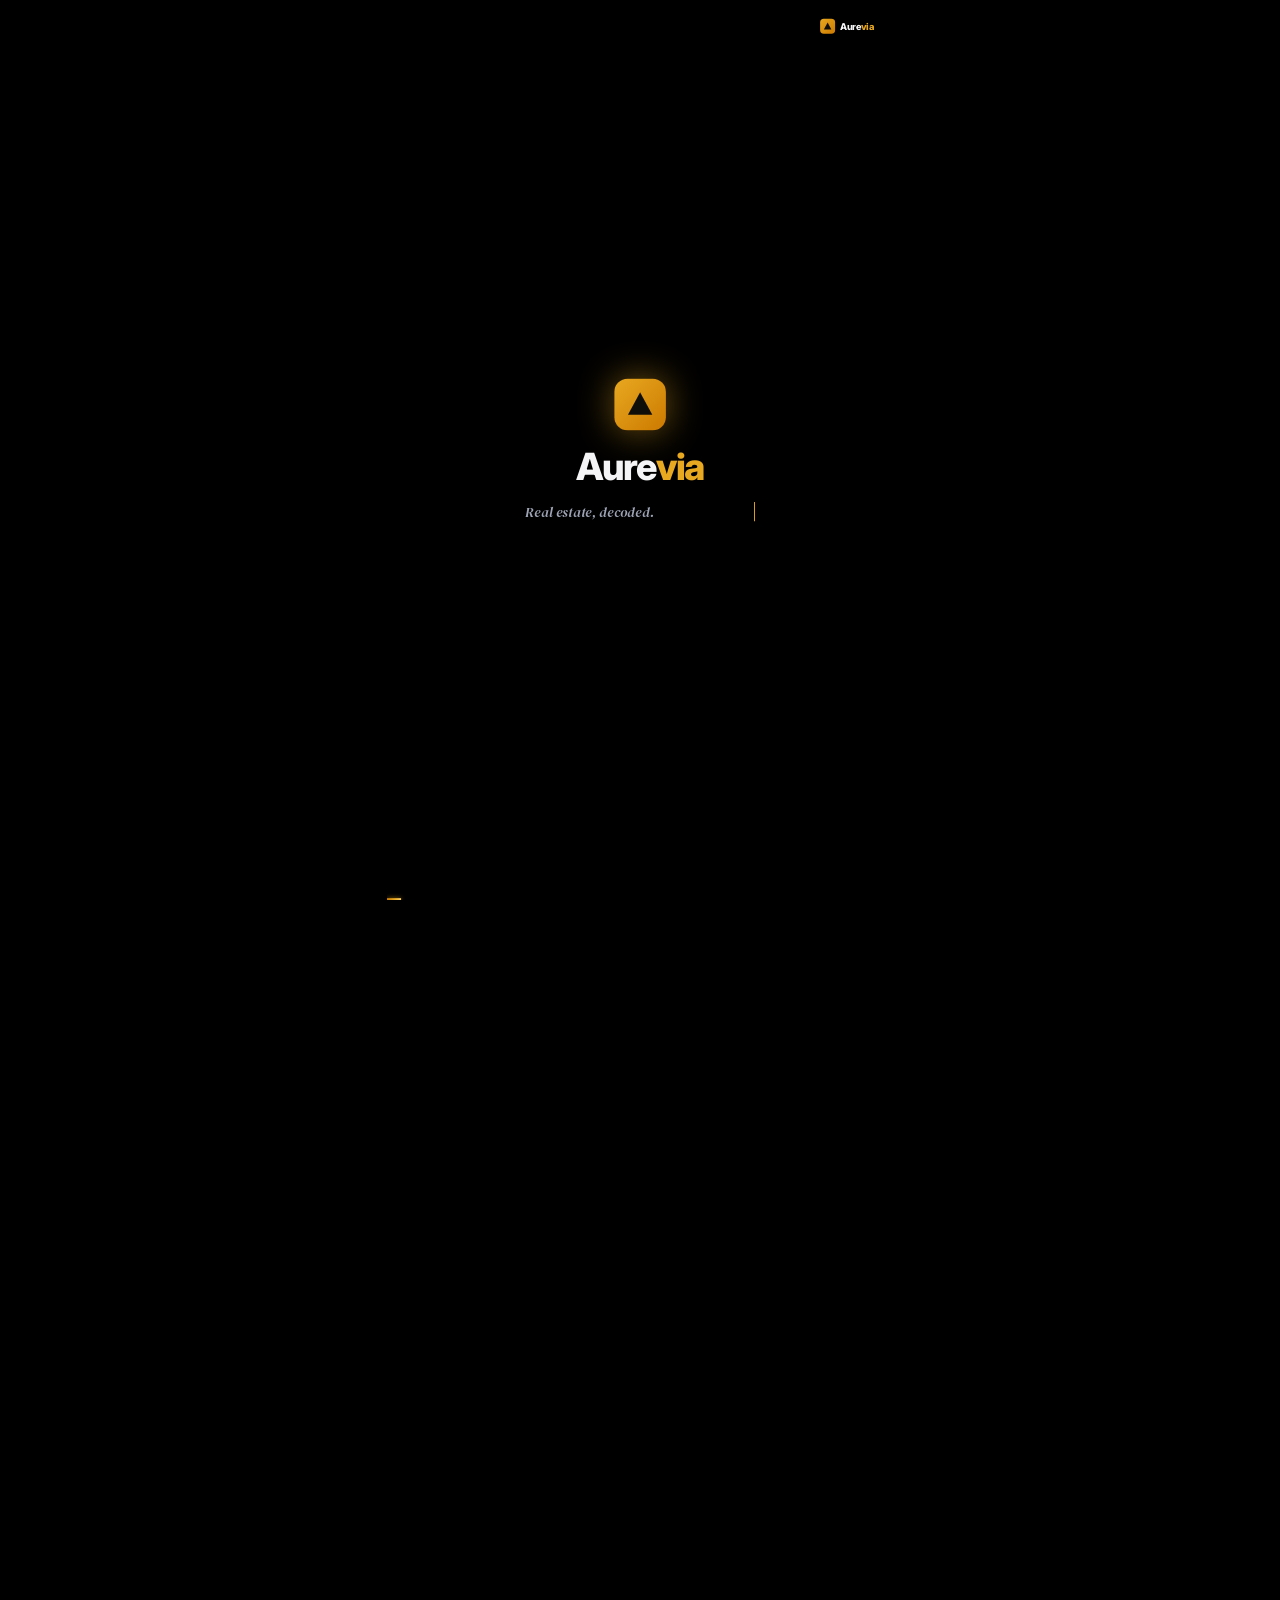
<file: demo_9x16.html>
<!DOCTYPE html>
<html lang="en">
<head>
<meta charset="UTF-8">
<meta name="viewport" content="width=device-width, initial-scale=1.0">
<title>Aurevia Demo — 9:16 Vertical</title>
<style>
@import url('https://fonts.googleapis.com/css2?family=Inter:wght@300;400;500;600;700;800;900&family=DM+Serif+Display:ital@0;1&display=swap');

*, *::before, *::after { box-sizing: border-box; margin: 0; padding: 0; }

:root {
  --gold:    #E8A820;
  --gold-lt: #FFD160;
  --gold-dk: #CC7A00;
  --bg:      #09090E;
  --bg2:     #0F1018;
  --card:    #12131C;
  --border:  rgba(255,255,255,0.07);
  --b-gold:  rgba(232,168,32,0.3);
  --txt1:    #F4F4F6;
  --txt2:    #9DA3B4;
  --txt3:    #5C6278;
  --green:   #34D399;
  --blue:    #9AAEDD;
  --purple:  #A78BFA;
  --red:     #F87171;
}

html { background: #000; overflow: hidden; }

body {
  width: 1080px;
  height: 1920px;
  overflow: hidden;
  background: var(--bg);
  font-family: 'Inter', sans-serif;
  color: var(--txt1);
  -webkit-font-smoothing: antialiased;
  transform-origin: top left;
}

#stage {
  position: relative;
  width: 1080px;
  height: 1920px;
  overflow: hidden;
  background: var(--bg);
}

.scene {
  position: absolute;
  inset: 0;
  opacity: 0;
  pointer-events: none;
  display: flex;
  align-items: center;
  justify-content: center;
  flex-direction: column;
}
.scene.active { opacity: 1; pointer-events: all; z-index: 10; }

#progress {
  position: absolute;
  bottom: 0; left: 0;
  height: 4px;
  background: linear-gradient(90deg, var(--gold-dk), var(--gold), var(--gold-lt));
  width: 0%;
  z-index: 999;
  box-shadow: 0 0 10px rgba(232,168,32,0.7);
}

#wm {
  position: absolute;
  top: 40px; right: 40px;
  display: flex; align-items: center; gap: 10px;
  z-index: 998;
}
.wm-ic {
  width: 32px; height: 32px;
  background: linear-gradient(135deg, var(--gold), var(--gold-dk));
  border-radius: 8px;
  display: flex; align-items: center; justify-content: center;
}
.wm-tx { font-size: 20px; font-weight: 800; letter-spacing: -0.02em; }
.wm-tx span { color: var(--gold); }

/* Keyframes */
@keyframes fadeIn  { to { opacity: 1; } }
@keyframes fadeUp  { from { opacity: 0; transform: translateY(24px); } to { opacity: 1; transform: translateY(0); } }
@keyframes scaleIn { from { opacity: 0; transform: scale(0.9); } to { opacity: 1; transform: scale(1); } }
@keyframes logoReveal { to { opacity: 1; transform: scale(1); box-shadow: 0 0 80px rgba(232,168,32,0.5); } }
@keyframes blink    { 0%,100% { opacity:1; } 50% { opacity:0; } }
@keyframes barGrow  { to { width: var(--w); } }
@keyframes drawLine { to { stroke-dashoffset: 0; } }
@keyframes countUp  { from { opacity:0; } to { opacity:1; } }
@keyframes checkPop { to { opacity: 1; transform: scale(1); } }
@keyframes taglineReveal { 0% { width:0; opacity:1; } 100% { width:490px; opacity:1; } }
@keyframes pulse-dot { 0%,100% { box-shadow:0 0 0 0 rgba(52,211,153,0.4); } 50% { box-shadow:0 0 0 8px rgba(52,211,153,0); } }

/* ═══ SCENE 1 — LOGO ═══ */
#s1 { background: #000; gap: 28px; }
.v-logo-icon {
  width: 110px; height: 110px;
  background: linear-gradient(135deg, var(--gold), var(--gold-dk));
  border-radius: 28px;
  display: flex; align-items: center; justify-content: center;
  opacity: 0; transform: scale(0.6);
}
#s1.active .v-logo-icon { animation: logoReveal 1s 0.3s cubic-bezier(0.34,1.56,0.64,1) forwards; }
.v-wordmark {
  font-size: 80px; font-weight: 800; letter-spacing: -0.04em;
  opacity: 0;
}
#s1.active .v-wordmark { animation: fadeUp 0.7s 0.9s ease forwards; }
.v-wordmark span { color: var(--gold); }
.v-tagline {
  font-family: 'DM Serif Display', serif; font-style: italic;
  font-size: 30px; color: var(--txt2);
  overflow: hidden; white-space: nowrap;
  border-right: 2px solid var(--gold);
  width: 0; opacity: 0;
}
#s1.active .v-tagline { animation: taglineReveal 1.4s 1.6s steps(24,end) forwards; }

/* ═══ SCENE 2 — PROBLEM ═══ */
#s2 { gap: 0; }
.v-clutter {
  position: absolute;
  inset: 0;
  display: grid;
  grid-template-columns: 1fr 1fr;
  gap: 8px;
  padding: 80px 40px;
  opacity: 0;
}
#s2.active .v-clutter { animation: fadeIn 0.4s 0.1s ease forwards; }
.v-cc {
  background: #16161E;
  border: 1px solid rgba(255,255,255,0.04);
  border-radius: 10px;
  padding: 12px;
  opacity: 0; transform: translateY(8px);
}
#s2.active .v-cc:nth-child(1) { animation: fadeUp 0.3s 0.1s ease forwards; }
#s2.active .v-cc:nth-child(2) { animation: fadeUp 0.3s 0.15s ease forwards; }
#s2.active .v-cc:nth-child(3) { animation: fadeUp 0.3s 0.2s ease forwards; }
#s2.active .v-cc:nth-child(4) { animation: fadeUp 0.3s 0.25s ease forwards; }
#s2.active .v-cc:nth-child(5) { animation: fadeUp 0.3s 0.13s ease forwards; }
#s2.active .v-cc:nth-child(6) { animation: fadeUp 0.3s 0.18s ease forwards; }
#s2.active .v-cc:nth-child(7) { animation: fadeUp 0.3s 0.22s ease forwards; }
#s2.active .v-cc:nth-child(8) { animation: fadeUp 0.3s 0.28s ease forwards; }
.vcc-img { height: 100px; background: #1E1F2E; border-radius: 6px; margin-bottom: 8px; }
.vcc-l { height: 9px; background: #1E1F2E; border-radius: 3px; margin-bottom: 5px; }
.vcc-l.s { width: 55%; }
.vcc-l.p { background: rgba(255,255,255,0.06); width: 35%; }
.v2-overlay {
  position: absolute; inset: 0;
  display: flex; flex-direction: column; align-items: center; justify-content: center;
  background: linear-gradient(to bottom, rgba(9,9,14,0) 0%, rgba(9,9,14,0.9) 35%, rgba(9,9,14,0.98) 60%);
  opacity: 0;
}
#s2.active .v2-overlay { animation: fadeIn 0.6s 1.3s ease forwards; }
.v2-head {
  font-family: 'DM Serif Display', serif;
  font-size: 66px; text-align: center; line-height: 1.08;
  color: var(--txt2); opacity: 0; transform: translateY(20px);
  padding: 0 40px;
}
.v2-head strong { color: var(--red); font-weight: 400; }
#s2.active .v2-head { animation: fadeUp 0.7s 1.9s ease forwards; }
.v2-sub {
  font-size: 20px; color: var(--txt3); text-transform: uppercase;
  letter-spacing: 0.08em; font-weight: 500; margin-top: 18px;
  opacity: 0;
}
#s2.active .v2-sub { animation: fadeIn 0.6s 2.5s ease forwards; }

/* ═══ SCENE 3 — PRODUCT REVEAL ═══ */
#s3 { padding: 60px 40px; justify-content: flex-start; padding-top: 120px; }
.v3-label { font-size: 13px; font-weight: 700; letter-spacing: 0.1em; text-transform: uppercase; color: var(--gold); opacity: 0; margin-bottom: 20px; display: flex; align-items: center; gap: 8px; }
.v3-label::before { content:''; width: 20px; height: 2px; background: var(--gold); }
#s3.active .v3-label { animation: fadeIn 0.4s 0.2s ease forwards; }
.v3-searchbar {
  background: rgba(232,168,32,0.05);
  border: 1px solid rgba(232,168,32,0.2);
  border-radius: 12px;
  padding: 16px 20px;
  display: flex; align-items: center; gap: 12px;
  font-size: 16px; color: var(--txt2);
  width: 100%;
  opacity: 0; transform: translateY(16px);
  margin-bottom: 24px;
}
#s3.active .v3-searchbar { animation: fadeUp 0.6s 0.4s ease forwards; }
.v3-ai-b {
  background: linear-gradient(135deg, var(--gold), var(--gold-dk));
  color: #0F0E09; font-size: 9px; font-weight: 900;
  letter-spacing: 0.1em; padding: 3px 8px;
  border-radius: 4px; text-transform: uppercase; flex-shrink: 0;
}
.v3-typed { font-size: 15px; font-weight: 500; color: var(--txt1); }
.v3-cur { display: inline-block; width: 2px; height: 16px; background: var(--gold); margin-left: 2px; vertical-align: middle; }
#s3.active .v3-cur { animation: blink 0.8s step-end infinite; }

/* Vertical property cards */
.v3-cards { display: flex; flex-direction: column; gap: 16px; width: 100%; }
.v3-card {
  background: var(--card);
  border: 1px solid var(--border);
  border-radius: 16px;
  overflow: hidden;
  display: flex;
  opacity: 0;
}
#s3.active .v3-card:nth-child(1) { animation: fadeUp 0.5s 2.0s cubic-bezier(0.34,1.2,0.64,1) forwards; }
#s3.active .v3-card:nth-child(2) { animation: fadeUp 0.5s 2.4s cubic-bezier(0.34,1.2,0.64,1) forwards; }
#s3.active .v3-card:nth-child(3) { animation: fadeUp 0.5s 2.8s cubic-bezier(0.34,1.2,0.64,1) forwards; }
.v3c-img { width: 140px; height: 130px; flex-shrink: 0; position: relative; overflow: hidden; }
.v3c-img img { width: 100%; height: 100%; object-fit: cover; }
.v3c-match {
  position: absolute; bottom: 6px; left: 6px;
  background: rgba(9,9,14,0.9);
  border: 1px solid rgba(232,168,32,0.5);
  border-radius: 5px; padding: 2px 8px;
  font-size: 11px; font-weight: 800; color: var(--gold);
  opacity: 0;
}
#s3.active .v3-card:nth-child(1) .v3c-match { animation: fadeIn 0.4s 2.5s forwards; }
#s3.active .v3-card:nth-child(2) .v3c-match { animation: fadeIn 0.4s 2.9s forwards; }
#s3.active .v3-card:nth-child(3) .v3c-match { animation: fadeIn 0.4s 3.3s forwards; }
.v3c-body { padding: 16px 18px; flex: 1; display: flex; flex-direction: column; justify-content: center; }
.v3c-price { font-size: 20px; font-weight: 800; letter-spacing: -0.02em; margin-bottom: 3px; }
.v3c-loc { font-size: 12px; color: var(--txt2); margin-bottom: 10px; }
.v3c-row { display: flex; gap: 12px; }
.v3c-tag { font-size: 11px; padding: 3px 9px; border-radius: 4px; font-weight: 600; }
.tg { background: rgba(52,211,153,0.1); color: var(--green); border: 1px solid rgba(52,211,153,0.2); }
.ty { background: rgba(232,168,32,0.1); color: var(--gold); border: 1px solid rgba(232,168,32,0.2); }

/* ═══ SCENE 4 — FEATURES MONTAGE ═══ */
#s4 { padding: 80px 50px; gap: 24px; justify-content: center; }
.v4-label { font-size: 13px; font-weight: 700; letter-spacing: 0.1em; text-transform: uppercase; color: var(--gold); opacity: 0; display: flex; align-items: center; gap: 8px; }
.v4-label::before { content:''; width: 20px; height: 2px; background: var(--gold); }
.scene.active .v4-label { animation: fadeIn 0.4s 0.2s ease forwards; }

.v4-head {
  font-family: 'DM Serif Display', serif;
  font-size: 72px; font-weight: 400; line-height: 1.05;
  letter-spacing: -0.02em; text-align: center;
  opacity: 0;
}
.scene.active .v4-head { animation: fadeUp 0.7s 0.4s ease forwards; }
.v4-head span { background: linear-gradient(135deg, var(--gold), var(--gold-lt)); -webkit-background-clip: text; background-clip: text; -webkit-text-fill-color: transparent; }

.v4-stats-grid {
  display: grid;
  grid-template-columns: 1fr 1fr;
  gap: 16px;
  width: 100%;
  opacity: 0;
}
.scene.active .v4-stats-grid { animation: fadeUp 0.6s 0.8s ease forwards; }
.v4-stat-card {
  background: var(--card);
  border: 1px solid var(--border);
  border-radius: 16px;
  padding: 24px;
  display: flex; flex-direction: column; gap: 8px;
}
.v4-stat-card.highlight {
  border-color: rgba(232,168,32,0.25);
  box-shadow: 0 0 30px rgba(232,168,32,0.07);
}
.v4-sc-label { font-size: 11px; font-weight: 700; letter-spacing: 0.08em; text-transform: uppercase; color: var(--txt3); }
.v4-sc-val { font-size: 40px; font-weight: 900; letter-spacing: -0.04em; line-height: 1; }
.v4-sc-sub { font-size: 12px; color: var(--txt2); }

/* ═══ SCENE 5 — ANALYTICS ═══ */
#s5 { padding: 80px 50px; gap: 28px; justify-content: center; }
.v5-chart-panel {
  background: var(--card);
  border: 1px solid var(--border);
  border-radius: 20px;
  padding: 32px;
  width: 100%;
  opacity: 0;
}
#s5.active .v5-chart-panel { animation: fadeUp 0.7s 0.4s ease forwards; }
.v5-svg { width: 100%; height: 200px; }
.v5-line { fill: none; stroke: var(--gold); stroke-width: 3; stroke-linecap: round; stroke-dasharray: 700; stroke-dashoffset: 700; }
#s5.active .v5-line { animation: drawLine 2s 0.9s ease forwards; }
.v5-area { fill: url(#v5Grad); opacity: 0; }
#s5.active .v5-area { animation: fadeIn 0.5s 2.2s ease forwards; }

.v5-metrics {
  display: grid; grid-template-columns: repeat(3, 1fr);
  gap: 12px; width: 100%;
  opacity: 0;
}
#s5.active .v5-metrics { animation: fadeUp 0.6s 0.8s ease forwards; }
.v5-metric {
  background: var(--card);
  border: 1px solid var(--border);
  border-radius: 12px;
  padding: 20px 16px;
  text-align: center;
}
.v5-m-val { font-size: 32px; font-weight: 900; letter-spacing: -0.03em; margin-bottom: 4px; }
.v5-m-label { font-size: 11px; color: var(--txt3); }

/* ═══ SCENE 6 — TRANSACTIONS ═══ */
#s6 { padding: 80px 50px; gap: 28px; justify-content: center; }
.v6-pipeline {
  display: flex; flex-direction: column; gap: 0;
  width: 100%;
  opacity: 0;
}
#s6.active .v6-pipeline { animation: fadeIn 0.4s 0.3s ease forwards; }
.v6-step {
  display: flex; align-items: flex-start; gap: 20px;
  padding: 18px 0;
  border-bottom: 1px solid var(--border);
  opacity: 0;
}
.v6-step:last-child { border-bottom: none; }
#s6.active .v6-step:nth-child(1) { animation: fadeUp 0.4s 0.4s ease forwards; }
#s6.active .v6-step:nth-child(2) { animation: fadeUp 0.4s 0.7s ease forwards; }
#s6.active .v6-step:nth-child(3) { animation: fadeUp 0.4s 1.0s ease forwards; }
#s6.active .v6-step:nth-child(4) { animation: fadeUp 0.4s 1.3s ease forwards; }
#s6.active .v6-step:nth-child(5) { animation: fadeUp 0.4s 1.6s ease forwards; }

.v6-icon {
  width: 60px; height: 60px; border-radius: 14px;
  display: flex; align-items: center; justify-content: center;
  font-size: 24px; flex-shrink: 0;
}
.v6i-done { background: rgba(52,211,153,0.12); border: 1px solid rgba(52,211,153,0.3); }
.v6i-active { background: rgba(232,168,32,0.12); border: 1px solid rgba(232,168,32,0.4); box-shadow: 0 0 20px rgba(232,168,32,0.15); }
.v6i-pending { background: var(--card); border: 1px solid var(--border); opacity: 0.5; }
.v6-info { flex: 1; }
.v6-step-name { font-size: 17px; font-weight: 700; margin-bottom: 3px; }
.v6-step-sub { font-size: 13px; color: var(--txt3); }
.v6-check {
  width: 28px; height: 28px; border-radius: 50%;
  background: var(--green); color: #000; font-size: 14px; font-weight: 900;
  display: flex; align-items: center; justify-content: center;
  flex-shrink: 0; margin-top: 16px;
  opacity: 0; transform: scale(0);
}
#s6.active .v6-step:nth-child(1) .v6-check { animation: checkPop 0.4s 0.8s cubic-bezier(0.34,1.56,0.64,1) forwards; }
#s6.active .v6-step:nth-child(2) .v6-check { animation: checkPop 0.4s 1.1s cubic-bezier(0.34,1.56,0.64,1) forwards; }
#s6.active .v6-step:nth-child(3) .v6-check { animation: checkPop 0.4s 1.4s cubic-bezier(0.34,1.56,0.64,1) forwards; }
#s6.active .v6-step:nth-child(4) .v6-check { animation: checkPop 0.4s 1.7s cubic-bezier(0.34,1.56,0.64,1) forwards; }
#s6.active .v6-step:nth-child(5) .v6-check { animation: checkPop 0.4s 2.0s cubic-bezier(0.34,1.56,0.64,1) forwards; }

/* ═══ SCENE 7 — STATS ═══ */
#s7 { gap: 0; position: relative; }
.v7-glow {
  position: absolute; top: 50%; left: 50%;
  transform: translate(-50%, -50%);
  width: 700px; height: 700px;
  background: radial-gradient(ellipse, rgba(232,168,32,0.1) 0%, transparent 65%);
}
.v7-stats {
  display: flex; flex-direction: column; gap: 24px;
  padding: 0 50px;
  width: 100%;
}
.v7-stat {
  text-align: center;
  background: var(--card);
  border: 1px solid var(--border);
  border-radius: 20px;
  padding: 40px 30px;
  opacity: 0;
}
#s7.active .v7-stat:nth-child(1) { animation: scaleIn 0.5s 0.4s cubic-bezier(0.34,1.2,0.64,1) forwards; }
#s7.active .v7-stat:nth-child(2) { animation: scaleIn 0.5s 0.65s cubic-bezier(0.34,1.2,0.64,1) forwards; }
#s7.active .v7-stat:nth-child(3) { animation: scaleIn 0.5s 0.9s cubic-bezier(0.34,1.2,0.64,1) forwards; }
#s7.active .v7-stat:nth-child(4) { animation: scaleIn 0.5s 1.15s cubic-bezier(0.34,1.2,0.64,1) forwards; }
.v7-val {
  font-size: 68px; font-weight: 900; letter-spacing: -0.05em; line-height: 1;
  background: linear-gradient(135deg, var(--gold), var(--gold-lt));
  -webkit-background-clip: text; background-clip: text; -webkit-text-fill-color: transparent;
  margin-bottom: 10px;
}
.v7-label { font-size: 17px; color: var(--txt2); font-weight: 500; }

/* ═══ SCENE 8 — CLOSING CTA ═══ */
#s8 { background: #000; gap: 32px; position: relative; }
.v8-glow {
  position: absolute; top: 40%; left: 50%;
  transform: translate(-50%, -50%);
  width: 700px; height: 600px;
  background: radial-gradient(ellipse, rgba(232,168,32,0.13) 0%, transparent 65%);
  opacity: 0;
}
#s8.active .v8-glow { animation: fadeIn 1s 0.2s ease forwards; }
.v8-wrap {
  display: flex; flex-direction: column; align-items: center; gap: 28px;
  opacity: 0; transform: translateY(24px); position: relative; z-index: 1;
  padding: 0 60px;
}
#s8.active .v8-wrap { animation: fadeUp 0.8s 0.4s ease forwards; }
.v8-icon {
  width: 120px; height: 120px;
  background: linear-gradient(135deg, var(--gold), var(--gold-dk));
  border-radius: 30px;
  display: flex; align-items: center; justify-content: center;
  box-shadow: 0 0 60px rgba(232,168,32,0.4);
}
.v8-wm { font-size: 88px; font-weight: 800; letter-spacing: -0.04em; }
.v8-wm span { color: var(--gold); }
.v8-tag { font-family: 'DM Serif Display', serif; font-style: italic; font-size: 32px; color: var(--txt2); letter-spacing: 0.02em; text-align: center; }
.v8-btn {
  background: linear-gradient(135deg, var(--gold), var(--gold-dk));
  color: #0F0E09; font-size: 22px; font-weight: 800;
  padding: 22px 56px; border-radius: 100px;
  letter-spacing: -0.01em; display: inline-flex; align-items: center; gap: 14px;
  box-shadow: 0 8px 40px rgba(232,168,32,0.4);
  opacity: 0; transform: translateY(16px);
}
#s8.active .v8-btn { animation: fadeUp 0.6s 1.6s cubic-bezier(0.34,1.2,0.64,1) forwards; }
.v8-sub {
  font-size: 15px; color: var(--txt3); letter-spacing: 0.08em; text-transform: uppercase;
  opacity: 0; text-align: center;
}
#s8.active .v8-sub { animation: fadeIn 0.6s 2.2s ease forwards; }
</style>
</head>
<body>
<div id="stage">

  <!-- Watermark -->
  <div id="wm">
    <div class="wm-ic"><svg width="18" height="18" viewBox="0 0 18 18" fill="#0F0E09"><path d="M9 1L17 16H1L9 1Z"/></svg></div>
    <span class="wm-tx">Aure<span>via</span></span>
  </div>
  <div id="progress"></div>

  <!-- SCENE 1: Logo -->
  <section class="scene" id="s1">
    <div class="v-logo-icon"><svg width="60" height="60" viewBox="0 0 60 60" fill="#0F0E09"><path d="M30 4L56 52H4L30 4Z"/></svg></div>
    <div class="v-wordmark">Aure<span>via</span></div>
    <div class="v-tagline">Real estate, decoded.</div>
  </section>

  <!-- SCENE 2: Problem -->
  <section class="scene" id="s2">
    <div class="v-clutter">
      <div class="v-cc"><div class="vcc-img"></div><div class="vcc-l"></div><div class="vcc-l s"></div><div class="vcc-l p"></div></div>
      <div class="v-cc"><div class="vcc-img"></div><div class="vcc-l"></div><div class="vcc-l s"></div><div class="vcc-l p"></div></div>
      <div class="v-cc"><div class="vcc-img"></div><div class="vcc-l"></div><div class="vcc-l s"></div><div class="vcc-l p"></div></div>
      <div class="v-cc"><div class="vcc-img"></div><div class="vcc-l"></div><div class="vcc-l s"></div><div class="vcc-l p"></div></div>
      <div class="v-cc"><div class="vcc-img"></div><div class="vcc-l"></div><div class="vcc-l s"></div><div class="vcc-l p"></div></div>
      <div class="v-cc"><div class="vcc-img"></div><div class="vcc-l"></div><div class="vcc-l s"></div><div class="vcc-l p"></div></div>
      <div class="v-cc"><div class="vcc-img"></div><div class="vcc-l"></div><div class="vcc-l s"></div><div class="vcc-l p"></div></div>
      <div class="v-cc"><div class="vcc-img"></div><div class="vcc-l"></div><div class="vcc-l s"></div><div class="vcc-l p"></div></div>
    </div>
    <div class="v2-overlay">
      <div class="v2-head">Endless listings.<br><strong>No real answers.</strong></div>
      <div class="v2-sub">There has to be a smarter way.</div>
    </div>
  </section>

  <!-- SCENE 3: Product Reveal -->
  <section class="scene" id="s3">
    <div class="v3-label">Aurevia AI Dashboard</div>
    <div class="v3-searchbar">
      <div class="v3-ai-b">AI</div>
      <div class="v3-typed" id="v3t"></div><div class="v3-cur"></div>
    </div>
    <div class="v3-cards">
      <div class="v3-card">
        <div class="v3c-img"><img src="img_austin.png" alt="Austin"><div class="v3c-match">96% Match</div></div>
        <div class="v3c-body">
          <div class="v3c-price">$1,245,000</div>
          <div class="v3c-loc">2BR · South Congress, Austin TX</div>
          <div class="v3c-row"><span class="v3c-tag tg">8.4% Cap</span><span class="v3c-tag ty">↑12%/yr</span></div>
        </div>
      </div>
      <div class="v3-card">
        <div class="v3c-img"><img src="img_miami.png" alt="Miami"><div class="v3c-match">89% Match</div></div>
        <div class="v3c-body">
          <div class="v3c-price">$2,180,000</div>
          <div class="v3c-loc">2BR · Brickell, Miami FL</div>
          <div class="v3c-row"><span class="v3c-tag tg">8.7% Cap</span><span class="v3c-tag ty">↑9%/yr</span></div>
        </div>
      </div>
      <div class="v3-card">
        <div class="v3c-img"><img src="img_nyc.png" alt="NYC"><div class="v3c-match" style="color:var(--txt2);border-color:rgba(255,255,255,0.15);">81% Match</div></div>
        <div class="v3c-body">
          <div class="v3c-price">$3,750,000</div>
          <div class="v3c-loc">3BR · West Village, NY</div>
          <div class="v3c-row"><span class="v3c-tag ty">6.2% Cap</span><span class="v3c-tag tg">↑6%/yr</span></div>
        </div>
      </div>
    </div>
  </section>

  <!-- SCENE 4: Features Callout -->
  <section class="scene" id="s4">
    <div class="v4-label">4 Intelligent Pillars</div>
    <div class="v4-head">Intelligence at <span>every stage.</span></div>
    <div class="v4-stats-grid">
      <div class="v4-stat-card highlight">
        <div class="v4-sc-label">Match Scores</div>
        <div class="v4-sc-val" style="background:linear-gradient(135deg,var(--gold),var(--gold-lt));-webkit-background-clip:text;background-clip:text;-webkit-text-fill-color:transparent;">94%</div>
        <div class="v4-sc-sub">AI accuracy</div>
      </div>
      <div class="v4-stat-card">
        <div class="v4-sc-label">Market Data</div>
        <div class="v4-sc-val" style="color:var(--blue);">Live</div>
        <div class="v4-sc-sub">Real-time pricing</div>
      </div>
      <div class="v4-stat-card">
        <div class="v4-sc-label">Cap Rate</div>
        <div class="v4-sc-val" style="color:var(--green);">8.4%</div>
        <div class="v4-sc-sub">Instant calc</div>
      </div>
      <div class="v4-stat-card">
        <div class="v4-sc-label">Time to Close</div>
        <div class="v4-sc-val" style="color:var(--purple);">24d</div>
        <div class="v4-sc-sub">Avg guided deal</div>
      </div>
    </div>
  </section>

  <!-- SCENE 5: Market Insights Chart -->
  <section class="scene" id="s5">
    <div class="v4-label">Market Insights</div>
    <div class="v4-head" style="font-size:62px;margin-bottom:24px;">Know where the <span>market is going.</span></div>
    <div class="v5-chart-panel">
      <div style="font-size:12px;font-weight:700;letter-spacing:0.08em;text-transform:uppercase;color:var(--txt3);margin-bottom:6px;">Austin Metro · Price Appreciation</div>
      <div style="font-size:46px;font-weight:800;letter-spacing:-0.04em;background:linear-gradient(135deg,var(--gold),var(--gold-lt));-webkit-background-clip:text;background-clip:text;-webkit-text-fill-color:transparent;margin-bottom:4px;">+12.4%</div>
      <div style="font-size:14px;color:var(--green);margin-bottom:24px;">↑ YoY outpacing national avg by 4.1pp</div>
      <svg viewBox="0 0 980 200" class="v5-svg" style="overflow:visible;">
        <defs>
          <linearGradient id="v5Grad" x1="0" y1="0" x2="0" y2="1">
            <stop offset="0%" stop-color="#E8A820" stop-opacity="0.3"/>
            <stop offset="100%" stop-color="#E8A820" stop-opacity="0"/>
          </linearGradient>
        </defs>
        <path class="v5-area" d="M0,170 C150,155 300,130 450,100 C600,70 750,40 980,10 L980,200 L0,200 Z"/>
        <path class="v5-line" d="M0,170 C150,155 300,130 450,100 C600,70 750,40 980,10"/>
        <circle cx="0"   cy="170" r="5" fill="#E8A820" opacity="0.5"/>
        <circle cx="245" cy="125" r="5" fill="#E8A820" opacity="0.6"/>
        <circle cx="490" cy="95"  r="5" fill="#E8A820" opacity="0.7"/>
        <circle cx="735" cy="38"  r="5" fill="#E8A820" opacity="0.9"/>
        <circle cx="980" cy="10"  r="7" fill="#E8A820"/>
      </svg>
    </div>
    <div class="v5-metrics">
      <div class="v5-metric"><div class="v5-m-val" style="color:var(--green);">8.4%</div><div class="v5-m-label">Cap Rate</div></div>
      <div class="v5-metric"><div class="v5-m-val" style="color:var(--gold);">12.4%</div><div class="v5-m-label">YoY Growth</div></div>
      <div class="v5-metric"><div class="v5-m-val">2.1%</div><div class="v5-m-label">Vacancy</div></div>
    </div>
  </section>

  <!-- SCENE 6: Transactions -->
  <section class="scene" id="s6">
    <div class="v4-label">End-to-End Transactions</div>
    <div class="v4-head" style="font-size:62px;margin-bottom:24px;">From offer to keys, <span>guided.</span></div>
    <div class="v6-pipeline">
      <div class="v6-step">
        <div class="v6-icon v6i-done">📝</div>
        <div class="v6-info"><div class="v6-step-name">Offer Made</div><div class="v6-step-sub">AI negotiation hints · $1,220,000 accepted</div></div>
        <div class="v6-check">✓</div>
      </div>
      <div class="v6-step">
        <div class="v6-icon v6i-done">🔍</div>
        <div class="v6-info"><div class="v6-step-name">Inspection</div><div class="v6-step-sub">Coordinated &amp; completed</div></div>
        <div class="v6-check">✓</div>
      </div>
      <div class="v6-step">
        <div class="v6-icon v6i-done">📄</div>
        <div class="v6-info"><div class="v6-step-name">Documents</div><div class="v6-step-sub">E-signed &amp; secured in vault</div></div>
        <div class="v6-check">✓</div>
      </div>
      <div class="v6-step">
        <div class="v6-icon v6i-active">🏦</div>
        <div class="v6-info"><div class="v6-step-name">Escrow</div><div class="v6-step-sub">Active · Day 12 of 30</div></div>
        <div class="v6-check">✓</div>
      </div>
      <div class="v6-step">
        <div class="v6-icon v6i-pending">🔑</div>
        <div class="v6-info"><div class="v6-step-name">Closing Day</div><div class="v6-step-sub">Estimated Aug 14, 2025</div></div>
        <div class="v6-check">✓</div>
      </div>
    </div>
  </section>

  <!-- SCENE 7: Stats -->
  <section class="scene" id="s7">
    <div class="v7-glow"></div>
    <div class="v7-stats" style="position:relative;z-index:1;">
      <div class="v7-stat">
        <div class="v7-val"><span id="vc1">0</span>+</div>
        <div class="v7-label">Properties Analyzed</div>
      </div>
      <div class="v7-stat">
        <div class="v7-val"><span id="vc2">0</span>x</div>
        <div class="v7-label">Faster Decisions</div>
      </div>
      <div class="v7-stat">
        <div class="v7-val"><span id="vc3">0</span>%</div>
        <div class="v7-label">Match Satisfaction</div>
      </div>
      <div class="v7-stat">
        <div class="v7-val">$<span id="vc4">0</span>B</div>
        <div class="v7-label">Transaction Volume</div>
      </div>
    </div>
  </section>

  <!-- SCENE 8: Closing CTA -->
  <section class="scene" id="s8">
    <div class="v8-glow"></div>
    <div class="v8-wrap">
      <div class="v8-icon"><svg width="66" height="66" viewBox="0 0 66 66" fill="#0F0E09"><path d="M33 4L60 58H6L33 4Z"/></svg></div>
      <div class="v8-wm">Aure<span>via</span></div>
      <div class="v8-tag">Real estate, decoded.</div>
      <div class="v8-btn">
        Request Early Access
        <svg width="22" height="22" viewBox="0 0 22 22" fill="none"><path d="M4 11h14M11 4l7 7-7 7" stroke="#0F0E09" stroke-width="2.2" stroke-linecap="round"/></svg>
      </div>
      <div class="v8-sub">aurevia.com · AI-Powered Real Estate</div>
    </div>
  </section>

</div>

<script>
const TOTAL_MS = 55000;

const scenes = [
  { id: 's1', startMs: 0     },
  { id: 's2', startMs: 5500  },
  { id: 's3', startMs: 12500 },
  { id: 's4', startMs: 20500 },
  { id: 's5', startMs: 27500 },
  { id: 's6', startMs: 34000 },
  { id: 's7', startMs: 41500 },
  { id: 's8', startMs: 49000 },
];

// Scale to fit
function applyScale() {
  const s = Math.min(window.innerWidth / 1080, window.innerHeight / 1920);
  document.body.style.transform = `scale(${s})`;
  document.body.style.marginLeft = (window.innerWidth  - 1080 * s) / 2 + 'px';
  document.body.style.marginTop  = (window.innerHeight - 1920 * s) / 2 + 'px';
}
applyScale();
window.addEventListener('resize', applyScale);

let startTime = null;
let curScene = -1;
let s3Done = false, s7Done = false;
const prog = document.getElementById('progress');

function showScene(idx) {
  if (idx === curScene) return;
  if (curScene >= 0) document.getElementById(scenes[curScene].id)?.classList.remove('active');
  curScene = idx;
  document.getElementById(scenes[idx].id)?.classList.add('active');
  if (scenes[idx].id === 's3' && !s3Done) { s3Done = true; runS3Typer(); }
  if (scenes[idx].id === 's7' && !s7Done) { s7Done = true; runS7Counters(); }
}

function runS3Typer() {
  const el = document.getElementById('v3t');
  const txt = 'Find 2-bed properties with 8%+ yield in Austin';
  let i = 0;
  const iv = setInterval(() => {
    el.textContent = txt.substring(0, i++);
    if (i > txt.length) clearInterval(iv);
  }, 55);
}

function runS7Counters() {
  setTimeout(() => {
    count('vc1', 0, 10000, 2000, v => (Math.round(v/1000)*1000).toLocaleString());
    count('vc2', 0, 3.5,  1800, v => v.toFixed(1));
    count('vc3', 0, 98,   1600, v => Math.round(v).toString());
    count('vc4', 0, 4.2,  1800, v => v.toFixed(1));
  }, 600);
}

function count(id, from, to, dur, fmt) {
  const el = document.getElementById(id);
  if (!el) return;
  const t0 = performance.now();
  (function tick(now) {
    const p = Math.min((now - t0) / dur, 1);
    const e = 1 - Math.pow(1-p, 3);
    el.textContent = fmt(from + (to-from) * e);
    if (p < 1) requestAnimationFrame(tick);
  })(t0);
}

function loop(ts) {
  if (!startTime) startTime = ts;
  const el = ts - startTime;
  prog.style.width = Math.min(el / TOTAL_MS * 100, 100) + '%';
  for (let i = scenes.length - 1; i >= 0; i--) {
    if (el >= scenes[i].startMs) { showScene(i); break; }
  }
  if (el < TOTAL_MS + 1000) requestAnimationFrame(loop);
}
requestAnimationFrame(loop);

document.addEventListener('keydown', e => {
  if (e.key === 'r' || e.key === 'R') location.reload();
});
</script>
</body>
</html>
</file>
<file: styles.css>
/* ==========================================
   AUREVIA — Design System & Global Styles
   ========================================== */

@import url('https://fonts.googleapis.com/css2?family=Inter:wght@300;400;500;600;700;800;900&family=DM+Serif+Display:ital@0;1&display=swap');

/* === CSS Custom Properties === */
:root {
  /* Color Palette */
  --color-bg-primary:     #09090E;
  --color-bg-secondary:   #0F1018;
  --color-bg-tertiary:    #141520;
  --color-bg-card:        #12131C;
  --color-bg-glass:       rgba(20, 22, 35, 0.72);

  --color-gold-50:        #FFF9EB;
  --color-gold-100:       #FFEDC2;
  --color-gold-200:       #FFD97A;
  --color-gold-300:       #FFC53D;
  --color-gold-400:       #FFAB00;
  --color-gold-500:       #E69500;
  --color-gold-600:       #CC7A00;

  --color-navy-100:       #C8D4F0;
  --color-navy-200:       #9AAEDD;
  --color-navy-400:       #4A6494;
  --color-navy-600:       #1E2A45;
  --color-navy-700:       #131B30;

  --color-text-primary:   #F4F4F6;
  --color-text-secondary: #9DA3B4;
  --color-text-tertiary:  #5C6278;
  --color-text-gold:      #E8A820;

  --color-border:         rgba(255,255,255,0.06);
  --color-border-gold:    rgba(232, 168, 32, 0.3);

  --color-success:        #34D399;
  --color-warning:        #FBBF24;
  --color-danger:         #F87171;

  /* Typography */
  --font-sans:            'Inter', -apple-system, BlinkMacSystemFont, sans-serif;
  --font-serif:           'DM Serif Display', Georgia, serif;

  /* Spacing */
  --space-1: 4px;  --space-2: 8px;   --space-3: 12px;
  --space-4: 16px; --space-5: 20px;  --space-6: 24px;
  --space-8: 32px; --space-10: 40px; --space-12: 48px;
  --space-16: 64px; --space-20: 80px; --space-24: 96px;

  /* Border Radius */
  --radius-sm:   6px;
  --radius-md:   10px;
  --radius-lg:   16px;
  --radius-xl:   24px;
  --radius-full: 9999px;

  /* Shadows */
  --shadow-sm:   0 1px 3px rgba(0,0,0,0.4);
  --shadow-md:   0 4px 16px rgba(0,0,0,0.5);
  --shadow-lg:   0 8px 32px rgba(0,0,0,0.6);
  --shadow-gold: 0 0 32px rgba(232,168,32,0.15);
  --shadow-card: 0 2px 12px rgba(0,0,0,0.6), 0 0 0 1px rgba(255,255,255,0.05);

  /* Transitions */
  --transition-fast:   150ms cubic-bezier(0.4, 0, 0.2, 1);
  --transition-base:   250ms cubic-bezier(0.4, 0, 0.2, 1);
  --transition-slow:   400ms cubic-bezier(0.4, 0, 0.2, 1);
  --transition-spring: 400ms cubic-bezier(0.34, 1.56, 0.64, 1);
}

/* === Reset & Base === */
*, *::before, *::after {
  box-sizing: border-box;
  margin: 0;
  padding: 0;
}

html {
  scroll-behavior: smooth;
  -webkit-text-size-adjust: 100%;
}

body {
  font-family: var(--font-sans);
  background-color: var(--color-bg-primary);
  color: var(--color-text-primary);
  line-height: 1.6;
  font-size: 16px;
  overflow-x: hidden;
  -webkit-font-smoothing: antialiased;
  -moz-osx-font-smoothing: grayscale;
}

img { display: block; max-width: 100%; }
a { color: inherit; text-decoration: none; }
button { cursor: pointer; border: none; background: none; font-family: inherit; }
ul, ol { list-style: none; }

/* === Typography Scale === */
.display-xl {
  font-family: var(--font-serif);
  font-size: clamp(40px, 6vw, 82px);
  font-weight: 400;
  line-height: 1.08;
  letter-spacing: -0.02em;
}

.display-lg {
  font-family: var(--font-serif);
  font-size: clamp(32px, 4.5vw, 60px);
  font-weight: 400;
  line-height: 1.1;
  letter-spacing: -0.02em;
}

.heading-xl { font-size: clamp(24px, 3vw, 40px); font-weight: 700; line-height: 1.15; letter-spacing: -0.01em; }
.heading-lg { font-size: clamp(20px, 2.5vw, 32px); font-weight: 700; line-height: 1.2; }
.heading-md { font-size: clamp(18px, 2vw, 24px); font-weight: 600; line-height: 1.3; }
.heading-sm { font-size: 18px; font-weight: 600; line-height: 1.4; }

.body-lg { font-size: clamp(16px, 1.5vw, 18px); line-height: 1.7; }
.body-md { font-size: 15px; line-height: 1.65; }
.body-sm { font-size: 13px; line-height: 1.6; }
.label    { font-size: 11px; font-weight: 600; letter-spacing: 0.1em; text-transform: uppercase; }

.text-gold     { color: var(--color-text-gold); }
.text-muted    { color: var(--color-text-secondary); }
.text-faint    { color: var(--color-text-tertiary); }
.text-success  { color: var(--color-success); }
.text-danger   { color: var(--color-danger); }
.text-center   { text-align: center; }
.italic        { font-style: italic; }

/* === Layout === */
.container {
  width: 100%;
  max-width: 1200px;
  margin: 0 auto;
  padding: 0 var(--space-6);
}

.container-wide {
  width: 100%;
  max-width: 1400px;
  margin: 0 auto;
  padding: 0 var(--space-6);
}

.section {
  padding: var(--space-24) 0;
}

.section-sm {
  padding: var(--space-16) 0;
}

/* === Utility Classes === */
.flex        { display: flex; }
.flex-col    { flex-direction: column; }
.items-center { align-items: center; }
.justify-center { justify-content: center; }
.justify-between { justify-content: space-between; }
.gap-2       { gap: var(--space-2); }
.gap-3       { gap: var(--space-3); }
.gap-4       { gap: var(--space-4); }
.gap-6       { gap: var(--space-6); }
.gap-8       { gap: var(--space-8); }
.gap-12      { gap: var(--space-12); }
.relative    { position: relative; }
.overflow-hidden { overflow: hidden; }
.w-full      { width: 100%; }
.h-full      { height: 100%; }
.mt-2        { margin-top: var(--space-2); }
.mt-4        { margin-top: var(--space-4); }
.mt-6        { margin-top: var(--space-6); }
.mt-8        { margin-top: var(--space-8); }
.mt-12       { margin-top: var(--space-12); }

/* === Buttons === */
.btn {
  display: inline-flex;
  align-items: center;
  justify-content: center;
  gap: var(--space-2);
  padding: 12px 28px;
  border-radius: var(--radius-full);
  font-size: 14px;
  font-weight: 600;
  letter-spacing: 0.01em;
  transition: all var(--transition-base);
  white-space: nowrap;
  position: relative;
  overflow: hidden;
}

.btn-primary {
  background: linear-gradient(135deg, #E8A820 0%, #CC7A00 100%);
  color: #0F0E09;
  box-shadow: 0 4px 20px rgba(232, 168, 32, 0.35);
}

.btn-primary::before {
  content: '';
  position: absolute;
  inset: 0;
  background: linear-gradient(135deg, #FFD160 0%, #E8A820 100%);
  opacity: 0;
  transition: opacity var(--transition-base);
}

.btn-primary:hover::before { opacity: 1; }
.btn-primary:hover {
  box-shadow: 0 6px 28px rgba(232, 168, 32, 0.5);
  transform: translateY(-1px);
}

.btn-primary span { position: relative; z-index: 1; }

.btn-ghost {
  background: rgba(255,255,255,0.05);
  color: var(--color-text-primary);
  border: 1px solid var(--color-border);
  backdrop-filter: blur(12px);
}

.btn-ghost:hover {
  background: rgba(255,255,255,0.09);
  border-color: rgba(255,255,255,0.12);
  transform: translateY(-1px);
}

.btn-lg { padding: 15px 36px; font-size: 15px; }
.btn-sm { padding: 8px 18px; font-size: 13px; }

.btn-gold {
  background: linear-gradient(135deg, #E8A820 0%, #CC7A00 100%);
  color: #0F0E09;
  font-weight: 700;
  box-shadow: 0 4px 20px rgba(232,168,32,0.35);
}

.btn-gold:hover {
  background: linear-gradient(135deg, #FFD160 0%, #E8A820 100%);
  box-shadow: 0 6px 28px rgba(232,168,32,0.5);
  transform: translateY(-1px);
}

.btn-outline {
  background: transparent;
  color: var(--color-text-secondary);
  border: 1px solid var(--color-border);
}

.btn-outline:hover {
  background: rgba(255,255,255,0.05);
  border-color: rgba(255,255,255,0.15);
  color: var(--color-text-primary);
  transform: translateY(-1px);
}

/* === Cards === */
.card {
  background: var(--color-bg-card);
  border: 1px solid var(--color-border);
  border-radius: var(--radius-xl);
  box-shadow: var(--shadow-card);
  transition: all var(--transition-base);
}

.card:hover {
  border-color: rgba(255,255,255,0.1);
  box-shadow: 0 8px 32px rgba(0,0,0,0.7), 0 0 0 1px rgba(255,255,255,0.08);
  transform: translateY(-2px);
}

.glass-card {
  background: var(--color-bg-glass);
  border: 1px solid var(--color-border);
  border-radius: var(--radius-xl);
  backdrop-filter: blur(20px);
  -webkit-backdrop-filter: blur(20px);
}

/* === Badge === */
.badge {
  display: inline-flex;
  align-items: center;
  gap: 6px;
  padding: 4px 12px;
  border-radius: var(--radius-full);
  font-size: 11px;
  font-weight: 600;
  letter-spacing: 0.06em;
}

.badge-gold {
  background: rgba(232, 168, 32, 0.15);
  border: 1px solid rgba(232, 168, 32, 0.3);
  color: var(--color-text-gold);
}

.badge-blue {
  background: rgba(74, 100, 148, 0.25);
  border: 1px solid rgba(74, 100, 148, 0.4);
  color: var(--color-navy-200);
}

.badge-success {
  background: rgba(52, 211, 153, 0.12);
  border: 1px solid rgba(52, 211, 153, 0.25);
  color: var(--color-success);
}

/* === Divider === */
.divider {
  width: 100%;
  height: 1px;
  background: var(--color-border);
}

/* ==========================================
   NAVIGATION
   ========================================== */
.nav {
  position: fixed;
  top: 0;
  left: 0;
  right: 0;
  z-index: 1000;
  padding: var(--space-4) 0;
  transition: all var(--transition-base);
}

.nav.scrolled {
  background: rgba(9, 9, 14, 0.88);
  backdrop-filter: blur(24px);
  -webkit-backdrop-filter: blur(24px);
  border-bottom: 1px solid var(--color-border);
  padding: var(--space-3) 0;
}

.nav-inner {
  display: flex;
  align-items: center;
  justify-content: space-between;
  gap: var(--space-8);
}

.nav-logo {
  display: flex;
  align-items: center;
  gap: 10px;
  flex-shrink: 0;
}

.nav-logo-icon {
  width: 32px;
  height: 32px;
  background: linear-gradient(135deg, #E8A820, #CC7A00);
  border-radius: 8px;
  display: flex;
  align-items: center;
  justify-content: center;
  position: relative;
  flex-shrink: 0;
}

.nav-logo-icon svg {
  width: 18px;
  height: 18px;
  fill: #0F0E09;
}

.nav-logo-text {
  font-size: 20px;
  font-weight: 700;
  letter-spacing: -0.03em;
  color: var(--color-text-primary);
}

.nav-logo-text span {
  color: var(--color-text-gold);
}

.nav-links {
  display: flex;
  align-items: center;
  gap: var(--space-6);
}

.nav-link {
  font-size: 14px;
  font-weight: 500;
  color: var(--color-text-secondary);
  transition: color var(--transition-fast);
}

.nav-link:hover {
  color: var(--color-text-primary);
}

.nav-actions {
  display: flex;
  align-items: center;
  gap: var(--space-3);
}

.hamburger {
  display: none;
  flex-direction: column;
  gap: 5px;
  padding: 6px;
  cursor: pointer;
}

.hamburger span {
  display: block;
  width: 22px;
  height: 1.5px;
  background: var(--color-text-secondary);
  transition: all var(--transition-base);
}

/* ==========================================
   HERO SECTION
   ========================================== */
#hero {
  position: relative;
  min-height: 100vh;
  display: flex;
  align-items: center;
  padding-top: 100px;
  overflow: hidden;
}

.hero-bg {
  position: absolute;
  inset: 0;
  z-index: 0;
}

/* Radial gradient background */
.hero-bg::before {
  content: '';
  position: absolute;
  top: -20%;
  left: 50%;
  transform: translateX(-50%);
  width: 900px;
  height: 700px;
  background: radial-gradient(ellipse, rgba(232, 168, 32, 0.07) 0%, transparent 65%);
  pointer-events: none;
}

.hero-bg::after {
  content: '';
  position: absolute;
  top: 0; left: 0; right: 0; bottom: 0;
  background-image:
    linear-gradient(rgba(232,168,32,0.03) 1px, transparent 1px),
    linear-gradient(90deg, rgba(232,168,32,0.03) 1px, transparent 1px);
  background-size: 60px 60px;
  mask-image: radial-gradient(ellipse at 50% 40%, black 20%, transparent 70%);
  -webkit-mask-image: radial-gradient(ellipse at 50% 40%, black 20%, transparent 70%);
}

.hero-inner {
  position: relative;
  z-index: 1;
  width: 100%;
}

.hero-content {
  display: grid;
  grid-template-columns: 1fr 1fr;
  gap: var(--space-16);
  align-items: center;
}

.hero-text-col {}

.hero-eyebrow {
  display: inline-flex;
  align-items: center;
  gap: var(--space-2);
  margin-bottom: var(--space-6);
}

.hero-eyebrow-dot {
  width: 6px;
  height: 6px;
  border-radius: 50%;
  background: var(--color-gold-300);
  animation: pulse-dot 2s ease-in-out infinite;
}

@keyframes pulse-dot {
  0%, 100% { opacity: 1; transform: scale(1); box-shadow: 0 0 0 0 rgba(232,168,32,0.4); }
  50% { opacity: 0.8; transform: scale(1.1); box-shadow: 0 0 0 5px rgba(232,168,32,0); }
}

.hero-headline {
  margin-bottom: var(--space-6);
}

.hero-headline .line-1 {
  display: block;
  color: var(--color-text-primary);
}

.hero-headline .line-gold {
  display: block;
  background: linear-gradient(135deg, #E8A820 0%, #FFD160 50%, #CC7A00 100%);
  -webkit-background-clip: text;
  background-clip: text;
  -webkit-text-fill-color: transparent;
}

.hero-subheadline {
  color: var(--color-text-secondary);
  max-width: 440px;
  margin-bottom: var(--space-10);
}

/* AI Search Bar */
.ai-search-bar {
  background: rgba(20, 22, 35, 0.9);
  border: 1px solid rgba(255,255,255,0.1);
  border-radius: var(--radius-lg);
  padding: var(--space-3) var(--space-4);
  display: flex;
  align-items: center;
  gap: var(--space-3);
  margin-bottom: var(--space-6);
  transition: all var(--transition-base);
  backdrop-filter: blur(12px);
  -webkit-backdrop-filter: blur(12px);
  cursor: text;
}

.ai-search-bar:hover, .ai-search-bar:focus-within {
  border-color: rgba(232, 168, 32, 0.4);
  box-shadow: 0 0 0 3px rgba(232, 168, 32, 0.08), 0 4px 20px rgba(0,0,0,0.5);
}

.ai-search-icon {
  width: 32px;
  height: 32px;
  background: linear-gradient(135deg, rgba(232,168,32,0.2), rgba(204,122,0,0.15));
  border: 1px solid rgba(232,168,32,0.25);
  border-radius: var(--radius-sm);
  display: flex;
  align-items: center;
  justify-content: center;
  flex-shrink: 0;
}

.ai-search-input {
  flex: 1;
  background: transparent;
  border: none;
  outline: none;
  font-family: var(--font-sans);
  font-size: 14px;
  color: var(--color-text-primary);
  caret-color: var(--color-text-gold);
}

.ai-search-input::placeholder {
  color: var(--color-text-tertiary);
}

.ai-typing-indicator {
  display: flex;
  gap: 3px;
  align-items: center;
  flex-shrink: 0;
  opacity: 0;
  transition: opacity var(--transition-base);
}

.ai-typing-indicator.active {
  opacity: 1;
}

.ai-typing-indicator span {
  width: 4px;
  height: 4px;
  background: var(--color-text-gold);
  border-radius: 50%;
  animation: typing-bounce 1.2s ease-in-out infinite;
}

.ai-typing-indicator span:nth-child(2) { animation-delay: 0.15s; }
.ai-typing-indicator span:nth-child(3) { animation-delay: 0.3s; }

@keyframes typing-bounce {
  0%, 60%, 100% { transform: translateY(0); opacity: 0.4; }
  30% { transform: translateY(-4px); opacity: 1; }
}

.hero-cta-row {
  display: flex;
  align-items: center;
  flex-wrap: wrap;
  gap: var(--space-3);
  margin-bottom: var(--space-10);
}

.hero-social-proof {
  display: flex;
  align-items: center;
  gap: var(--space-4);
  padding-top: var(--space-6);
  border-top: 1px solid var(--color-border);
}

.hero-avatars {
  display: flex;
  margin-right: var(--space-2);
}

.hero-avatar {
  width: 32px;
  height: 32px;
  border-radius: 50%;
  border: 2px solid var(--color-bg-primary);
  overflow: hidden;
  margin-left: -8px;
  background: linear-gradient(135deg, #1E2A45, #2A3A60);
  display: flex;
  align-items: center;
  justify-content: center;
  font-size: 11px;
  font-weight: 700;
  color: var(--color-navy-200);
}

.hero-avatar:first-child { margin-left: 0; }

/* Hero Visual Column */
.hero-visual-col {
  position: relative;
}

.hero-dashboard {
  position: relative;
  transform: perspective(1200px) rotateY(-8deg) rotateX(3deg);
  transition: transform var(--transition-slow);
}

.hero-dashboard:hover {
  transform: perspective(1200px) rotateY(-4deg) rotateX(1deg);
}

.hero-dashboard-img {
  width: 100%;
  border-radius: var(--radius-xl);
  box-shadow: var(--shadow-lg), 0 0 80px rgba(232,168,32,0.08);
  border: 1px solid var(--color-border);
}

/* Floating cards around dashboard */
.hero-float-card {
  position: absolute;
  animation: float-card 6s ease-in-out infinite;
}

.hero-float-card:nth-child(2) { animation-delay: -2s; }
.hero-float-card:nth-child(3) { animation-delay: -4s; }

@keyframes float-card {
  0%, 100% { transform: translateY(0px); }
  50% { transform: translateY(-8px); }
}

.hero-match-badge {
  top: -20px;
  right: -20px;
  background: var(--color-bg-card);
  border: 1px solid var(--color-border-gold);
  border-radius: var(--radius-lg);
  padding: var(--space-3) var(--space-4);
  box-shadow: var(--shadow-md), var(--shadow-gold);
  min-width: 160px;
}

.hero-insight-card {
  bottom: 20px;
  left: -30px;
  background: var(--color-bg-card);
  border: 1px solid var(--color-border);
  border-radius: var(--radius-lg);
  padding: var(--space-3) var(--space-4);
  box-shadow: var(--shadow-md);
  min-width: 180px;
}

/* ==========================================
   PROBLEM/VALUE FRAMING
   ========================================== */
#problem {
  background: var(--color-bg-secondary);
  position: relative;
  overflow: hidden;
}

#problem::before {
  content: '';
  position: absolute;
  bottom: 0;
  left: 0;
  right: 0;
  height: 1px;
  background: linear-gradient(90deg, transparent, var(--color-border), transparent);
}

.problem-grid {
  display: grid;
  grid-template-columns: 1fr 64px 1fr;
  gap: var(--space-8);
  align-items: center;
}

.problem-col {
  background: var(--color-bg-card);
  border: 1px solid var(--color-border);
  border-radius: var(--radius-xl);
  padding: var(--space-8);
}

.problem-col.traditional {
  border-color: rgba(248, 113, 113, 0.15);
}

.problem-col.aurevia {
  border-color: rgba(232, 168, 32, 0.2);
  box-shadow: 0 0 40px rgba(232,168,32,0.05);
}

.problem-divider {
  display: flex;
  align-items: center;
  justify-content: center;
  font-size: 20px;
  color: var(--color-text-tertiary);
}

.problem-row {
  display: flex;
  align-items: flex-start;
  gap: var(--space-3);
  padding: var(--space-4) 0;
  border-bottom: 1px solid var(--color-border);
}

.problem-row:last-child {
  border-bottom: none;
  padding-bottom: 0;
}

.problem-icon-wrap {
  width: 32px;
  height: 32px;
  border-radius: var(--radius-md);
  flex-shrink: 0;
  display: flex;
  align-items: center;
  justify-content: center;
  font-size: 16px;
}

.problem-icon-wrap.bad {
  background: rgba(248, 113, 113, 0.1);
}

.problem-icon-wrap.good {
  background: rgba(52, 211, 153, 0.1);
}

/* ==========================================
   FEATURES SECTION
   ========================================== */
#features {
  position: relative;
}

.section-header {
  text-align: center;
  max-width: 700px;
  margin: 0 auto var(--space-16);
}

.section-eyebrow {
  display: inline-flex;
  align-items: center;
  gap: var(--space-2);
  margin-bottom: var(--space-4);
}

.features-grid {
  display: grid;
  grid-template-columns: repeat(2, 1fr);
  gap: var(--space-4);
}

.feature-card {
  background: var(--color-bg-card);
  border: 1px solid var(--color-border);
  border-radius: var(--radius-xl);
  padding: var(--space-8);
  transition: all var(--transition-base);
  cursor: default;
  position: relative;
  overflow: hidden;
}

.feature-card::before {
  content: '';
  position: absolute;
  inset: 0;
  border-radius: inherit;
  background: radial-gradient(ellipse at top left, rgba(232,168,32,0.04) 0%, transparent 60%);
  opacity: 0;
  transition: opacity var(--transition-base);
}

.feature-card:hover {
  border-color: rgba(232, 168, 32, 0.2);
  transform: translateY(-3px);
  box-shadow: 0 12px 40px rgba(0,0,0,0.6), 0 0 0 1px rgba(232,168,32,0.1);
}

.feature-card:hover::before { opacity: 1; }

.feature-icon {
  width: 52px;
  height: 52px;
  border-radius: var(--radius-lg);
  display: flex;
  align-items: center;
  justify-content: center;
  margin-bottom: var(--space-6);
  position: relative;
  font-size: 24px;
}

.feature-icon.gold {
  background: linear-gradient(135deg, rgba(232,168,32,0.2), rgba(204,122,0,0.1));
  border: 1px solid rgba(232,168,32,0.25);
}

.feature-icon.blue {
  background: linear-gradient(135deg, rgba(74,100,148,0.3), rgba(30,42,69,0.2));
  border: 1px solid rgba(74,100,148,0.3);
}

.feature-icon.purple {
  background: linear-gradient(135deg, rgba(139,92,246,0.2), rgba(109,40,217,0.1));
  border: 1px solid rgba(139,92,246,0.25);
}

.feature-icon.teal {
  background: linear-gradient(135deg, rgba(20,184,166,0.2), rgba(13,148,136,0.1));
  border: 1px solid rgba(20,184,166,0.25);
}

.feature-card h3 {
  font-size: 20px;
  font-weight: 700;
  margin-bottom: var(--space-3);
  letter-spacing: -0.01em;
}

.feature-card p {
  color: var(--color-text-secondary);
  font-size: 14px;
  line-height: 1.7;
  margin-bottom: var(--space-6);
}

.feature-bullets {
  display: flex;
  flex-direction: column;
  gap: var(--space-2);
}

.feature-bullet {
  display: flex;
  align-items: center;
  gap: var(--space-2);
  font-size: 13px;
  color: var(--color-text-secondary);
}

.feature-bullet::before {
  content: '';
  width: 4px;
  height: 4px;
  border-radius: 50%;
  background: var(--color-text-gold);
  flex-shrink: 0;
}

/* ==========================================
   PRODUCT SHOWCASE / DASHBOARD
   ========================================== */
#product {
  background: var(--color-bg-secondary);
  position: relative;
  overflow: hidden;
}

#product::before {
  content: '';
  position: absolute;
  top: 50%;
  left: 50%;
  transform: translate(-50%, -50%);
  width: 800px;
  height: 600px;
  background: radial-gradient(ellipse, rgba(232,168,32,0.05) 0%, transparent 60%);
  pointer-events: none;
}

.dashboard-shell {
  background: var(--color-bg-tertiary);
  border: 1px solid var(--color-border);
  border-radius: var(--radius-xl);
  overflow: hidden;
  box-shadow: var(--shadow-lg);
}

.dashboard-topbar {
  background: var(--color-bg-card);
  border-bottom: 1px solid var(--color-border);
  padding: var(--space-4) var(--space-6);
  display: flex;
  align-items: center;
  gap: var(--space-4);
}

.dashboard-dots {
  display: flex;
  gap: 6px;
}

.dashboard-dot {
  width: 10px;
  height: 10px;
  border-radius: 50%;
}

.dot-red   { background: #FF5F57; }
.dot-yellow { background: #FFBD2E; }
.dot-green { background: #28CA42; }

.dashboard-search {
  flex: 1;
  background: rgba(255,255,255,0.04);
  border: 1px solid var(--color-border);
  border-radius: var(--radius-md);
  padding: var(--space-2) var(--space-4);
  display: flex;
  align-items: center;
  gap: var(--space-2);
  font-size: 12px;
  color: var(--color-text-tertiary);
}

.dashboard-body {
  display: grid;
  grid-template-columns: 280px 1fr;
  min-height: 580px;
}

.dashboard-sidebar {
  border-right: 1px solid var(--color-border);
  padding: var(--space-5);
  display: flex;
  flex-direction: column;
  gap: var(--space-4);
  background: rgba(0,0,0,0.2);
}

.dashboard-nav-item {
  display: flex;
  align-items: center;
  gap: var(--space-3);
  padding: var(--space-3);
  border-radius: var(--radius-md);
  font-size: 13px;
  color: var(--color-text-secondary);
  cursor: pointer;
  transition: all var(--transition-fast);
}

.dashboard-nav-item.active,
.dashboard-nav-item:hover {
  background: rgba(232,168,32,0.08);
  color: var(--color-text-gold);
}

.dashboard-nav-item.active {
  border: 1px solid rgba(232,168,32,0.2);
}

.dashboard-main {
  padding: var(--space-6);
  display: flex;
  flex-direction: column;
  gap: var(--space-5);
  overflow: hidden;
}

.dashboard-ai-bar {
  background: rgba(232,168,32,0.05);
  border: 1px solid rgba(232,168,32,0.15);
  border-radius: var(--radius-lg);
  padding: var(--space-3) var(--space-4);
  display: flex;
  align-items: center;
  gap: var(--space-3);
  font-size: 13px;
  color: var(--color-text-secondary);
}

.dashboard-ai-badge {
  background: linear-gradient(135deg, #E8A820, #CC7A00);
  color: #0F0E09;
  font-size: 9px;
  font-weight: 800;
  letter-spacing: 0.1em;
  padding: 2px 6px;
  border-radius: var(--radius-sm);
  text-transform: uppercase;
}

/* Property cards in dashboard */
.property-feed {
  display: grid;
  grid-template-columns: repeat(2, 1fr);
  gap: var(--space-4);
}

.prop-card {
  background: var(--color-bg-card);
  border: 1px solid var(--color-border);
  border-radius: var(--radius-lg);
  overflow: hidden;
  transition: all var(--transition-base);
  cursor: pointer;
}

.prop-card:hover {
  border-color: rgba(232,168,32,0.2);
  transform: translateY(-2px);
  box-shadow: var(--shadow-md);
}

.prop-card-img {
  position: relative;
  height: 130px;
  overflow: hidden;
}

.prop-card-img img {
  width: 100%;
  height: 100%;
  object-fit: cover;
  transition: transform var(--transition-slow);
}

.prop-card:hover .prop-card-img img {
  transform: scale(1.04);
}

.prop-match-badge {
  position: absolute;
  top: var(--space-2);
  right: var(--space-2);
  background: var(--color-bg-card);
  border: 1px solid var(--color-border-gold);
  border-radius: var(--radius-sm);
  padding: 2px 8px;
  font-size: 11px;
  font-weight: 700;
  color: var(--color-text-gold);
}

.prop-card-body {
  padding: var(--space-3) var(--space-4);
}

.prop-price {
  font-size: 16px;
  font-weight: 700;
  margin-bottom: 2px;
  letter-spacing: -0.02em;
}

.prop-address {
  font-size: 11px;
  color: var(--color-text-secondary);
  margin-bottom: var(--space-2);
}

.prop-details {
  display: flex;
  gap: var(--space-3);
  font-size: 11px;
  color: var(--color-text-tertiary);
}

/* Analytics panel */
.analytics-panel {
  background: var(--color-bg-card);
  border: 1px solid var(--color-border);
  border-radius: var(--radius-lg);
  padding: var(--space-5);
}

.analytics-header {
  display: flex;
  align-items: center;
  justify-content: space-between;
  margin-bottom: var(--space-4);
}

.chart-container {
  position: relative;
  height: 100px;
  margin-bottom: var(--space-4);
}

.chart-svg {
  width: 100%;
  height: 100%;
}

.analytics-stats {
  display: grid;
  grid-template-columns: repeat(3, 1fr);
  gap: var(--space-3);
}

.analytics-stat {
  text-align: center;
  padding: var(--space-3);
  background: rgba(255,255,255,0.03);
  border-radius: var(--radius-md);
  border: 1px solid var(--color-border);
}

/* ==========================================
   HOW IT WORKS
   ========================================== */
#how-it-works {
  position: relative;
}

.steps-container {
  display: grid;
  grid-template-columns: repeat(4, 1fr);
  gap: var(--space-4);
  position: relative;
}

.steps-container::before {
  content: '';
  position: absolute;
  top: 40px;
  left: calc(12.5% + 20px);
  right: calc(12.5% + 20px);
  height: 1px;
  background: linear-gradient(90deg, transparent, var(--color-border-gold), var(--color-border-gold), transparent);
  z-index: 0;
}

.step-card {
  text-align: center;
  padding: var(--space-6) var(--space-4);
  position: relative;
  z-index: 1;
}

.step-number {
  width: 48px;
  height: 48px;
  border-radius: 50%;
  display: flex;
  align-items: center;
  justify-content: center;
  margin: 0 auto var(--space-5);
  font-size: 16px;
  font-weight: 700;
  position: relative;
}

.step-number.active {
  background: linear-gradient(135deg, #E8A820, #CC7A00);
  color: #0F0E09;
  box-shadow: 0 4px 20px rgba(232,168,32,0.4);
}

.step-number.inactive {
  background: var(--color-bg-card);
  border: 1px solid var(--color-border);
  color: var(--color-text-secondary);
}

.step-card h3 {
  font-size: 16px;
  font-weight: 700;
  margin-bottom: var(--space-2);
}

.step-card p {
  font-size: 13px;
  color: var(--color-text-secondary);
  line-height: 1.65;
}

/* ==========================================
   SOCIAL PROOF
   ========================================== */
#social-proof {
  background: var(--color-bg-secondary);
}

.stats-bar {
  display: grid;
  grid-template-columns: repeat(4, 1fr);
  gap: var(--space-1);
  margin-bottom: var(--space-16);
  background: var(--color-bg-card);
  border: 1px solid var(--color-border);
  border-radius: var(--radius-xl);
  overflow: hidden;
}

.stat-item {
  text-align: center;
  padding: var(--space-8) var(--space-6);
  border-right: 1px solid var(--color-border);
  transition: background var(--transition-base);
}

.stat-item:last-child { border-right: none; }

.stat-item:hover {
  background: rgba(232,168,32,0.04);
}

.stat-value {
  font-size: clamp(28px, 3.5vw, 42px);
  font-weight: 800;
  letter-spacing: -0.03em;
  background: linear-gradient(135deg, #E8A820 0%, #FFD160 100%);
  -webkit-background-clip: text;
  background-clip: text;
  -webkit-text-fill-color: transparent;
  margin-bottom: var(--space-2);
  line-height: 1;
}

.stat-label {
  font-size: 12px;
  color: var(--color-text-secondary);
  line-height: 1.4;
}

.testimonials-grid {
  display: grid;
  grid-template-columns: repeat(3, 1fr);
  gap: var(--space-5);
}

.testimonial-card {
  background: var(--color-bg-card);
  border: 1px solid var(--color-border);
  border-radius: var(--radius-xl);
  padding: var(--space-6);
  transition: all var(--transition-base);
  display: flex;
  flex-direction: column;
}

.testimonial-card:hover {
  border-color: rgba(255,255,255,0.1);
  transform: translateY(-2px);
  box-shadow: var(--shadow-md);
}

.testimonial-stars {
  display: flex;
  gap: 2px;
  margin-bottom: var(--space-4);
}

.testimonial-star {
  color: var(--color-text-gold);
  font-size: 14px;
}

.testimonial-quote {
  font-size: 14px;
  line-height: 1.7;
  color: var(--color-text-secondary);
  flex: 1;
  margin-bottom: var(--space-5);
}

.testimonial-quote strong {
  color: var(--color-text-primary);
  font-weight: 500;
}

.testimonial-author {
  display: flex;
  align-items: center;
  gap: var(--space-3);
  padding-top: var(--space-4);
  border-top: 1px solid var(--color-border);
}

.testimonial-avatar {
  width: 38px;
  height: 38px;
  border-radius: 50%;
  background: linear-gradient(135deg, #1E2A45, #2A3A60);
  display: flex;
  align-items: center;
  justify-content: center;
  font-size: 13px;
  font-weight: 700;
  color: var(--color-navy-200);
  flex-shrink: 0;
}

.testimonial-name {
  font-size: 13px;
  font-weight: 600;
  color: var(--color-text-primary);
}

.testimonial-role {
  font-size: 11px;
  color: var(--color-text-tertiary);
}

/* ==========================================
   CTA FOOTER SECTION
   ========================================== */
#cta {
  position: relative;
  overflow: hidden;
}

.cta-glow {
  position: absolute;
  top: 50%;
  left: 50%;
  transform: translate(-50%, -50%);
  width: 600px;
  height: 400px;
  background: radial-gradient(ellipse, rgba(232,168,32,0.12) 0%, transparent 65%);
  pointer-events: none;
}

.cta-inner {
  text-align: center;
  position: relative;
  z-index: 1;
  max-width: 680px;
  margin: 0 auto;
}

.email-capture {
  display: flex;
  gap: var(--space-3);
  max-width: 480px;
  margin: var(--space-8) auto;
}

.email-input {
  flex: 1;
  background: rgba(20,22,35,0.9);
  border: 1px solid rgba(255,255,255,0.1);
  border-radius: var(--radius-full);
  padding: 13px 22px;
  font-family: var(--font-sans);
  font-size: 14px;
  color: var(--color-text-primary);
  outline: none;
  transition: all var(--transition-base);
}

.email-input::placeholder { color: var(--color-text-tertiary); }

.email-input:focus {
  border-color: rgba(232,168,32,0.4);
  box-shadow: 0 0 0 3px rgba(232,168,32,0.08);
}

.cta-disclaimer {
  font-size: 12px;
  color: var(--color-text-tertiary);
}

/* ==========================================
   FOOTER
   ========================================== */
footer {
  background: var(--color-bg-secondary);
  border-top: 1px solid var(--color-border);
  padding: var(--space-12) 0 var(--space-8);
}

.footer-grid {
  display: grid;
  grid-template-columns: 2fr 1fr 1fr 1fr;
  gap: var(--space-8);
  margin-bottom: var(--space-12);
}

.footer-brand p {
  font-size: 14px;
  color: var(--color-text-secondary);
  line-height: 1.7;
  max-width: 300px;
  margin-top: var(--space-4);
}

.footer-col h4 {
  font-size: 12px;
  font-weight: 700;
  letter-spacing: 0.08em;
  text-transform: uppercase;
  color: var(--color-text-tertiary);
  margin-bottom: var(--space-5);
}

.footer-links {
  display: flex;
  flex-direction: column;
  gap: var(--space-3);
}

.footer-link {
  font-size: 14px;
  color: var(--color-text-secondary);
  transition: color var(--transition-fast);
}

.footer-link:hover { color: var(--color-text-primary); }

.footer-bottom {
  display: flex;
  align-items: center;
  justify-content: space-between;
  padding-top: var(--space-8);
  border-top: 1px solid var(--color-border);
}

.footer-bottom p {
  font-size: 13px;
  color: var(--color-text-tertiary);
}

.footer-legal {
  display: flex;
  gap: var(--space-6);
}

/* ==========================================
   SCROLL ANIMATIONS
   ========================================== */
.reveal {
  opacity: 0;
  transform: translateY(24px);
  transition: opacity 0.7s cubic-bezier(0.4, 0, 0.2, 1),
              transform 0.7s cubic-bezier(0.4, 0, 0.2, 1);
}

.reveal.visible {
  opacity: 1;
  transform: translateY(0);
}

.reveal-delay-1 { transition-delay: 0.1s; }
.reveal-delay-2 { transition-delay: 0.2s; }
.reveal-delay-3 { transition-delay: 0.3s; }
.reveal-delay-4 { transition-delay: 0.4s; }
.reveal-delay-5 { transition-delay: 0.5s; }

/* ==========================================
   MINI CHART (SVG inline chart)
   ========================================== */
.mini-chart-area {
  fill: url(#chartGradient);
  opacity: 0.3;
}

.mini-chart-line {
  fill: none;
  stroke: #E8A820;
  stroke-width: 2;
  stroke-linecap: round;
  stroke-linejoin: round;
}

/* ==========================================
   RESPONSIVE
   ========================================== */
@media (max-width: 1024px) {
  .hero-content {
    grid-template-columns: 1fr;
    gap: var(--space-12);
  }

  .hero-visual-col {
    order: -1;
    max-width: 600px;
    margin: 0 auto;
  }

  .hero-dashboard {
    transform: none;
  }

  .hero-subheadline { max-width: 100%; }

  .features-grid { grid-template-columns: 1fr; }

  .dashboard-body {
    grid-template-columns: 1fr;
  }

  .dashboard-sidebar { display: none; }

  .steps-container {
    grid-template-columns: repeat(2, 1fr);
  }

  .steps-container::before { display: none; }

  .stats-bar { grid-template-columns: repeat(2, 1fr); }
  .stat-item:nth-child(2) { border-right: none; }
  .stat-item:nth-child(3) { border-top: 1px solid var(--color-border); border-right: 1px solid var(--color-border); }
  .stat-item:nth-child(4) { border-top: 1px solid var(--color-border); }

  .testimonials-grid { grid-template-columns: 1fr; }

  .footer-grid { grid-template-columns: 1fr 1fr; }
  .footer-brand { grid-column: 1 / -1; }

  .problem-grid {
    grid-template-columns: 1fr;
    gap: var(--space-6);
  }

  .problem-divider { display: none; }
}

@media (max-width: 768px) {
  .nav-links { display: none; }
  .hamburger { display: flex; }

  .hero-match-badge, .hero-insight-card { display: none; }

  .email-capture {
    flex-direction: column;
  }

  .footer-bottom {
    flex-direction: column;
    gap: var(--space-4);
    text-align: center;
  }

  .footer-grid { grid-template-columns: 1fr; }

  .property-feed { grid-template-columns: 1fr; }

  .steps-container { grid-template-columns: 1fr; }

  .analytics-stats { grid-template-columns: repeat(2, 1fr); }

  .hero-social-proof { flex-wrap: wrap; }
}

@media (max-width: 480px) {
  .container { padding: 0 var(--space-4); }
  .section { padding: var(--space-16) 0; }
  .stats-bar { grid-template-columns: 1fr 1fr; }
}

/* ==========================================
   TECH STACK SECTION
   ========================================== */
#tech-stack {
  position: relative;
  overflow: hidden;
  background: var(--color-bg-secondary);
}

#tech-stack::before {
  content: '';
  position: absolute;
  top: 50%;
  left: 50%;
  transform: translate(-50%, -50%);
  width: 900px;
  height: 600px;
  background: radial-gradient(ellipse, rgba(232,168,32,0.06) 0%, transparent 65%);
  pointer-events: none;
}

/* --- Section header overrides for tech --- */
#tech-stack .section-header {
  margin-bottom: var(--space-12);
}

/* --- Marquee wrapper --- */
.tech-marquee-wrapper {
  position: relative;
  margin-bottom: var(--space-16);
}

/* Fade edges */
.tech-marquee-wrapper::before,
.tech-marquee-wrapper::after {
  content: '';
  position: absolute;
  top: 0;
  bottom: 0;
  width: 120px;
  z-index: 2;
  pointer-events: none;
}
.tech-marquee-wrapper::before {
  left: 0;
  background: linear-gradient(to right, var(--color-bg-secondary), transparent);
}
.tech-marquee-wrapper::after {
  right: 0;
  background: linear-gradient(to left, var(--color-bg-secondary), transparent);
}

.tech-marquee-row {
  display: flex;
  gap: var(--space-4);
  overflow: hidden;
  mask-image: none;
  -webkit-mask-image: none;
}

.tech-marquee-row + .tech-marquee-row {
  margin-top: var(--space-4);
}

.tech-marquee-track {
  display: flex;
  gap: var(--space-4);
  animation: marquee-ltr 40s linear infinite;
  white-space: nowrap;
  flex-shrink: 0;
}

.tech-marquee-track.reverse {
  animation: marquee-rtl 38s linear infinite;
}

@keyframes marquee-ltr {
  from { transform: translateX(0); }
  to   { transform: translateX(-50%); }
}

@keyframes marquee-rtl {
  from { transform: translateX(-50%); }
  to   { transform: translateX(0); }
}

/* Pause on hover */
.tech-marquee-row:hover .tech-marquee-track {
  animation-play-state: paused;
}

/* --- Tech Pill --- */
.tech-pill {
  display: inline-flex;
  align-items: center;
  gap: 10px;
  padding: 10px 18px;
  background: var(--color-bg-card);
  border: 1px solid var(--color-border);
  border-radius: var(--radius-full);
  white-space: nowrap;
  font-size: 13px;
  font-weight: 500;
  color: var(--color-text-secondary);
  transition: all var(--transition-base);
  cursor: default;
  user-select: none;
  backdrop-filter: blur(8px);
  -webkit-backdrop-filter: blur(8px);
}

.tech-pill:hover {
  border-color: var(--color-border-gold);
  color: var(--color-text-primary);
  background: rgba(232,168,32,0.06);
  box-shadow: 0 0 16px rgba(232,168,32,0.08);
  transform: translateY(-1px);
}

.tech-pill-dot {
  width: 8px;
  height: 8px;
  border-radius: 50%;
  flex-shrink: 0;
}

/* Language-specific dot colors */
.dot-python     { background: #3776AB; box-shadow: 0 0 6px rgba(55,118,171,0.6); }
.dot-typescript { background: #3178C6; box-shadow: 0 0 6px rgba(49,120,198,0.6); }
.dot-javascript { background: #F7DF1E; box-shadow: 0 0 6px rgba(247,223,30,0.6); }
.dot-go         { background: #00ADD8; box-shadow: 0 0 6px rgba(0,173,216,0.6); }
.dot-rust       { background: #CE422B; box-shadow: 0 0 6px rgba(206,66,43,0.6); }
.dot-sql        { background: #4479A1; box-shadow: 0 0 6px rgba(68,121,161,0.6); }
.dot-graphql    { background: #E535AB; box-shadow: 0 0 6px rgba(229,53,171,0.6); }
.dot-r          { background: #276DC2; box-shadow: 0 0 6px rgba(39,109,194,0.6); }
.dot-scala      { background: #DC322F; box-shadow: 0 0 6px rgba(220,50,47,0.6); }
.dot-kotlin     { background: #7F52FF; box-shadow: 0 0 6px rgba(127,82,255,0.6); }
.dot-swift      { background: #FA7343; box-shadow: 0 0 6px rgba(250,115,67,0.6); }
.dot-react      { background: #61DAFB; box-shadow: 0 0 6px rgba(97,218,251,0.6); }
.dot-nextjs     { background: #FFFFFF; box-shadow: 0 0 6px rgba(255,255,255,0.4); }
.dot-vue        { background: #42B883; box-shadow: 0 0 6px rgba(66,184,131,0.6); }
.dot-fastapi    { background: #009688; box-shadow: 0 0 6px rgba(0,150,136,0.6); }
.dot-django     { background: #092E20; box-shadow: 0 0 6px rgba(9,46,32,0.6); border: 1px solid #0C4B33; }
.dot-nodejs     { background: #339933; box-shadow: 0 0 6px rgba(51,153,51,0.6); }
.dot-express    { background: #404040; box-shadow: 0 0 6px rgba(64,64,64,0.6); }
.dot-tensorflow { background: #FF6F00; box-shadow: 0 0 6px rgba(255,111,0,0.6); }
.dot-pytorch    { background: #EE4C2C; box-shadow: 0 0 6px rgba(238,76,44,0.6); }
.dot-langchain  { background: #1C3C3C; box-shadow: 0 0 6px rgba(28,60,60,0.6); border: 1px solid #2DD4BF; }
.dot-openai     { background: #74AA9C; box-shadow: 0 0 6px rgba(116,170,156,0.6); }
.dot-huggingface { background: #FFD21E; box-shadow: 0 0 6px rgba(255,210,30,0.6); }
.dot-postgres   { background: #336791; box-shadow: 0 0 6px rgba(51,103,145,0.6); }
.dot-redis      { background: #DC382D; box-shadow: 0 0 6px rgba(220,56,45,0.6); }
.dot-mongodb    { background: #47A248; box-shadow: 0 0 6px rgba(71,162,72,0.6); }
.dot-kafka      { background: #231F20; box-shadow: 0 0 6px rgba(35,31,32,0.6); border: 1px solid #666; }
.dot-elastic    { background: #FEC514; box-shadow: 0 0 6px rgba(254,197,20,0.6); }
.dot-pinecone   { background: #1E293B; box-shadow: 0 0 6px rgba(30,41,59,0.6); border: 1px solid #38BDF8; }
.dot-aws        { background: #FF9900; box-shadow: 0 0 6px rgba(255,153,0,0.6); }
.dot-gcp        { background: #4285F4; box-shadow: 0 0 6px rgba(66,133,244,0.6); }
.dot-docker     { background: #2496ED; box-shadow: 0 0 6px rgba(36,150,237,0.6); }
.dot-k8s        { background: #326CE5; box-shadow: 0 0 6px rgba(50,108,229,0.6); }
.dot-vercel     { background: #FFFFFF; box-shadow: 0 0 6px rgba(255,255,255,0.3); }
.dot-terraform  { background: #7B42BC; box-shadow: 0 0 6px rgba(123,66,188,0.6); }
.dot-clickhouse { background: #FFCC01; box-shadow: 0 0 6px rgba(255,204,1,0.6); }
.dot-snowflake  { background: #29B5E8; box-shadow: 0 0 6px rgba(41,181,232,0.6); }
.dot-trpc       { background: #2596BE; box-shadow: 0 0 6px rgba(37,150,190,0.6); }
.dot-threejs    { background: #000000; box-shadow: 0 0 6px rgba(255,255,255,0.2); border: 1px solid #444; }

/* --- Category grid --- */
.tech-categories {
  display: grid;
  grid-template-columns: repeat(4, 1fr);
  gap: var(--space-4);
}

.tech-category-card {
  background: var(--color-bg-card);
  border: 1px solid var(--color-border);
  border-radius: var(--radius-xl);
  padding: var(--space-6);
  transition: all var(--transition-base);
  position: relative;
  overflow: hidden;
}

.tech-category-card::before {
  content: '';
  position: absolute;
  inset: 0;
  border-radius: inherit;
  opacity: 0;
  transition: opacity var(--transition-base);
}

.tech-category-card.cat-languages::before {
  background: radial-gradient(ellipse at top left, rgba(49,120,198,0.06) 0%, transparent 60%);
}
.tech-category-card.cat-frontend::before {
  background: radial-gradient(ellipse at top left, rgba(97,218,251,0.06) 0%, transparent 60%);
}
.tech-category-card.cat-backend::before {
  background: radial-gradient(ellipse at top left, rgba(51,153,51,0.06) 0%, transparent 60%);
}
.tech-category-card.cat-ai::before {
  background: radial-gradient(ellipse at top left, rgba(255,111,0,0.06) 0%, transparent 60%);
}
.tech-category-card.cat-data::before {
  background: radial-gradient(ellipse at top left, rgba(51,103,145,0.06) 0%, transparent 60%);
}
.tech-category-card.cat-cloud::before {
  background: radial-gradient(ellipse at top left, rgba(255,153,0,0.06) 0%, transparent 60%);
}

.tech-category-card:hover {
  transform: translateY(-2px);
  box-shadow: 0 8px 32px rgba(0,0,0,0.5);
}
.tech-category-card:hover::before {
  opacity: 1;
}

.tech-category-header {
  display: flex;
  align-items: center;
  gap: var(--space-3);
  margin-bottom: var(--space-4);
}

.tech-category-icon {
  width: 36px;
  height: 36px;
  border-radius: var(--radius-md);
  display: flex;
  align-items: center;
  justify-content: center;
  font-size: 18px;
  flex-shrink: 0;
}

.cat-icon-languages { background: linear-gradient(135deg, rgba(49,120,198,0.2), rgba(55,118,171,0.1)); border: 1px solid rgba(49,120,198,0.3); }
.cat-icon-frontend  { background: linear-gradient(135deg, rgba(97,218,251,0.2), rgba(66,184,131,0.1)); border: 1px solid rgba(97,218,251,0.3); }
.cat-icon-backend   { background: linear-gradient(135deg, rgba(51,153,51,0.2), rgba(0,173,216,0.1));  border: 1px solid rgba(51,153,51,0.3); }
.cat-icon-ai        { background: linear-gradient(135deg, rgba(255,111,0,0.2),  rgba(238,76,44,0.1));  border: 1px solid rgba(255,111,0,0.3); }
.cat-icon-data      { background: linear-gradient(135deg, rgba(51,103,145,0.2), rgba(71,162,72,0.1));  border: 1px solid rgba(51,103,145,0.3); }
.cat-icon-cloud     { background: linear-gradient(135deg, rgba(255,153,0,0.2),  rgba(66,133,244,0.1)); border: 1px solid rgba(255,153,0,0.3); }

.tech-category-title {
  font-size: 13px;
  font-weight: 700;
  letter-spacing: 0.06em;
  text-transform: uppercase;
  color: var(--color-text-tertiary);
}

.tech-category-name {
  font-size: 16px;
  font-weight: 700;
  color: var(--color-text-primary);
  letter-spacing: -0.01em;
}

.tech-tag-list {
  display: flex;
  flex-wrap: wrap;
  gap: var(--space-2);
  position: relative;
  z-index: 1;
}

.tech-tag {
  display: inline-flex;
  align-items: center;
  gap: 6px;
  padding: 5px 11px;
  background: rgba(255,255,255,0.04);
  border: 1px solid var(--color-border);
  border-radius: var(--radius-full);
  font-size: 12px;
  font-weight: 500;
  color: var(--color-text-secondary);
  transition: all var(--transition-fast);
  cursor: default;
}

.tech-tag:hover {
  background: rgba(232,168,32,0.07);
  border-color: rgba(232,168,32,0.25);
  color: var(--color-text-primary);
}

.tech-tag-dot {
  width: 6px;
  height: 6px;
  border-radius: 50%;
  flex-shrink: 0;
}

/* Bottom trusted-by strip */
.tech-trusted-strip {
  margin-top: var(--space-16);
  text-align: center;
}

.tech-trusted-label {
  font-size: 11px;
  font-weight: 600;
  letter-spacing: 0.12em;
  text-transform: uppercase;
  color: var(--color-text-tertiary);
  margin-bottom: var(--space-6);
}

.tech-trust-pills {
  display: flex;
  align-items: center;
  justify-content: center;
  gap: var(--space-3);
  flex-wrap: wrap;
}

.tech-trust-badge {
  display: inline-flex;
  align-items: center;
  gap: var(--space-2);
  padding: 8px 16px;
  background: rgba(255,255,255,0.03);
  border: 1px solid var(--color-border);
  border-radius: var(--radius-full);
  font-size: 12px;
  font-weight: 500;
  color: var(--color-text-tertiary);
}

/* Responsive */
@media (max-width: 1200px) {
  .tech-categories {
    grid-template-columns: repeat(3, 1fr);
  }
}

@media (max-width: 1024px) {
  .tech-categories {
    grid-template-columns: repeat(2, 1fr);
  }
}

@media (max-width: 600px) {
  .tech-categories {
    grid-template-columns: 1fr;
  }
  .tech-marquee-wrapper::before,
  .tech-marquee-wrapper::after {
    width: 60px;
  }
}

/* ==========================================
   CUSTOM SCROLLBAR
   ========================================== */
::-webkit-scrollbar { width: 6px; }
::-webkit-scrollbar-track { background: var(--color-bg-primary); }
::-webkit-scrollbar-thumb { background: rgba(255,255,255,0.1); border-radius: 3px; }
::-webkit-scrollbar-thumb:hover { background: rgba(255,255,255,0.2); }

/* ==========================================
   GLOW LINE SEPARATOR
   ========================================== */
.section-divider {
  width: 100%;
  height: 1px;
  background: linear-gradient(90deg, transparent 0%, var(--color-border-gold) 50%, transparent 100%);
  margin: 0 auto;
  opacity: 0.6;
}

/* ==========================================
   LOADING / SKELETON STATES
   ========================================== */
@keyframes shimmer {
  0% { background-position: -400px 0; }
  100% { background-position: 400px 0; }
}

.skeleton {
  background: linear-gradient(90deg,
    rgba(255,255,255,0.04) 25%,
    rgba(255,255,255,0.08) 50%,
    rgba(255,255,255,0.04) 75%
  );
  background-size: 800px 100%;
  animation: shimmer 2s infinite;
  border-radius: var(--radius-sm);
}

/* ==========================================
   MOBILE MENU
   ========================================== */
.mobile-menu {
  position: fixed;
  top: 0; left: 0; right: 0; bottom: 0;
  background: rgba(9,9,14,0.97);
  backdrop-filter: blur(24px);
  z-index: 999;
  display: flex;
  flex-direction: column;
  align-items: center;
  justify-content: center;
  gap: var(--space-8);
  opacity: 0;
  pointer-events: none;
  transition: opacity var(--transition-base);
}

.mobile-menu.open {
  opacity: 1;
  pointer-events: all;
}

.mobile-menu-link {
  font-size: 24px;
  font-weight: 600;
  color: var(--color-text-secondary);
  transition: color var(--transition-fast);
}

.mobile-menu-link:hover { color: var(--color-text-primary); }

.mobile-menu-close {
  position: absolute;
  top: 20px;
  right: 24px;
  font-size: 24px;
  color: var(--color-text-secondary);
  cursor: pointer;
  width: 40px;
  height: 40px;
  display: flex;
  align-items: center;
  justify-content: center;
}

/* Tooltip */
.tooltip {
  position: relative;
}

.tooltip-text {
  visibility: hidden;
  opacity: 0;
  background: var(--color-bg-card);
  border: 1px solid var(--color-border);
  color: var(--color-text-primary);
  font-size: 12px;
  padding: 4px 8px;
  border-radius: var(--radius-sm);
  position: absolute;
  bottom: 120%;
  left: 50%;
  transform: translateX(-50%);
  white-space: nowrap;
  transition: all var(--transition-fast);
  pointer-events: none;
}

.tooltip:hover .tooltip-text {
  visibility: visible;
  opacity: 1;
}
</file>
